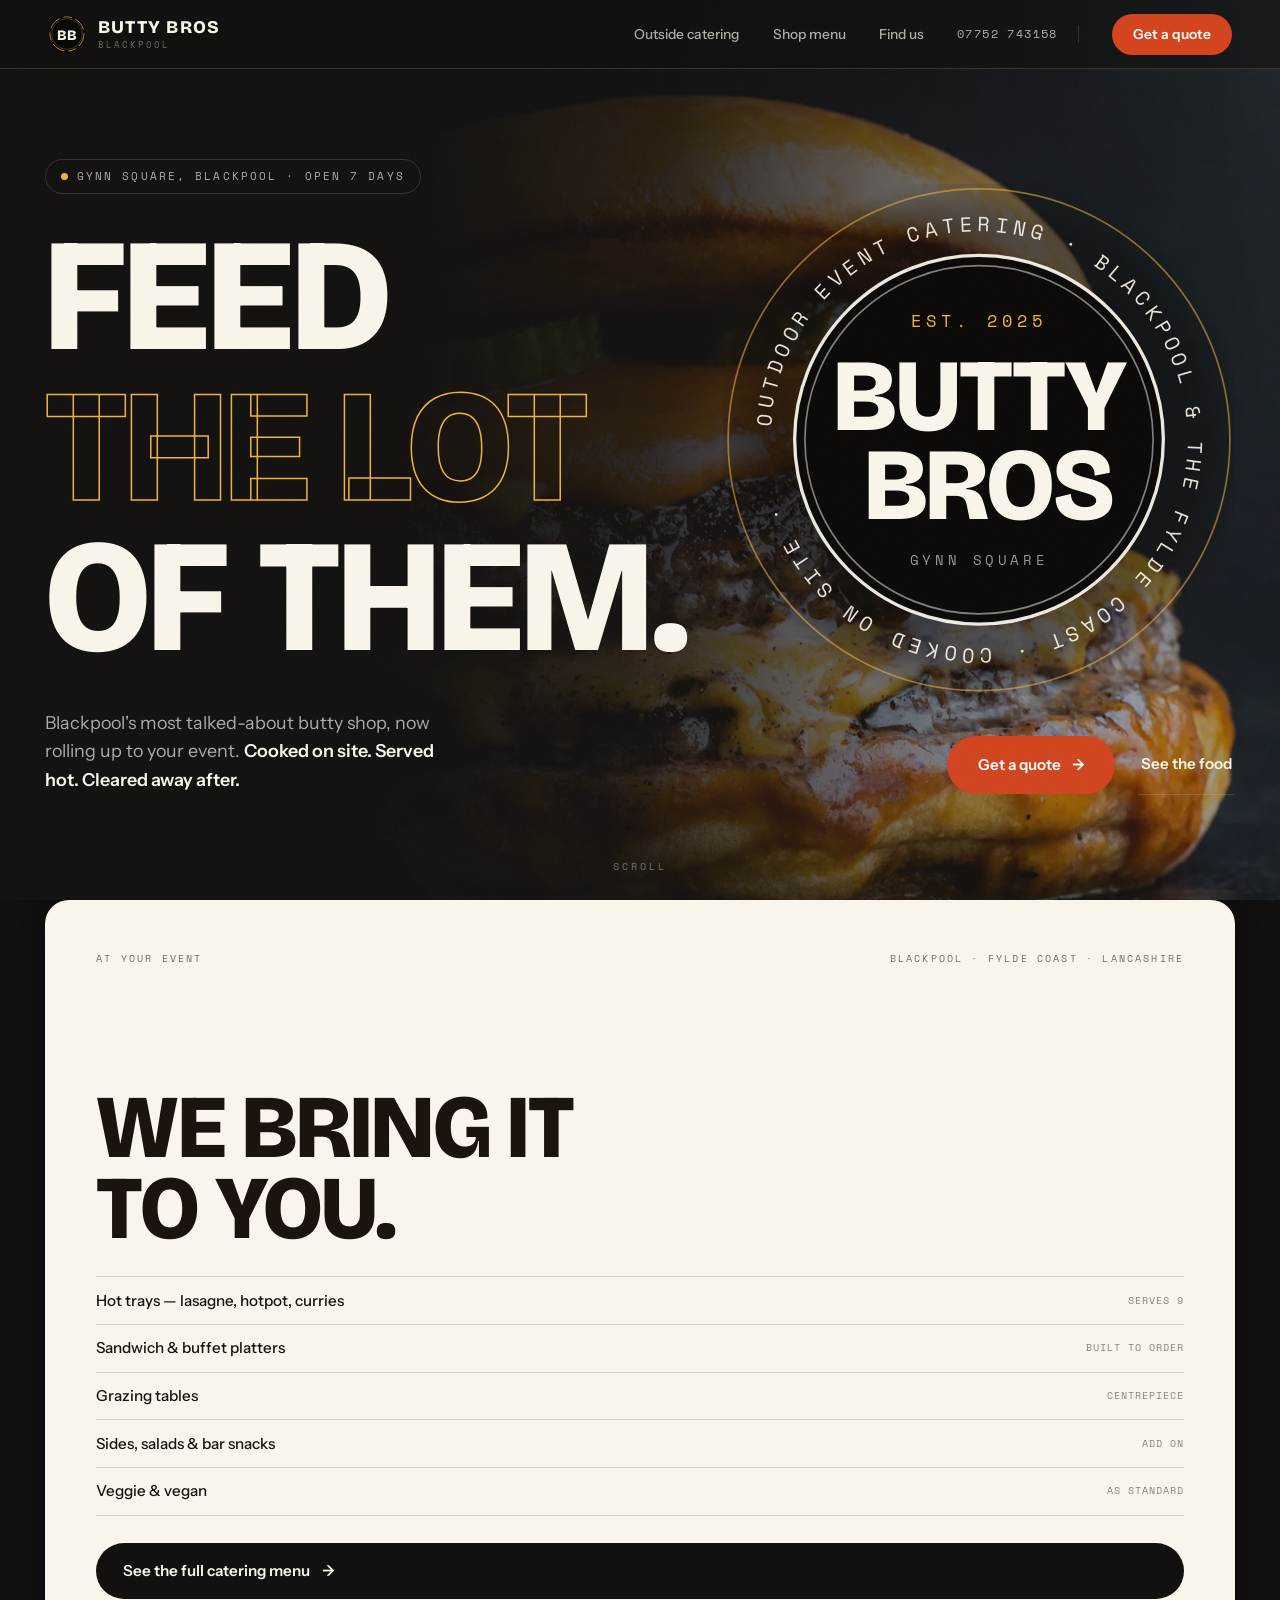
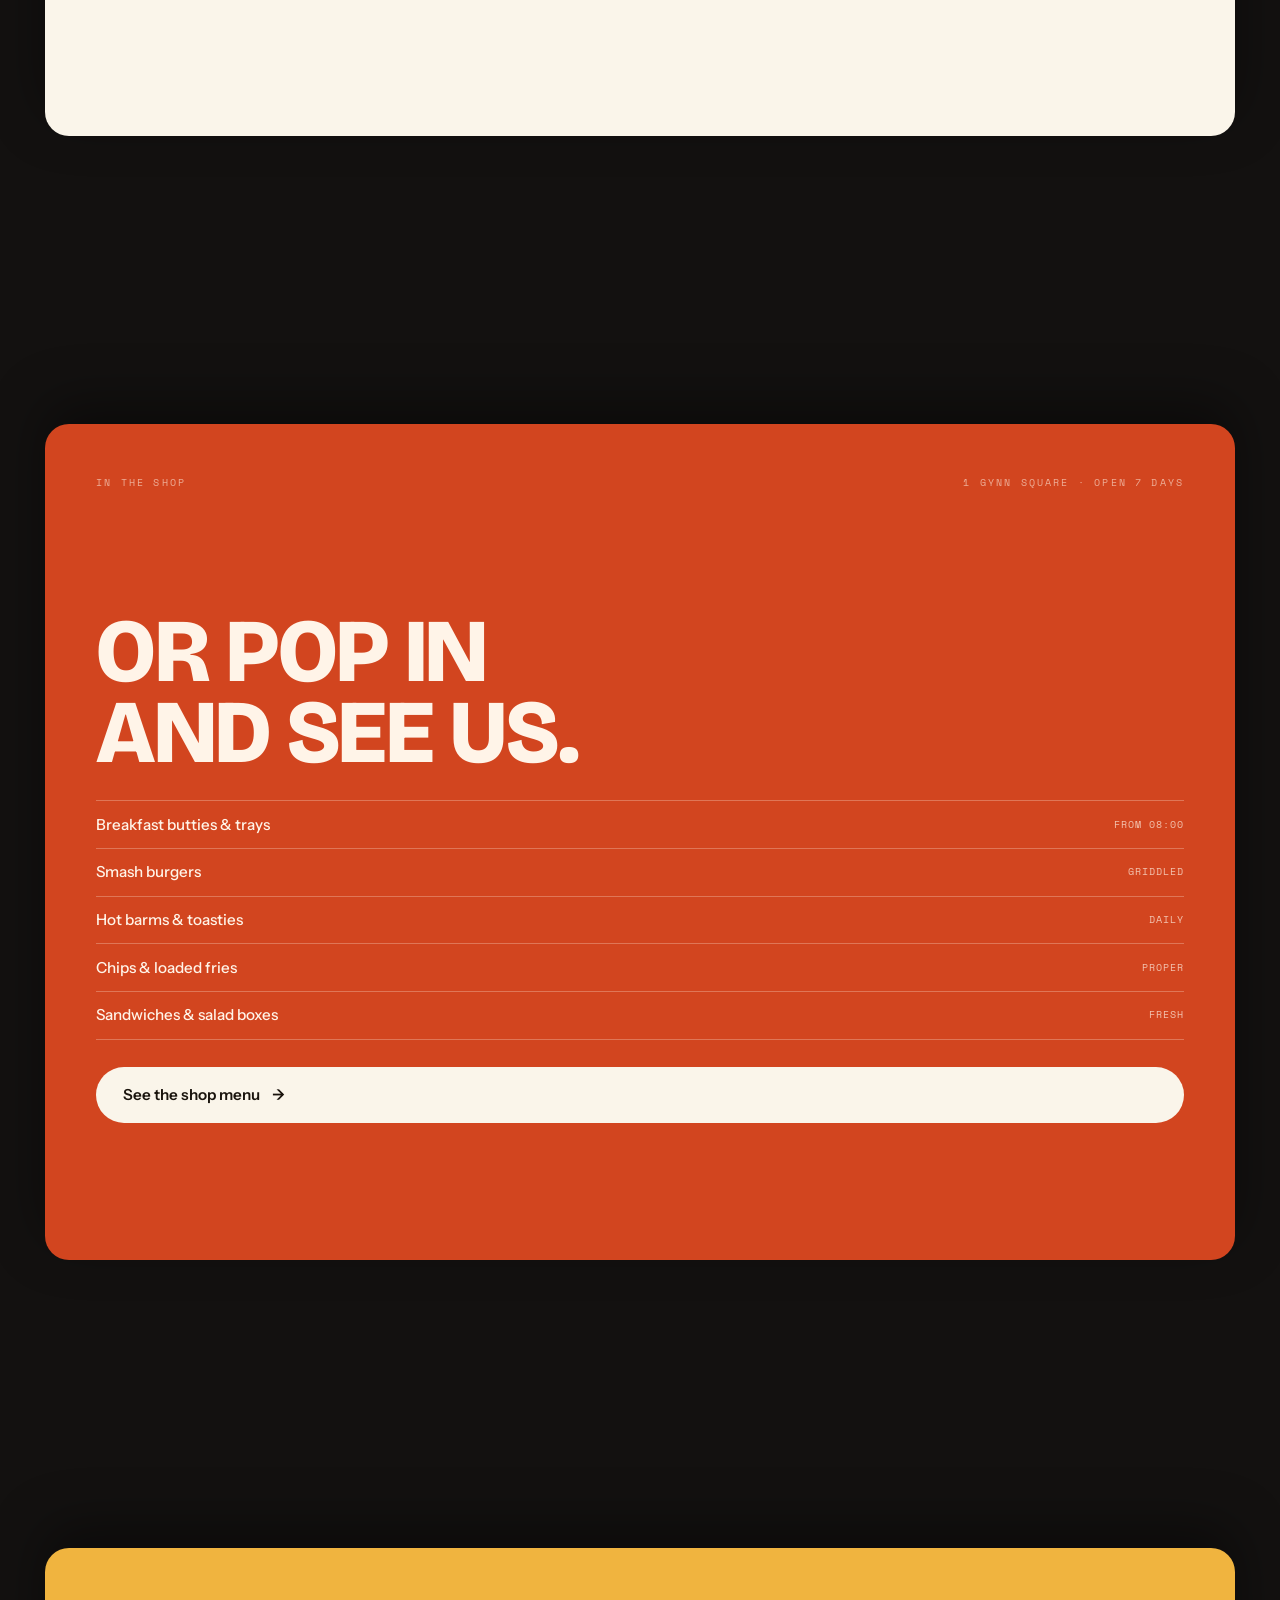
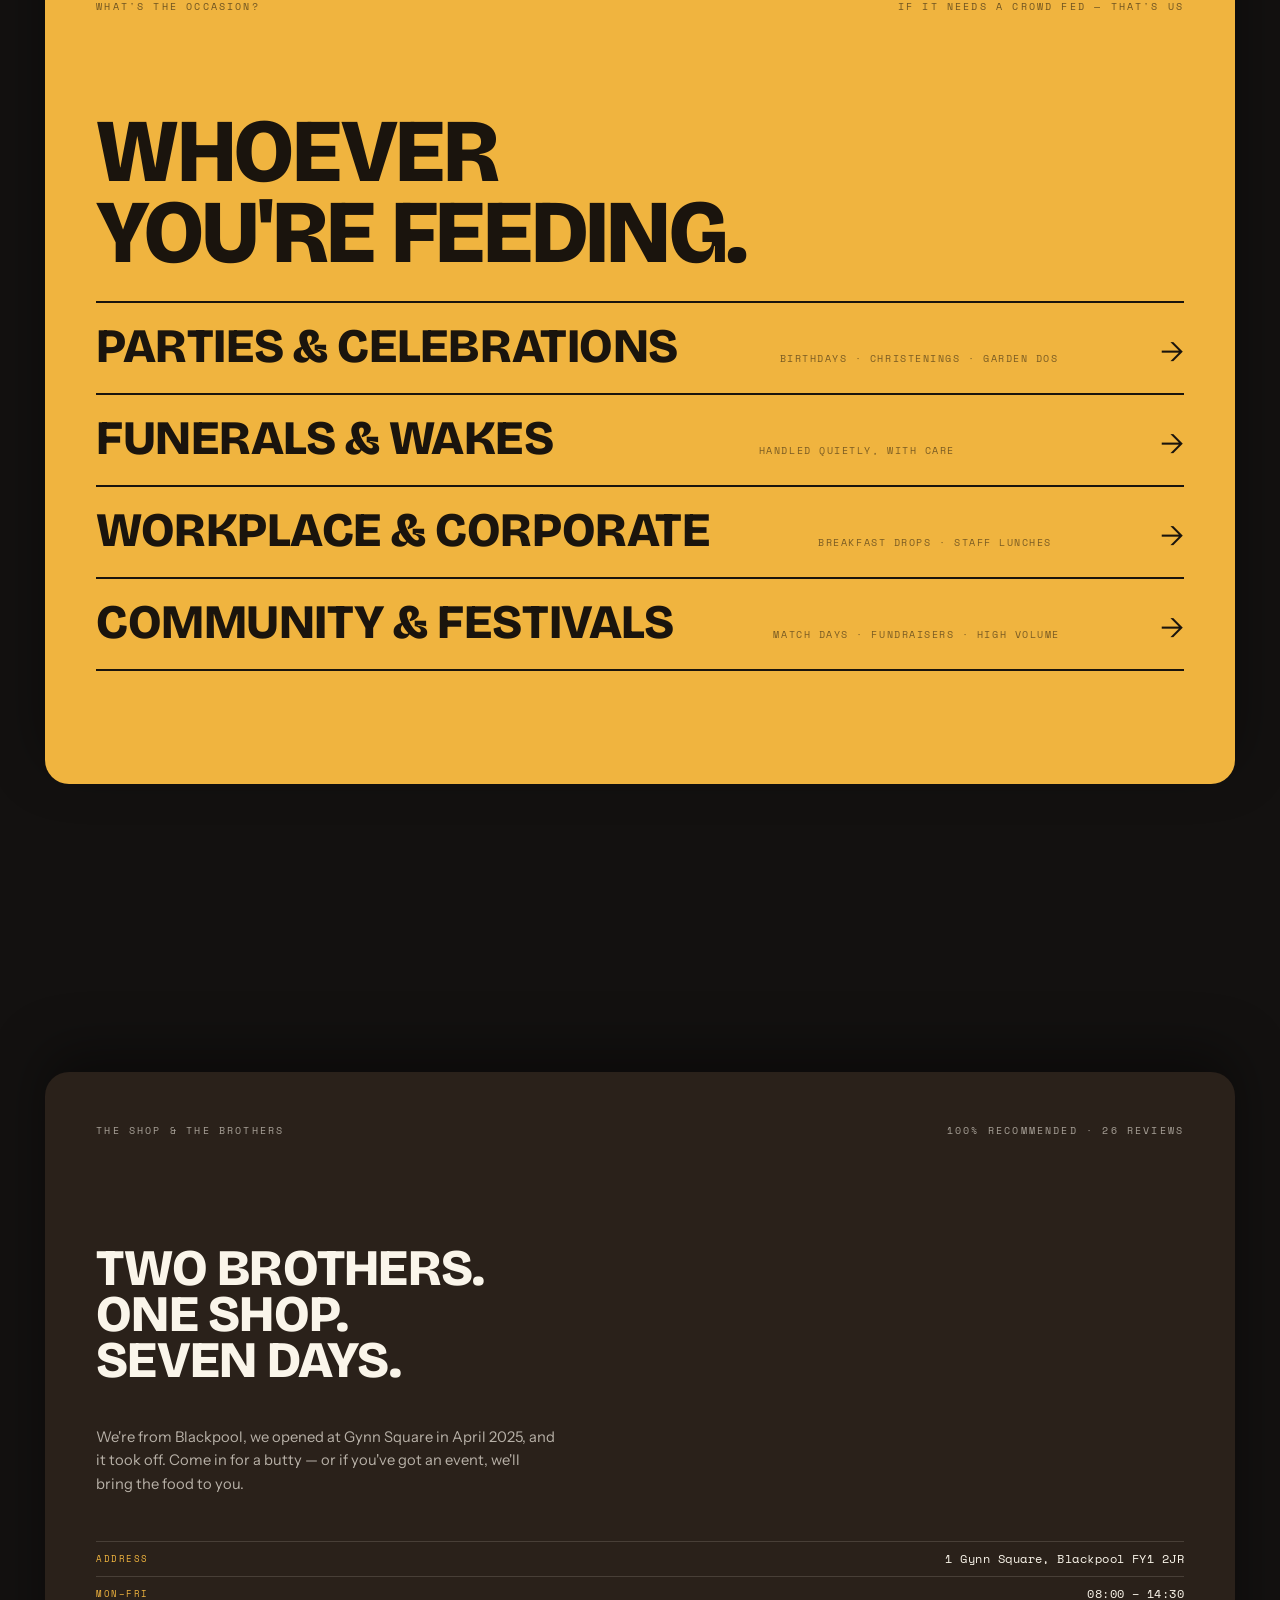
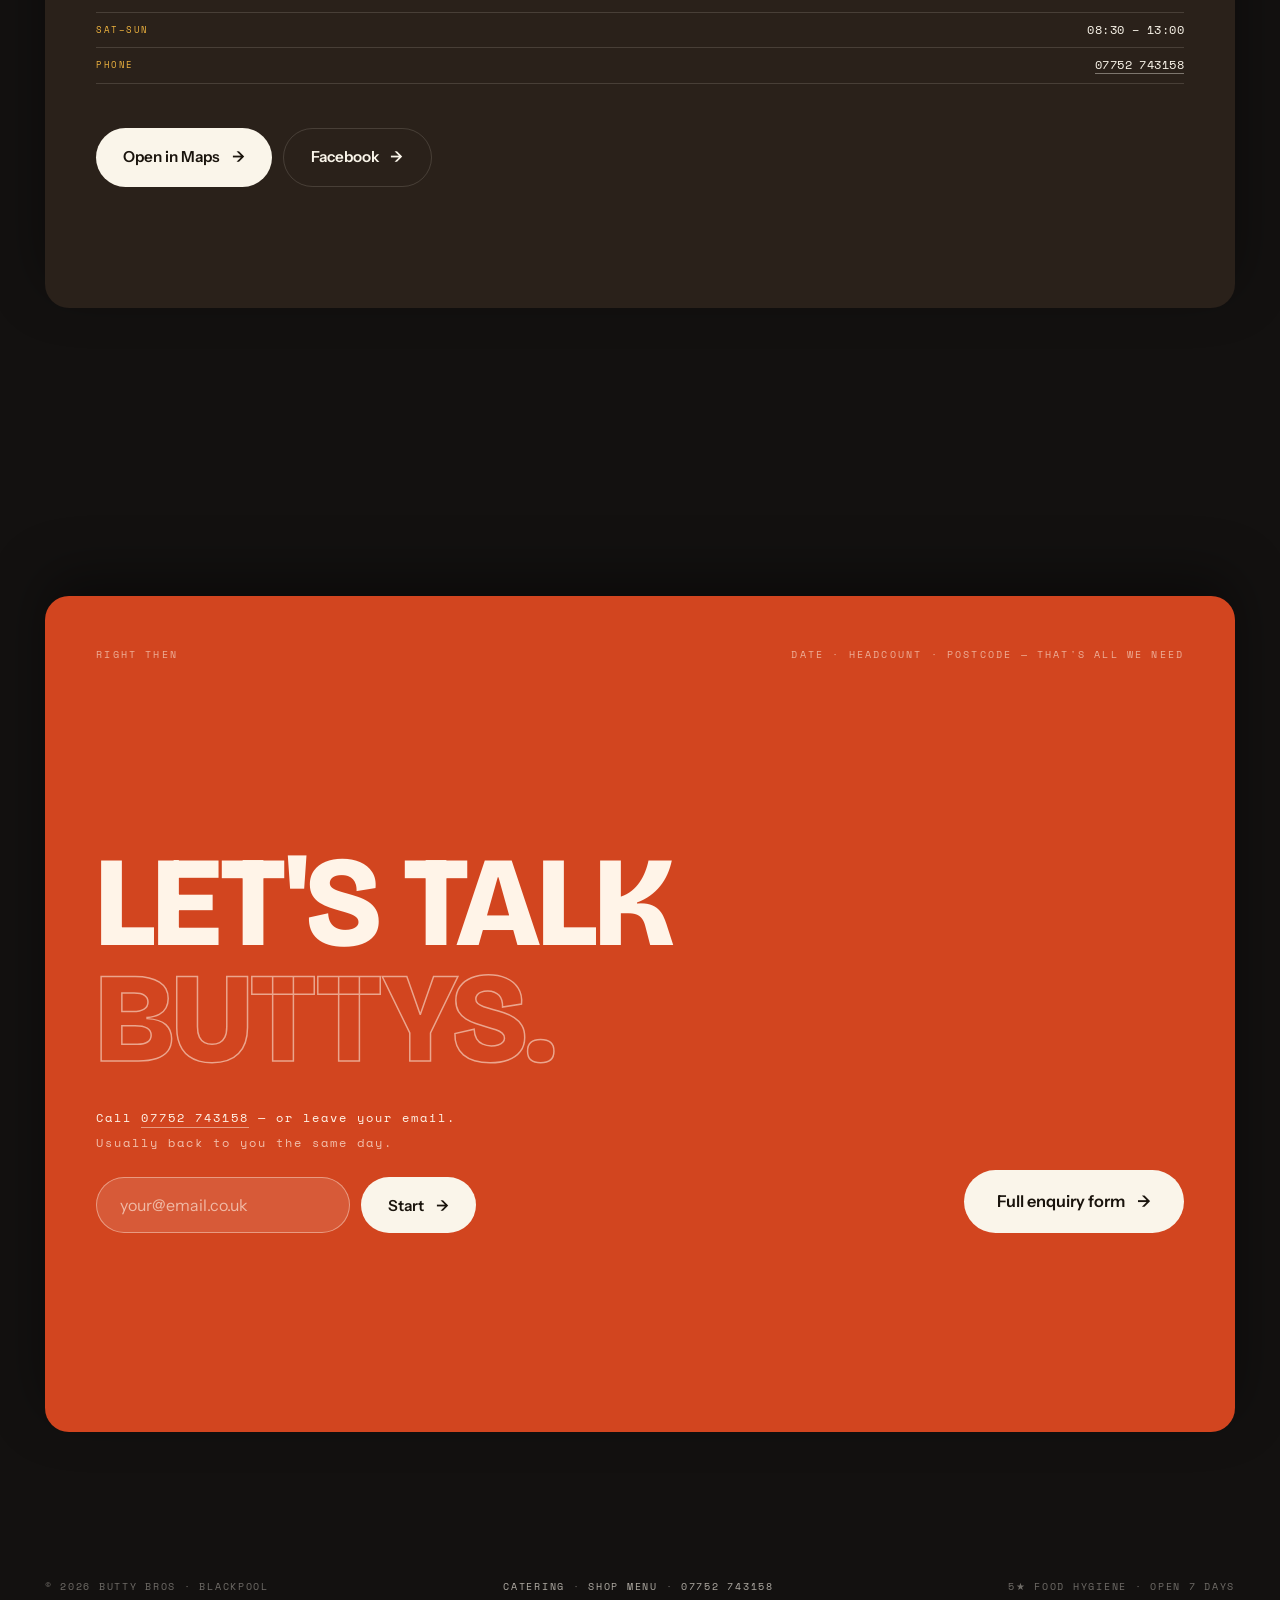
<file: index.html>
<!DOCTYPE html>
<html lang="en-GB">
<head>
<meta charset="UTF-8">
<meta name="viewport" content="width=device-width, initial-scale=1.0">
<title>Butty Bros — Event Catering &amp; Butty Shop, Blackpool</title>
<meta name="description" content="Hot food cooked fresh at your event across Blackpool &amp; the Fylde Coast. Parties, wakes, workplace catering. Get a quote — usually same day.">
<link rel="canonical" href="https://www.buttybros.co.uk/">
<meta name="robots" content="index, follow, max-image-preview:large">
<meta name="theme-color" content="#131110">
<meta name="geo.region" content="GB-BPL">
<meta name="geo.placename" content="Blackpool">
<meta name="geo.position" content="53.83235;-3.0543">
<meta property="og:type" content="website">
<meta property="og:site_name" content="Butty Bros">
<meta property="og:title" content="Butty Bros — Outdoor Event Catering &amp; Butty Shop, Blackpool">
<meta property="og:description" content="Hot food cooked fresh at your event across Blackpool &amp; the Fylde Coast. Parties, wakes, workplace catering. Get a quote — usually same day.">
<meta property="og:url" content="https://www.buttybros.co.uk/">
<meta property="og:image" content="https://www.buttybros.co.uk/images/og-cover.jpg">
<meta property="og:image:width" content="1200">
<meta property="og:image:height" content="630">
<meta name="twitter:image" content="https://www.buttybros.co.uk/images/og-cover.jpg">
<meta property="og:locale" content="en_GB">
<meta name="twitter:card" content="summary_large_image">
<link rel="preconnect" href="https://fonts.googleapis.com">
<link rel="preconnect" href="https://fonts.gstatic.com" crossorigin>
<link href="https://fonts.googleapis.com/css2?family=Bricolage+Grotesque:opsz,wght@12..96,600;12..96,800&family=Instrument+Sans:wght@400;500;600&family=Space+Mono:wght@400;700&display=swap" rel="stylesheet">
<link rel="stylesheet" href="css/v3.css?v=14">
<link rel="preload" as="image" type="image/webp" href="images/hero-burger-1400.webp" imagesrcset="images/hero-burger-900.webp 900w, images/hero-burger-1400.webp 1400w, images/hero-burger-1800.webp 1800w" imagesizes="100vw" fetchpriority="high">
<link rel="icon" href="images/favicon.svg" type="image/svg+xml">
<link rel="apple-touch-icon" href="images/apple-touch-icon.png">
<script type="application/ld+json">
{
  "@context":"https://schema.org",
  "@type":"FoodEstablishment",
  "@id":"https://www.buttybros.co.uk/#business",
  "name":"Butty Bros",
  "description":"Butty shop and outdoor event caterer in Blackpool, serving freshly cooked food across the Fylde Coast and Lancashire.",
  "url":"https://www.buttybros.co.uk/",
  "telephone":"+447752743158",
  "servesCuisine":["British","Breakfast","Street Food","Sandwiches"],
  "priceRange":"££",
  "address":{"@type":"PostalAddress","streetAddress":"1 Gynn Square","addressLocality":"Blackpool","addressRegion":"Lancashire","postalCode":"FY1 2JR","addressCountry":"GB"},
  "geo":{"@type":"GeoCoordinates","latitude":53.83235,"longitude":-3.0543},
  "areaServed":[{"@type":"City","name":"Blackpool"},{"@type":"AdministrativeArea","name":"Fylde Coast"},{"@type":"AdministrativeArea","name":"Lancashire"}],
  "openingHoursSpecification":[
    {"@type":"OpeningHoursSpecification","dayOfWeek":["Monday","Tuesday","Wednesday","Thursday","Friday"],"opens":"08:00","closes":"14:30"},
    {"@type":"OpeningHoursSpecification","dayOfWeek":["Saturday","Sunday"],"opens":"08:30","closes":"13:00"}
  ],
  "sameAs":["https://www.facebook.com/p/Butty-Bros-61575108239572/"]
}
</script>
<style>.card__go--quiet{background:transparent!important;color:inherit!important;border:1px solid rgba(26,20,13,.16)}
.card__go--quiet:hover{background:#131110!important;color:#FAF5EA!important}</style>
</head>
<body>
<div class="grain" aria-hidden="true"></div>
<a class="skip" href="#main">Skip to content</a>

<nav class="nav" id="nav" aria-label="Primary">
  <a class="nav__brand" href="index.html" aria-current="page">
    <svg class="brandmark" viewBox="0 0 100 100" aria-hidden="true">
      <circle cx="50" cy="50" r="49" fill="#0B0908"/>
      <circle class="bm__spin" cx="50" cy="50" r="45" fill="none" stroke="#F0B43F" stroke-width="1.8" stroke-linecap="round" stroke-dasharray="34 12 20 12 34 12 20 12"/>
      <circle cx="50" cy="50" r="40.5" fill="none" stroke="#FAF5EA" stroke-width=".9" stroke-opacity=".55"/>
      <text x="50" y="65" text-anchor="middle" font-family="Bricolage Grotesque,sans-serif" font-weight="800" font-size="38" fill="#FAF5EA" letter-spacing="-1">BB</text>
    </svg>
    <span class="nav__wordmark">BUTTY BROS <small>Blackpool</small></span>
  </a>
  <div class="nav__links">
    <a href="outdoor-catering.html">Outside catering</a>
    <a href="menu.html">Shop menu</a>
    <a href="#visit">Find us</a>
    <a class="nav__tel" href="tel:+447752743158">07752 743158</a>
    <a class="pill" href="enquire.html">Get a quote</a>
    <button class="nav__burger" id="burger" aria-label="Menu" aria-expanded="false" aria-controls="mmenu">
      <svg width="26" height="26" viewBox="0 0 24 24" fill="none" stroke="currentColor" stroke-width="2.2" aria-hidden="true"><path d="M3 7h18M3 12h18M3 17h18" stroke-linecap="round"/></svg>
    </button>
  </div>
</nav>
<div class="mmenu" id="mmenu">
  <a href="index.html">Home <span class="arw" aria-hidden="true">→</span></a>
  <a href="outdoor-catering.html">Outside catering <span class="arw" aria-hidden="true">→</span></a>
  <a href="menu.html">Shop menu <span class="arw" aria-hidden="true">→</span></a>
  <a href="#visit">Find us <span class="arw" aria-hidden="true">→</span></a>
  <a href="enquire.html" class="hot">Get a quote <span class="arw" aria-hidden="true">→</span></a>
  <p class="mmenu__meta">1 Gynn Square, Blackpool FY1 2JR<br><a href="tel:+447752743158">07752 743158</a> · Open 7 days</p>
</div>

<main id="main">

<header class="hero" id="top">
  <div class="hero__bg">
    <picture>
      <source type="image/webp" srcset="images/hero-burger-900.webp 900w, images/hero-burger-1400.webp 1400w, images/hero-burger-1800.webp 1800w" sizes="100vw">
      <img src="images/hero-burger-1400.jpg" srcset="images/hero-burger-900.jpg 900w, images/hero-burger-1400.jpg 1400w, images/hero-burger-1800.jpg 1800w" sizes="100vw" alt="" width="1800" height="2700" fetchpriority="high" decoding="async">
    </picture>
  </div>
  <div class="hero__scrim"></div>

  <div class="hero__inner">
    <div class="hero__seal" aria-hidden="true">
      <svg viewBox="0 0 400 400" xmlns="http://www.w3.org/2000/svg">
        <defs>
          <path id="sealArc" fill="none" d="M37,200 a163,163 0 1,1 326,0 a163,163 0 1,1 -326,0"/>
        </defs>
        <circle class="seal__edge" cx="200" cy="200" r="196"/>
        <g class="seal__ring">
          <text class="seal__arc"><textPath href="#sealArc" startOffset="1%">OUTDOOR EVENT CATERING &#183; BLACKPOOL &amp; THE FYLDE COAST &#183; COOKED ON SITE &#183;</textPath></text>
        </g>
        <circle class="seal__disc" cx="200" cy="200" r="144"/>
        <circle class="seal__ring1" cx="200" cy="200" r="144"/>
        <circle class="seal__ring2" cx="200" cy="200" r="136"/>
        <text class="seal__meta" x="200" y="112" text-anchor="middle">EST. 2025</text>
        <text class="seal__word" x="200" y="192" text-anchor="middle" font-size="80">BUTTY</text>
        <text class="seal__word" x="207" y="262" text-anchor="middle" font-size="80" letter-spacing="13">BROS</text>
        <text class="seal__foot" x="200" y="298" text-anchor="middle">GYNN SQUARE</text>
      </svg>
    </div>
    <p class="status"><span class="dot" aria-hidden="true"></span> <span id="open-badge">Gynn Square, Blackpool</span></p>
    <h1>
      <span class="row r1"><span class="lift">Feed</span></span>
      <span class="row r2"><span class="lift ghost">the lot</span></span>
      <span class="row r3"><span class="lift">of them.</span></span>
    </h1>
    <div class="hero__foot anim-in">
      <p class="hero__lede">Blackpool's most talked-about butty shop, now rolling up to your event. <strong>Cooked on site. Served hot. Cleared away after.</strong></p>
      <div class="hero__cta">
        <a class="btn btn--ketchup" href="enquire.html">Get a quote <span class="arw" aria-hidden="true">→</span></a>
        <a class="btn btn--bare" href="#menu">See the food</a>
      </div>
    </div>
  </div>
  <span class="hero__hint" aria-hidden="true">Scroll</span>
</header>

<div class="deck">

<article class="card card--cream" id="menu" aria-label="Outside catering">
  <div class="card__tag"><span>At your event</span><span>Blackpool &middot; Fylde Coast &middot; Lancashire</span></div>
  <h2>We bring it<br>to you.</h2>
  <ul class="mlist">
    <li><span>Hot trays &mdash; lasagne, hotpot, curries</span><span>Serves 9</span></li>
    <li><span>Sandwich &amp; buffet platters</span><span>Built to order</span></li>
    <li><span>Grazing tables</span><span>Centrepiece</span></li>
    <li><span>Sides, salads &amp; bar snacks</span><span>Add on</span></li>
    <li><span>Veggie &amp; vegan</span><span>As standard</span></li>
  </ul>
  <a class="card__go" href="outdoor-catering.html">See the full catering menu <span aria-hidden="true">&rarr;</span></a>
</article>

<article class="card card--ketchup" id="shop" aria-label="The shop menu">
  <div class="card__tag"><span>In the shop</span><span>1 Gynn Square &middot; Open 7 days</span></div>
  <h2>Or pop in<br>and see us.</h2>
  <ul class="mlist">
    <li><span>Breakfast butties &amp; trays</span><span>From 08:00</span></li>
    <li><span>Smash burgers</span><span>Griddled</span></li>
    <li><span>Hot barms &amp; toasties</span><span>Daily</span></li>
    <li><span>Chips &amp; loaded fries</span><span>Proper</span></li>
    <li><span>Sandwiches &amp; salad boxes</span><span>Fresh</span></li>
  </ul>
  <a class="card__go" href="menu.html">See the shop menu <span aria-hidden="true">&rarr;</span></a>
</article>

<article class="card card--butter" id="occasions" aria-label="Occasions we cater">
  <div class="card__tag"><span>What's the occasion?</span><span>If it needs a crowd fed — that's us</span></div>
  <h2>Whoever<br>you're feeding.</h2>
  <ul class="occ">
    <li><a href="outdoor-catering.html#parties"><span class="t">Parties &amp; celebrations</span><span class="d">Birthdays · Christenings · Garden dos</span><span class="arw" aria-hidden="true">→</span></a></li>
    <li><a href="outdoor-catering.html#wakes"><span class="t">Funerals &amp; wakes</span><span class="d">Handled quietly, with care</span><span class="arw" aria-hidden="true">→</span></a></li>
    <li><a href="outdoor-catering.html#workplace"><span class="t">Workplace &amp; corporate</span><span class="d">Breakfast drops · Staff lunches</span><span class="arw" aria-hidden="true">→</span></a></li>
    <li><a href="outdoor-catering.html#community"><span class="t">Community &amp; festivals</span><span class="d">Match days · Fundraisers · High volume</span><span class="arw" aria-hidden="true">→</span></a></li>
  </ul>
</article>

<article class="card card--toast" id="visit" aria-label="About and where to find us">
  <div class="card__tag"><span>The shop &amp; the brothers</span><span>100% recommended &middot; 26 reviews</span></div>
  <h2>Two brothers.<br>One shop.<br>Seven days.</h2>
  <p class="card__copy">We're from Blackpool, we opened at Gynn Square in April 2025, and it took off. Come in for a butty &mdash; or if you've got an event, we'll bring the food to you.</p>
  <div class="facts">
    <div><b>Address</b><span>1 Gynn Square, Blackpool FY1 2JR</span></div>
    <div><b>Mon&ndash;Fri</b><span>08:00 &ndash; 14:30</span></div>
    <div><b>Sat&ndash;Sun</b><span>08:30 &ndash; 13:00</span></div>
    <div><b>Phone</b><span><a href="tel:+447752743158">07752 743158</a></span></div>
  </div>
  <div class="visit__links">
    <a class="card__go" href="https://maps.google.com/?q=Butty+Bros,+1+Gynn+Square,+Blackpool+FY1+2JR" rel="noopener">Open in Maps <span aria-hidden="true">&rarr;</span></a>
    <a class="card__go card__go--quiet" href="https://www.facebook.com/p/Butty-Bros-61575108239572/" rel="noopener">Facebook <span aria-hidden="true">&rarr;</span></a>
  </div>
</article>

<article class="card card--ketchup" id="enquire" aria-label="Get a quote">
  <div class="card__tag"><span>Right then</span><span>Date · Headcount · Postcode — that's all we need</span></div>
  <h2 class="big">Let's talk<br><em>buttys.</em></h2>
  <div class="card__body">
    <div>
      <span class="tel">Call <a href="tel:+447752743158">07752 743158</a> — or leave your email.<br><span style="opacity:.7">Usually back to you the same day.</span></span>
      <form class="quickmail" action="enquire.html" method="get">
        <label for="qm" class="skip">Your email</label>
        <input id="qm" type="email" name="email" placeholder="your@email.co.uk" autocomplete="email" required>
        <button class="card__go" type="submit">Start <span aria-hidden="true">→</span></button>
      </form>
    </div>
    <a class="card__go" href="enquire.html" style="font-size:1.02rem;padding:1.15rem 2.1rem">Full enquiry form <span aria-hidden="true">→</span></a>
  </div>
</article>

</div>
</main>

<footer>
  <div class="wrap foot__base">
    <span>© <span id="yr">2026</span> Butty Bros · Blackpool</span>
    <span><a href="outdoor-catering.html">Catering</a> · <a href="menu.html">Shop menu</a> · <a href="tel:+447752743158">07752 743158</a></span>
    <span>5★ Food hygiene · Open 7 days</span>
  </div>
</footer>

<div class="qbar">
  <a class="btn btn--dark" href="tel:+447752743158">Call</a>
  <a class="btn btn--ketchup" href="enquire.html">Get a quote →</a>
</div>

<script src="js/v3.js?v=6"></script>
</body>
</html>
</file>
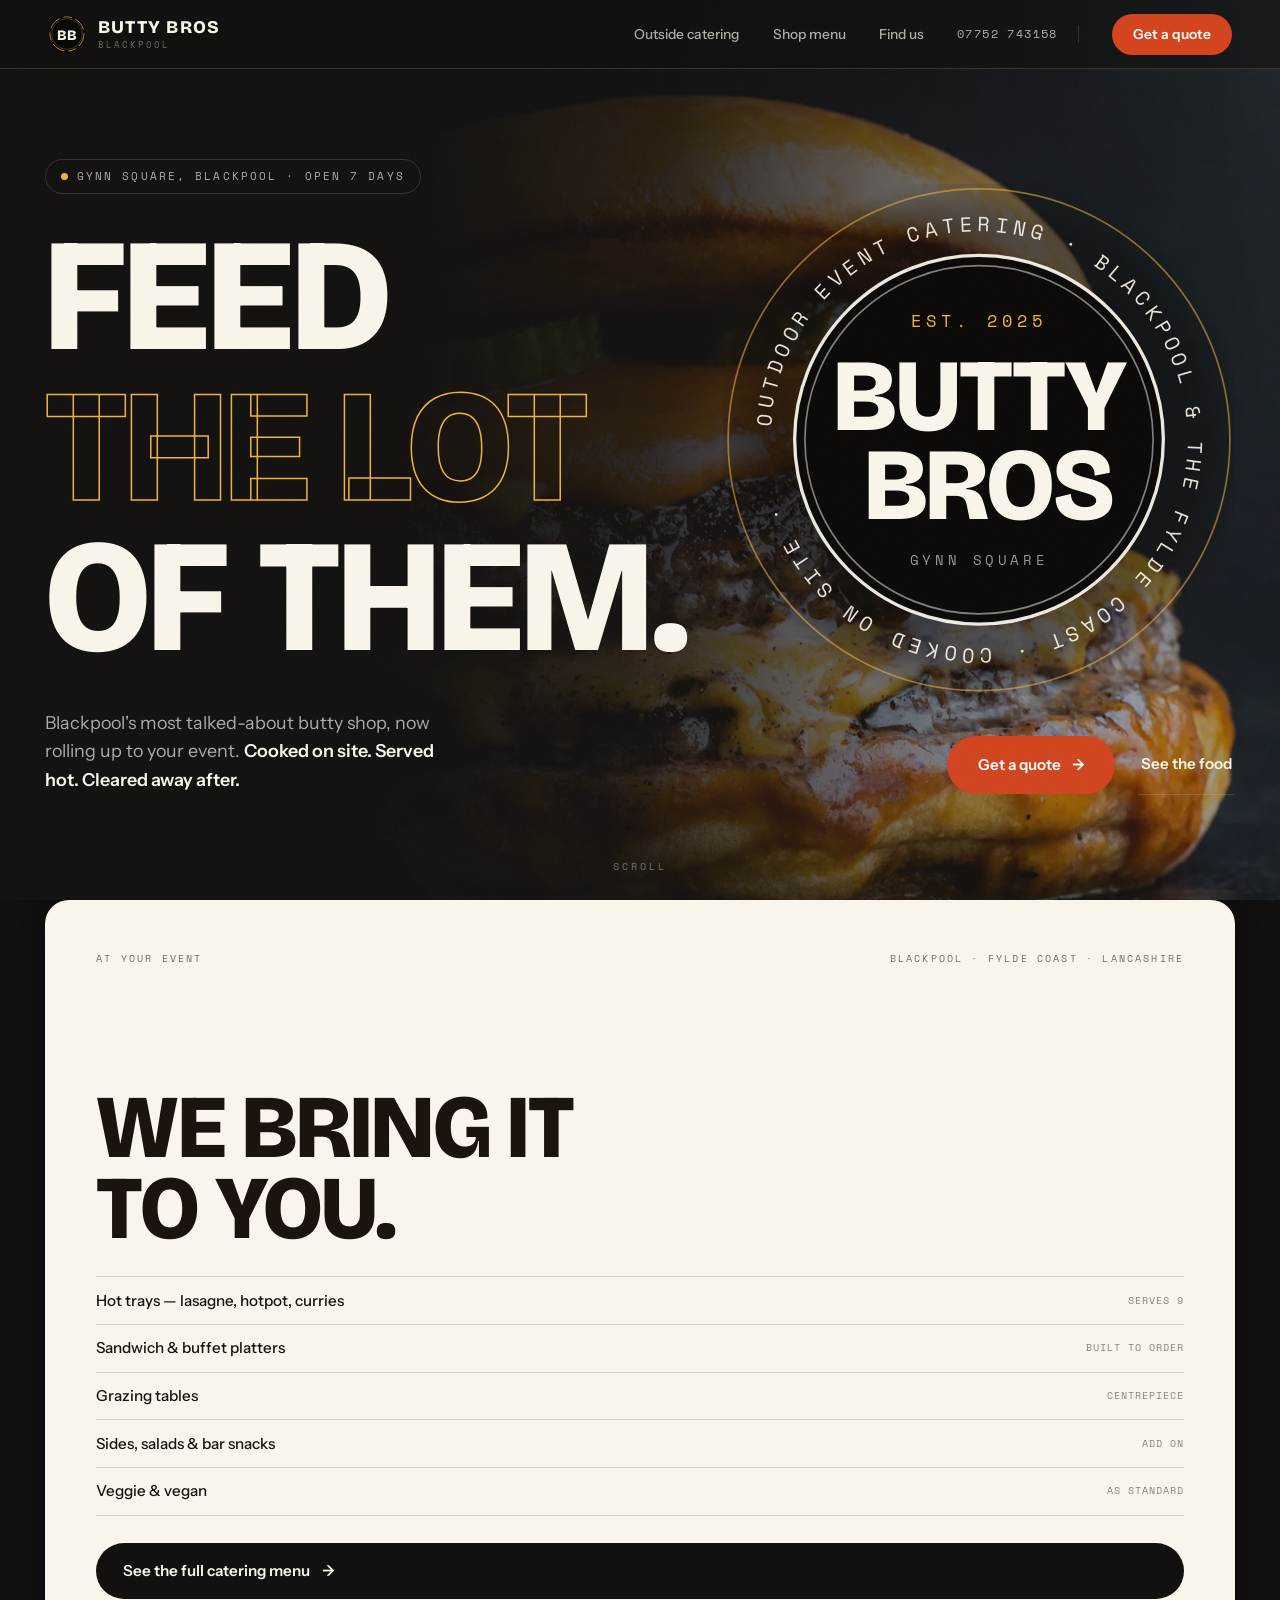
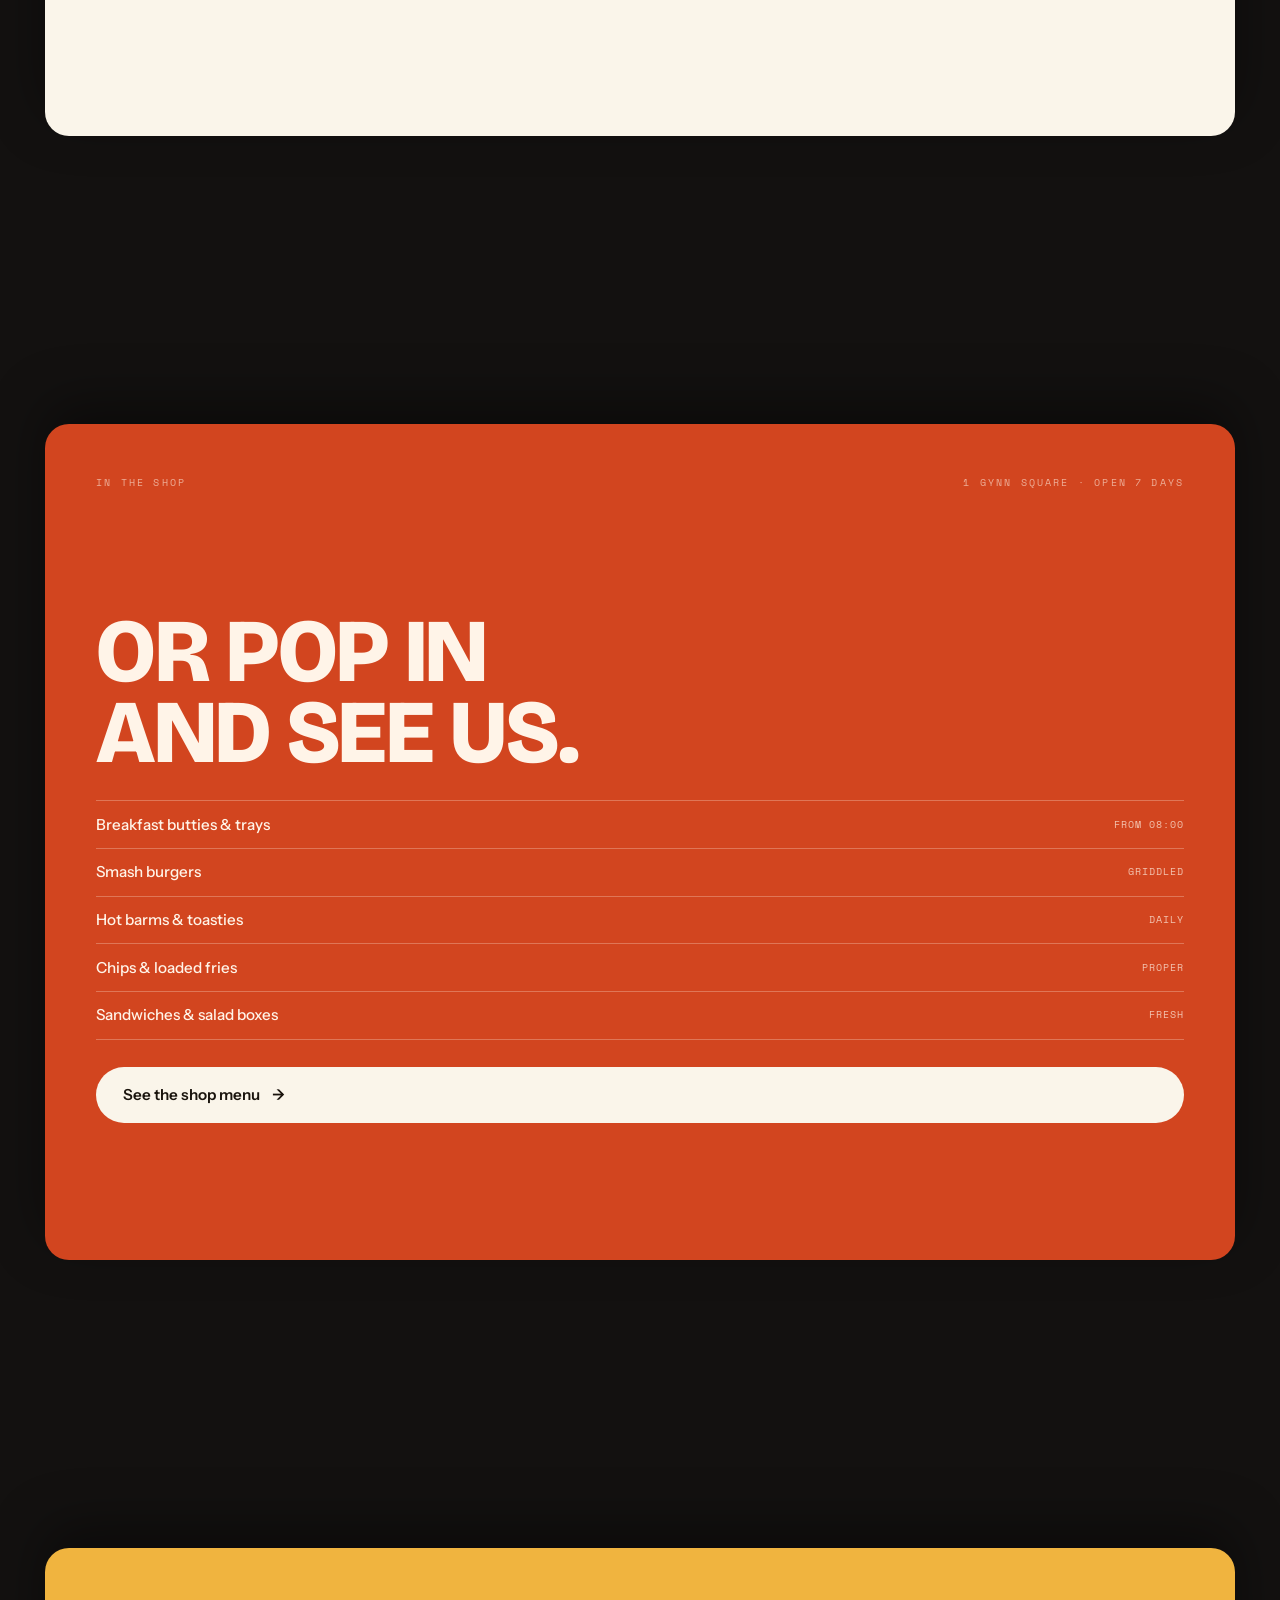
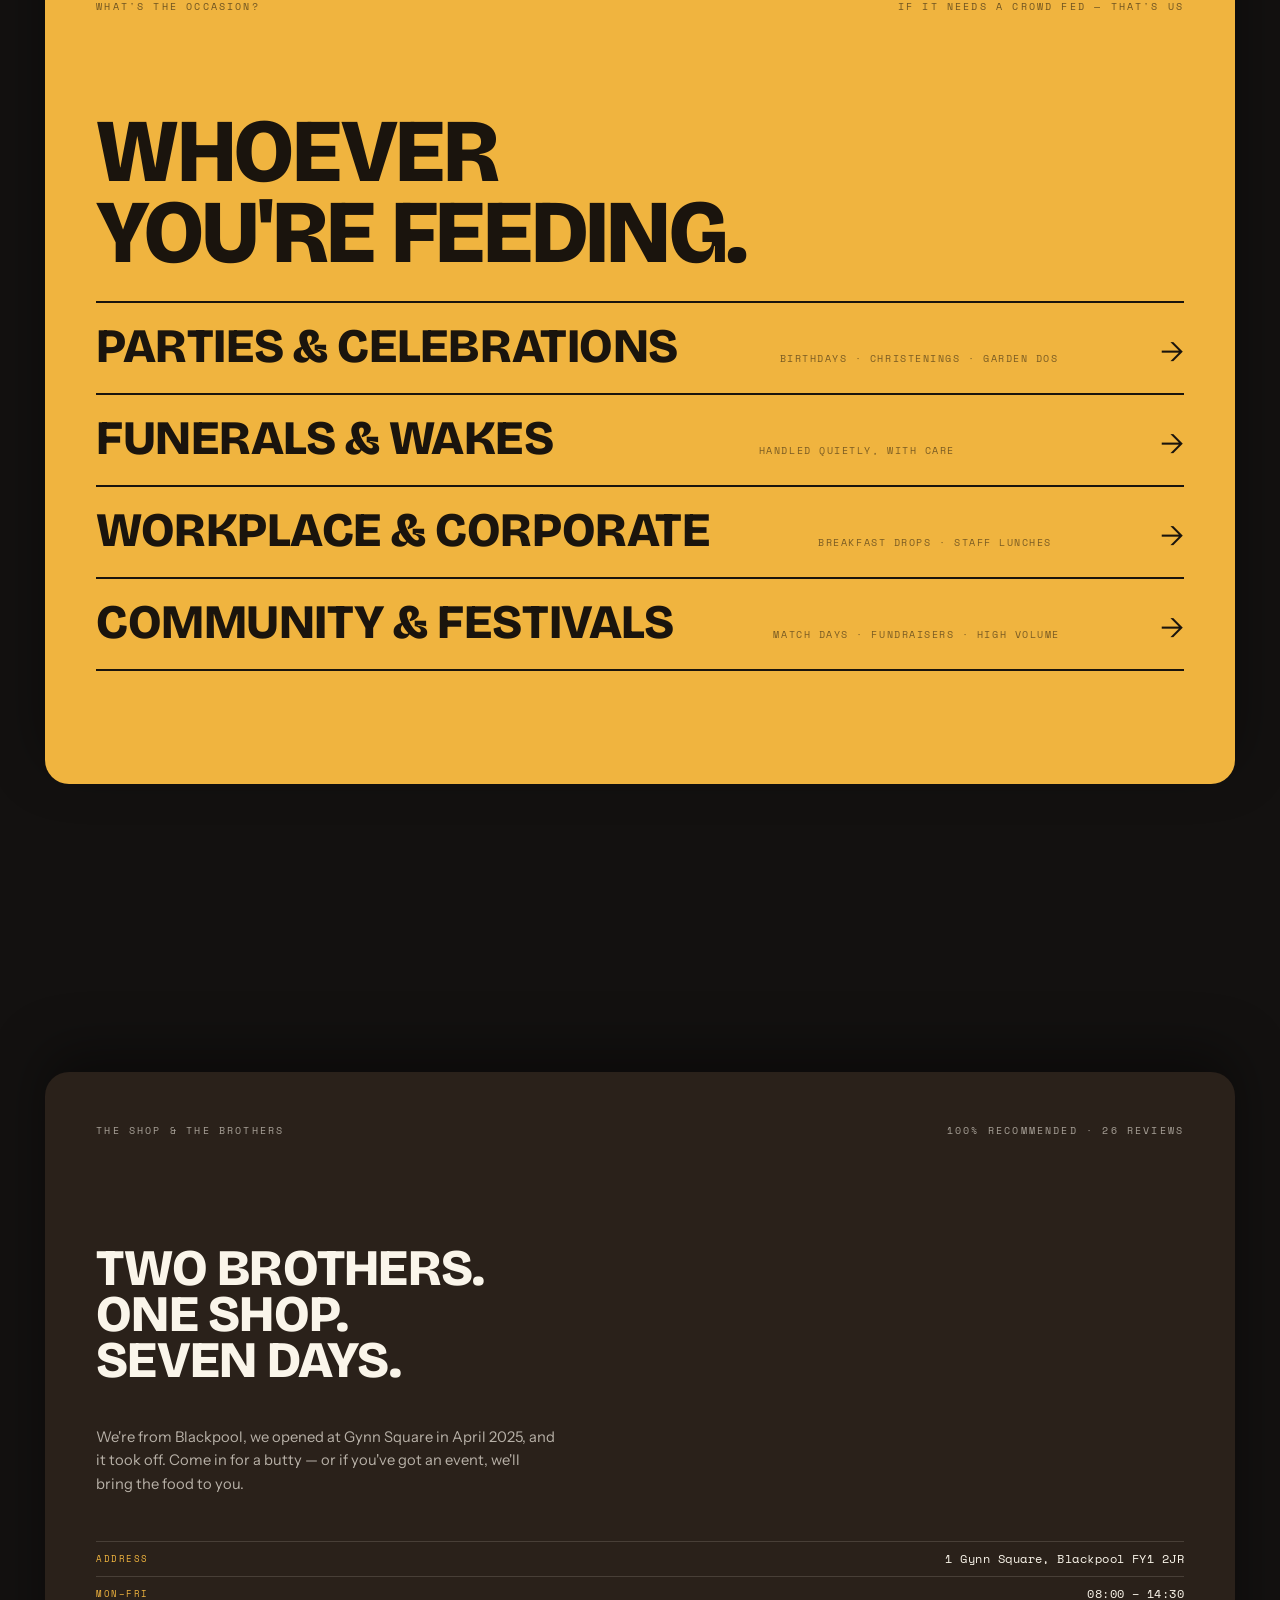
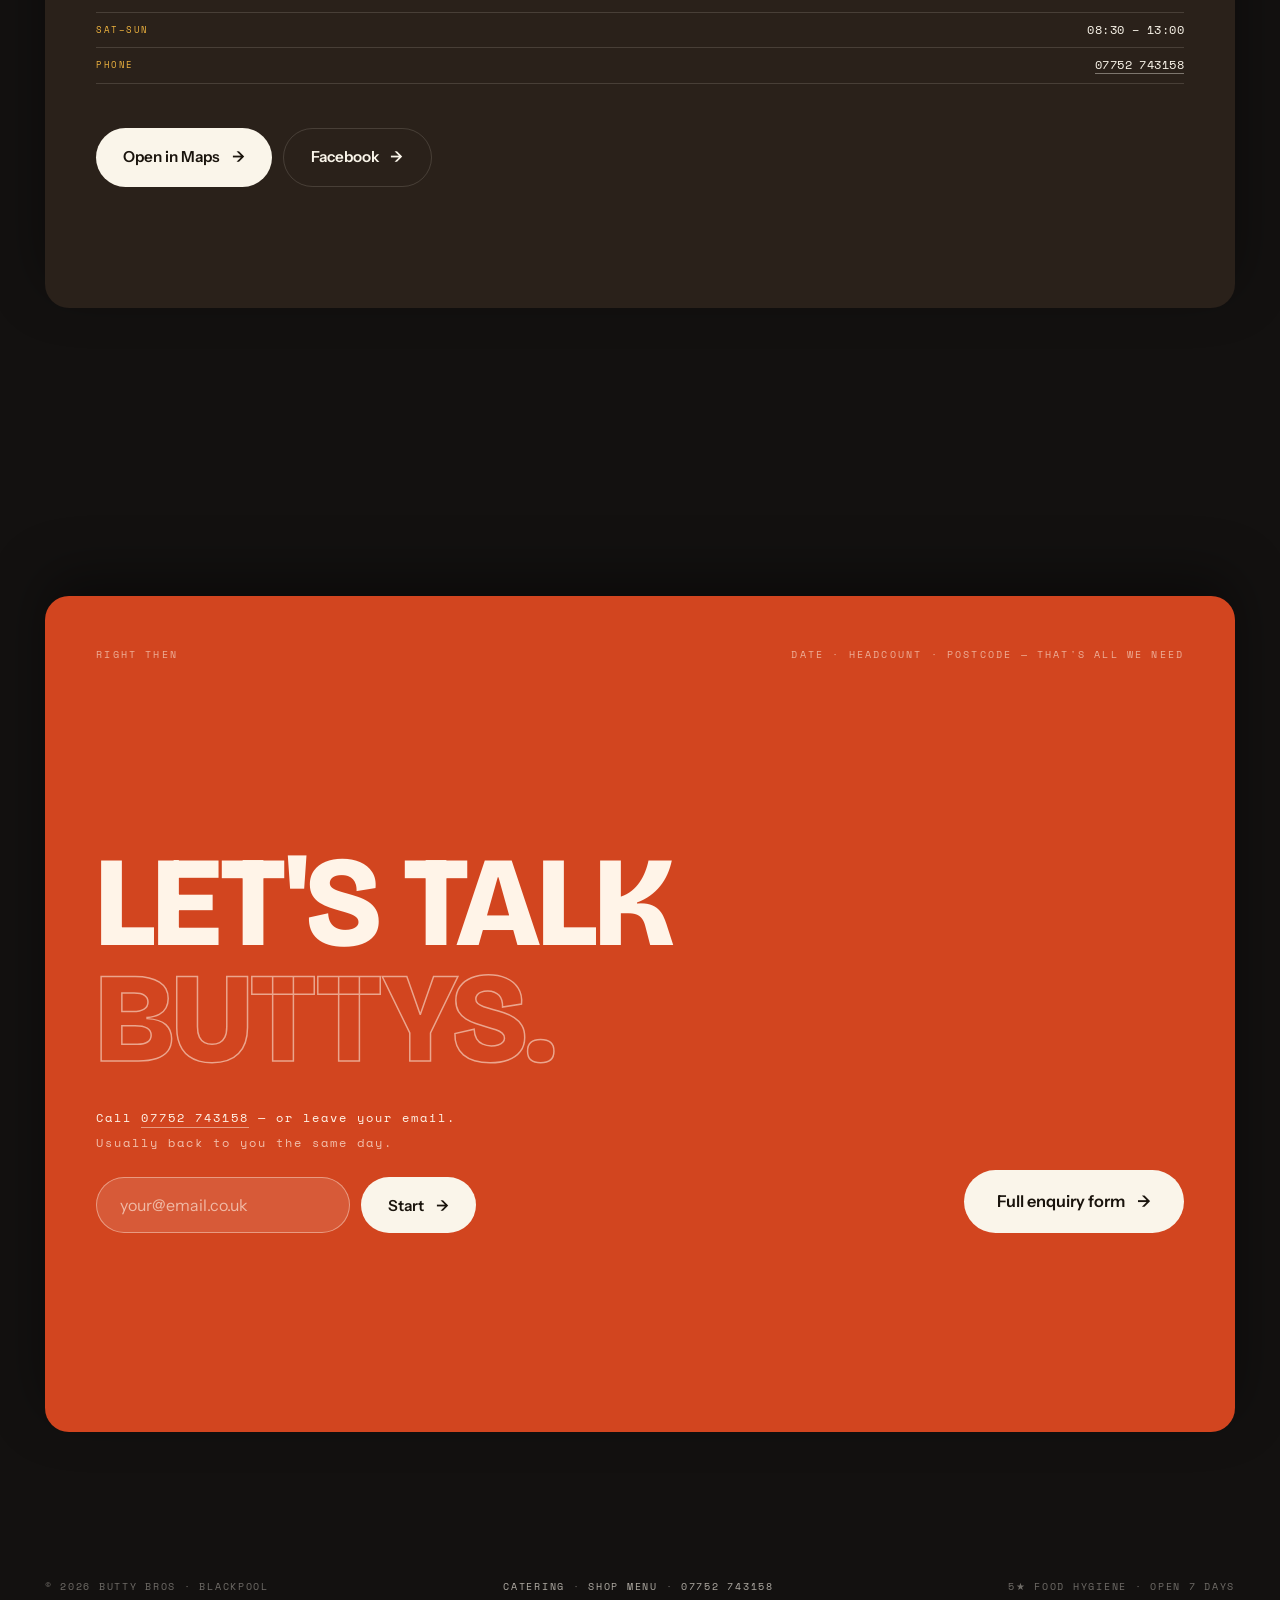
<file: about.html>
<!DOCTYPE html>
<html lang="en-GB">
<head>
<meta charset="UTF-8">
<title>Butty Bros — About</title>
<link rel="canonical" href="https://www.buttybros.co.uk/index.html">
<meta name="robots" content="noindex, follow">
<meta http-equiv="refresh" content="0; url=index.html#visit">
<script>location.replace('index.html#visit');</script>
</head>
<body><p>This page has moved. <a href="index.html#visit">Continue to Butty Bros →</a></p></body>
</html>
</file>
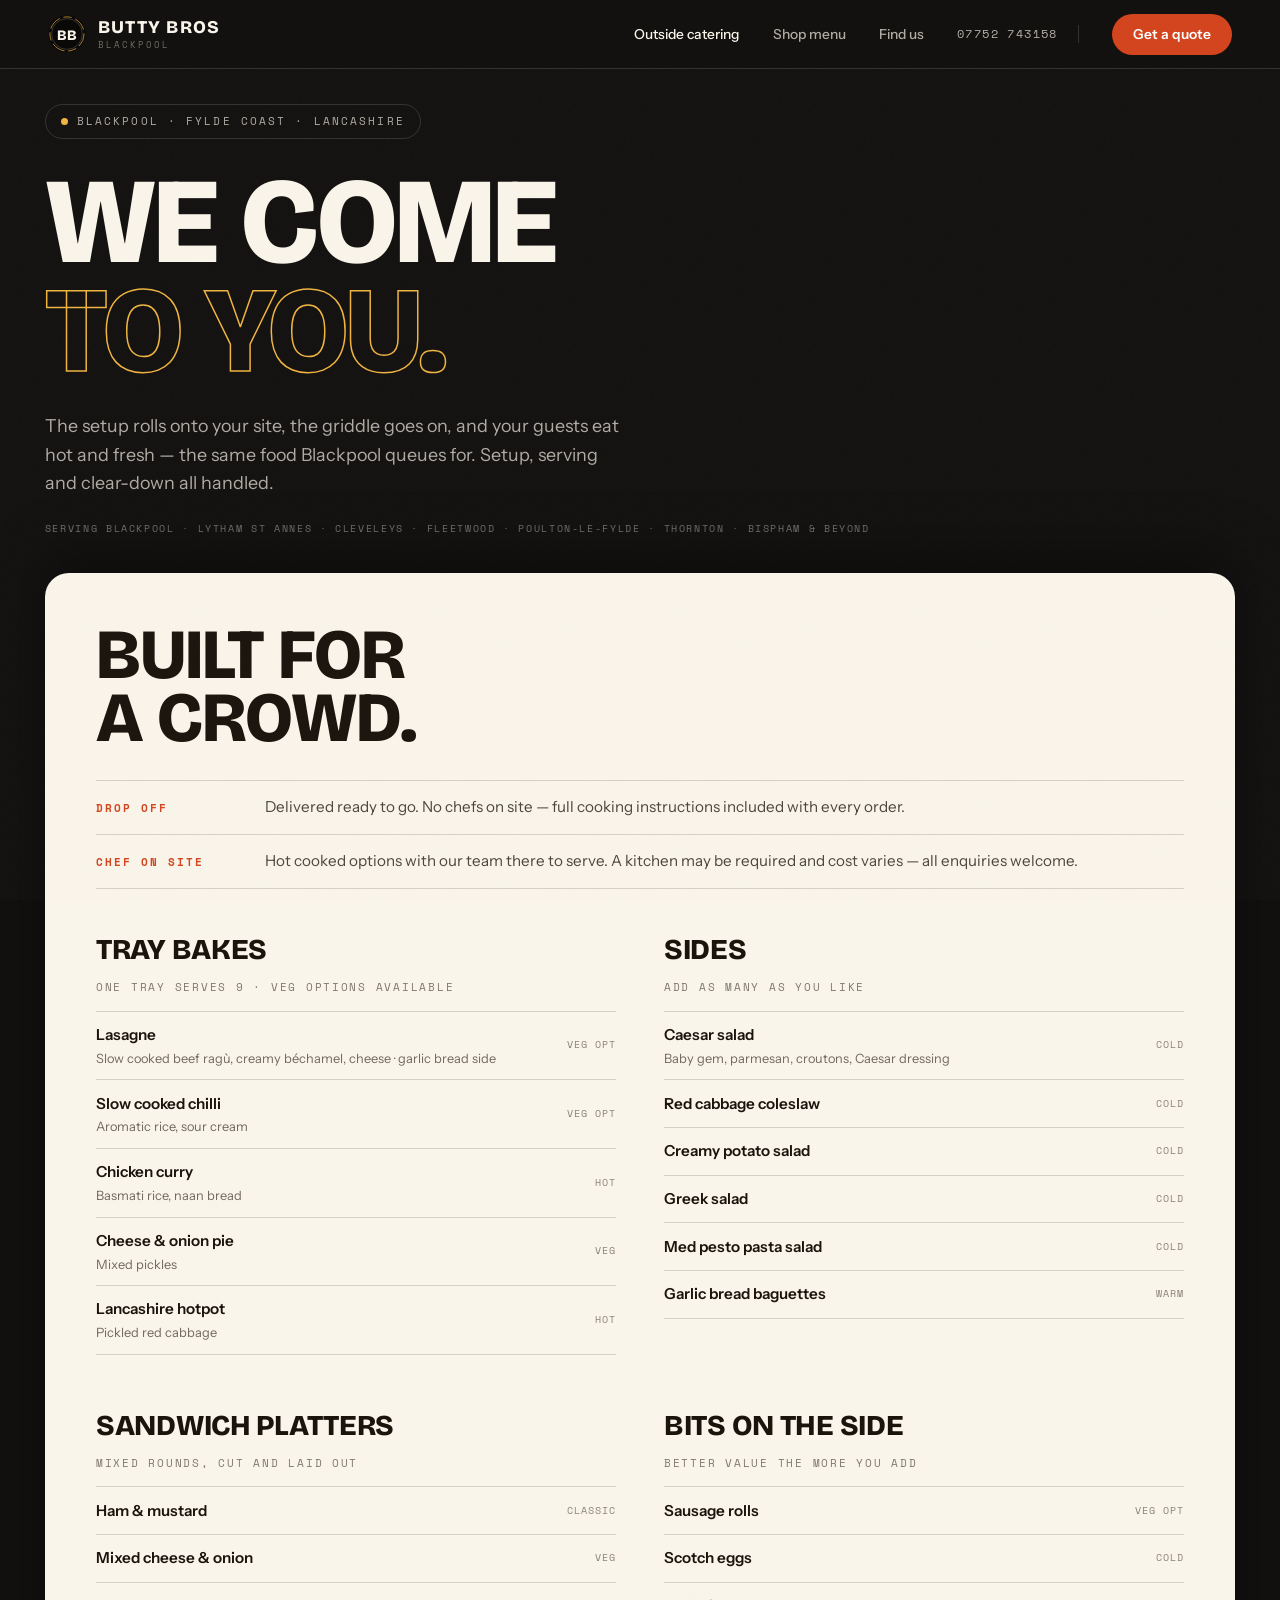
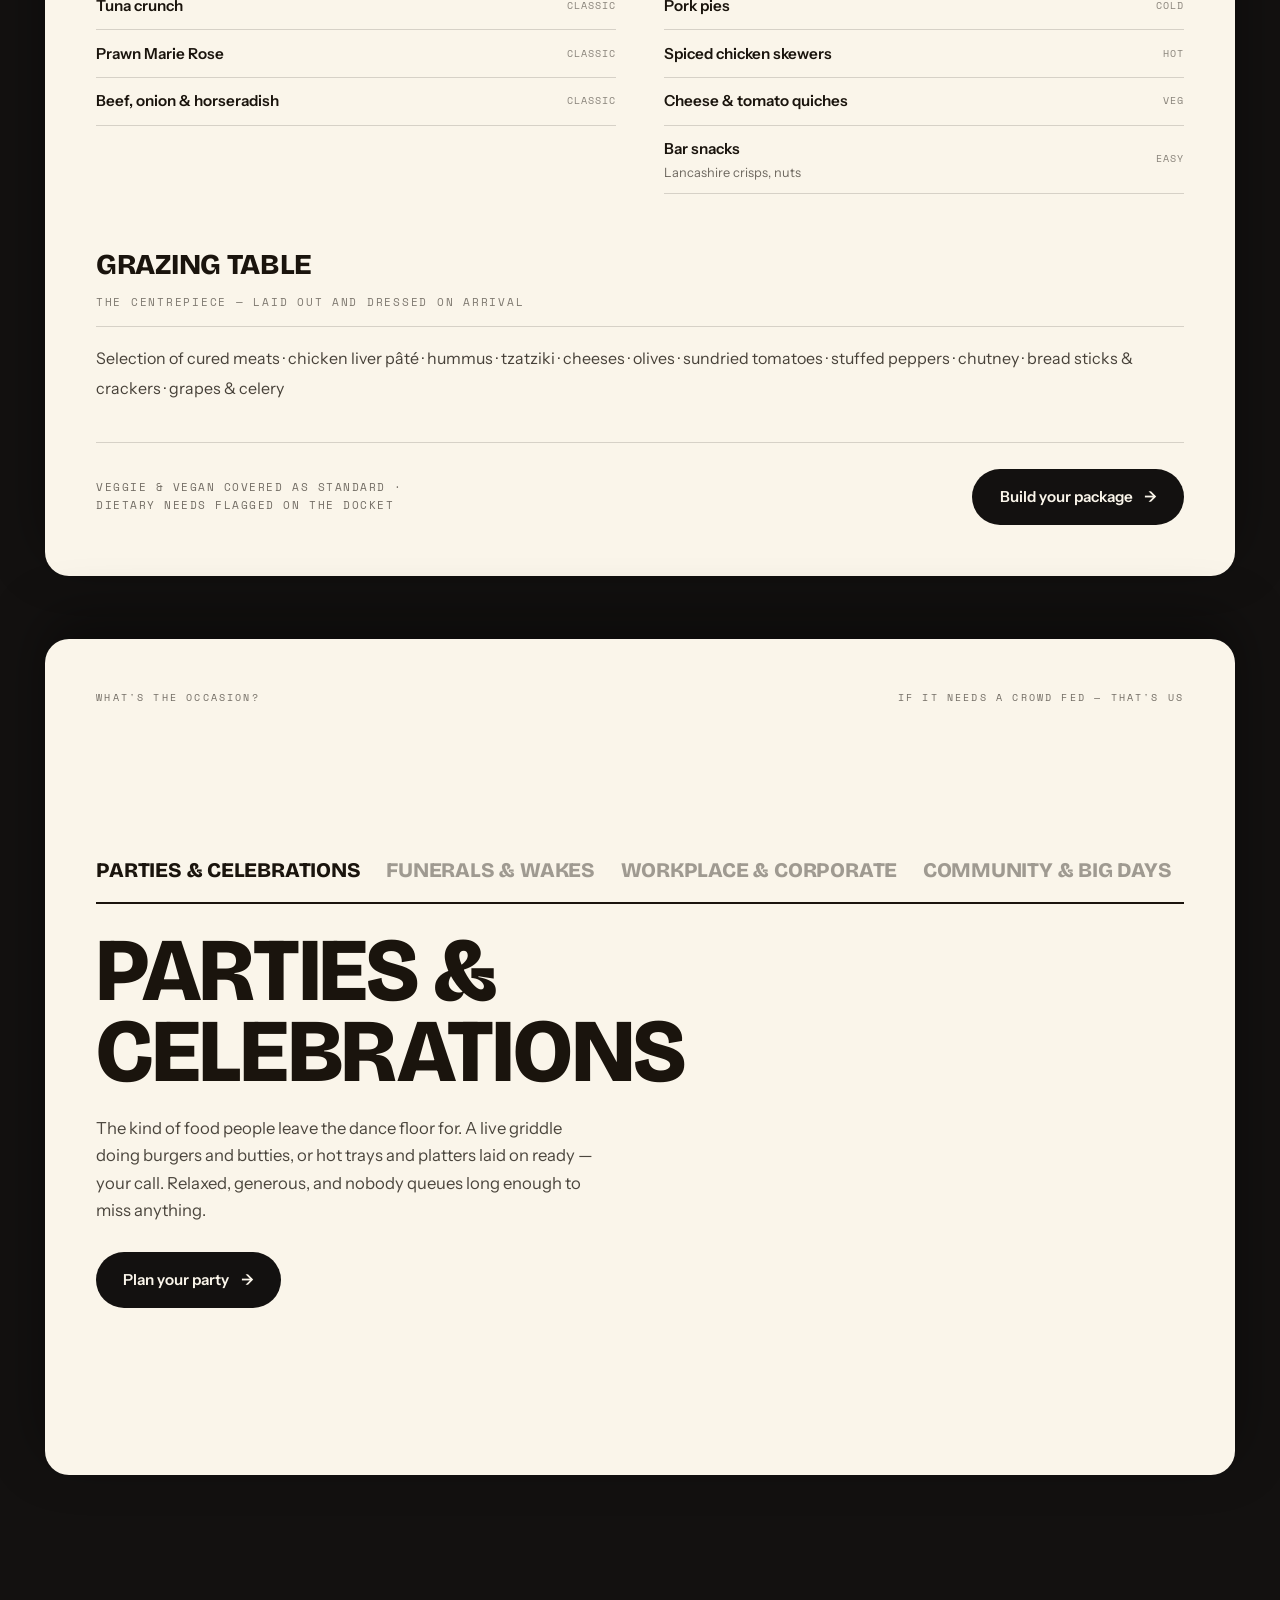
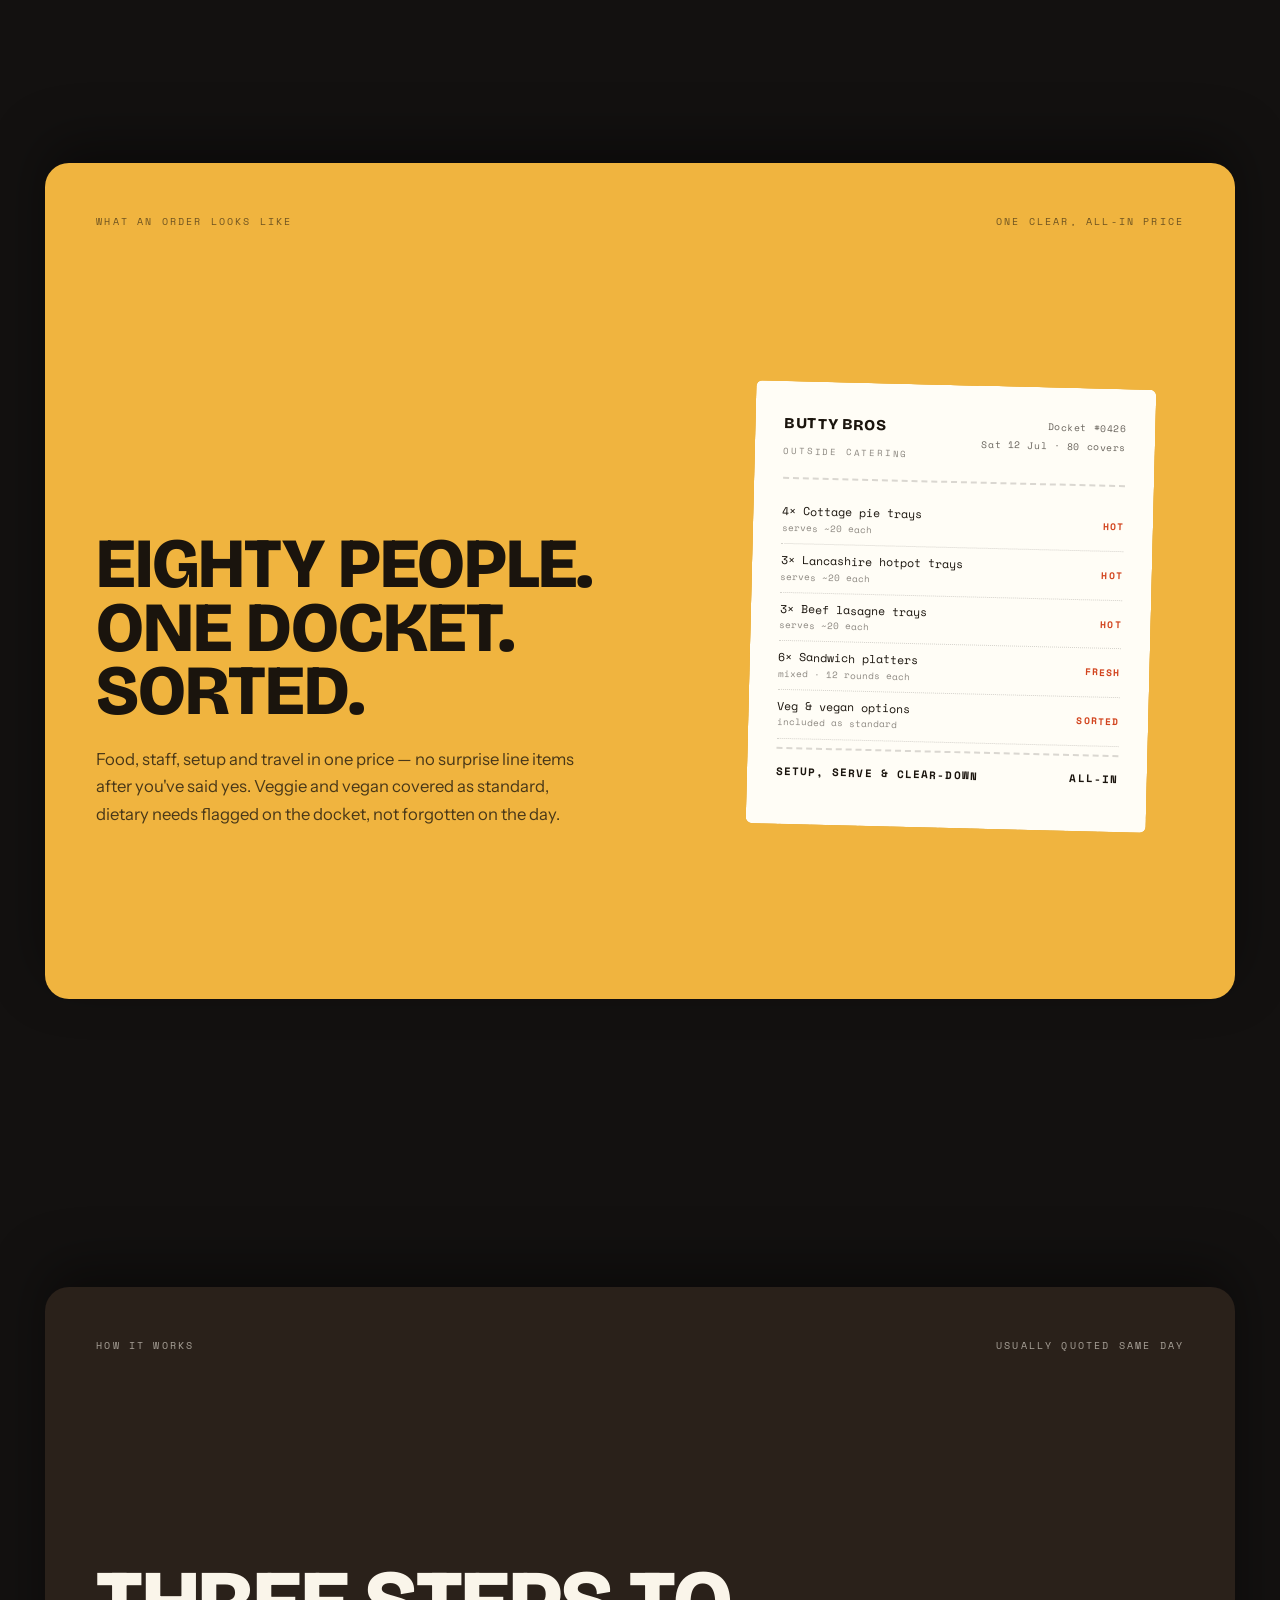
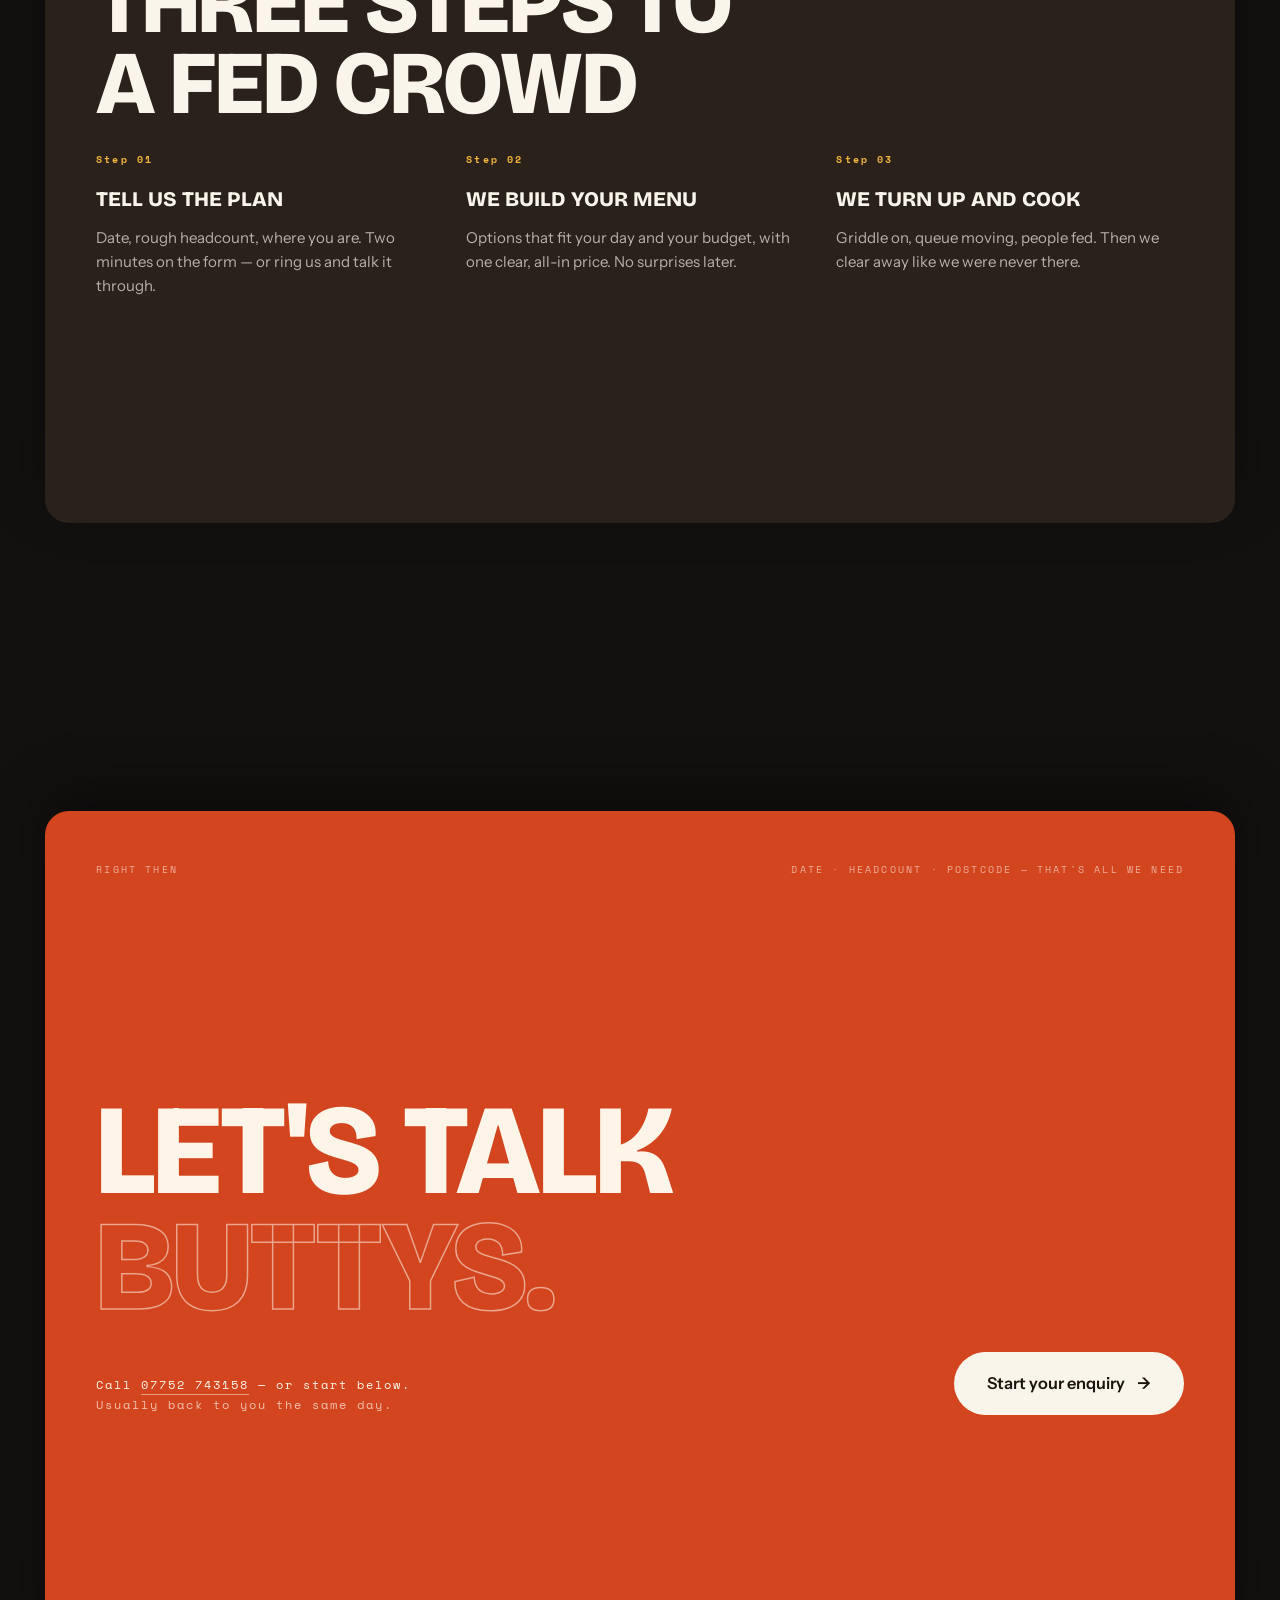
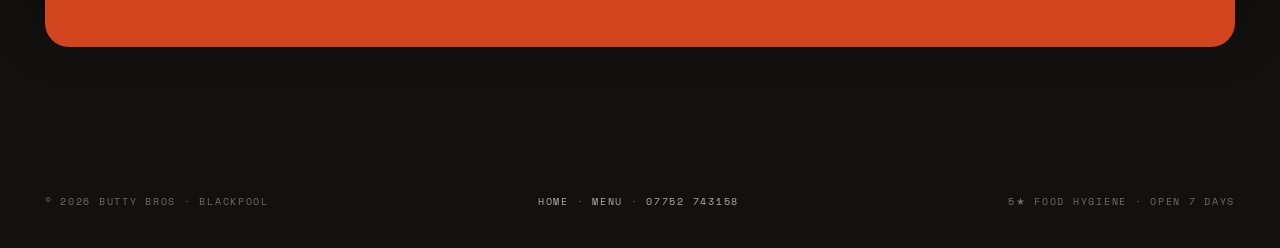
<file: catering-v2.html>
<!DOCTYPE html>
<html lang="en-GB">
<head>
<meta charset="UTF-8">
<meta name="viewport" content="width=device-width, initial-scale=1.0">
<title>Outdoor Event Catering — Butty Bros, Blackpool</title>
<link rel="canonical" href="https://www.buttybros.co.uk/outdoor-catering.html">
<meta name="robots" content="noindex, follow">
<meta http-equiv="refresh" content="0; url=outdoor-catering.html">
<script>location.replace('outdoor-catering.html'+location.hash);</script>
</head>
<body>
<p>This page has moved. <a href="outdoor-catering.html">Continue to Butty Bros outdoor catering →</a></p>
</body>
</html>
</file>
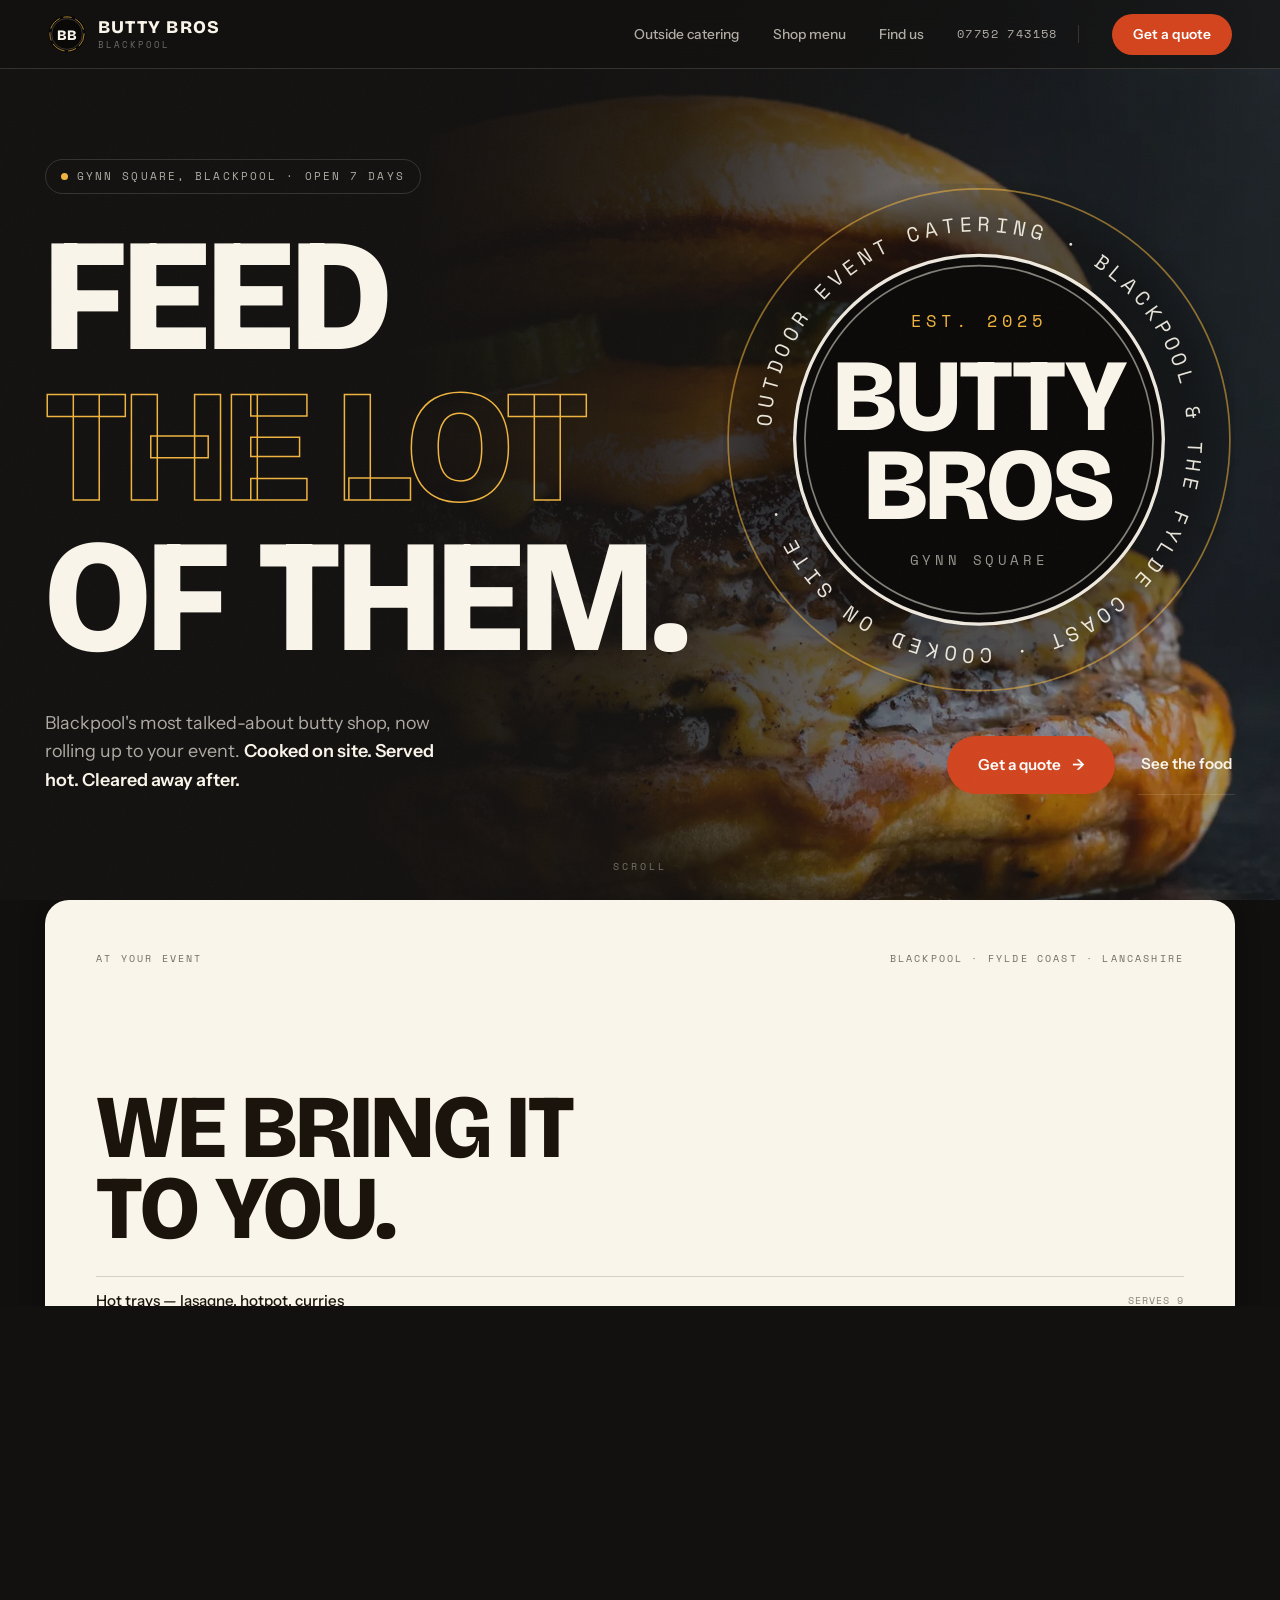
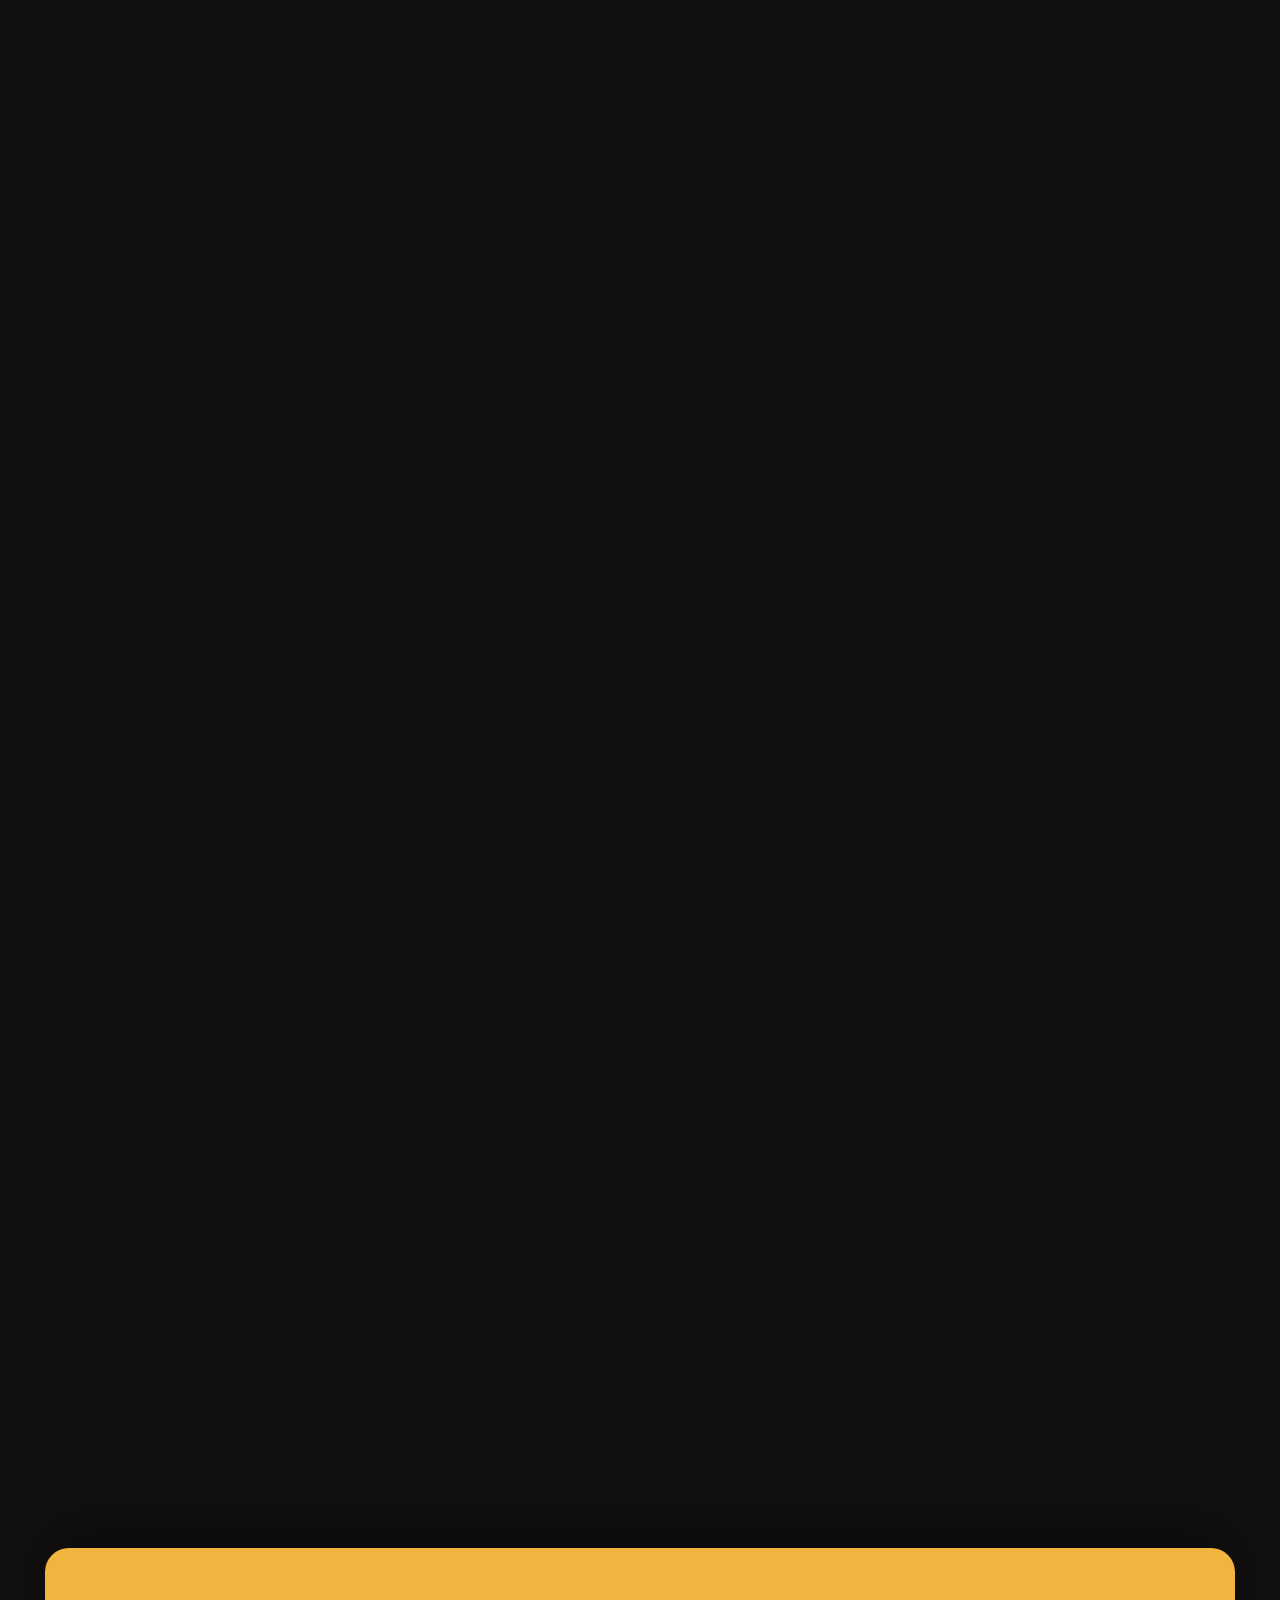
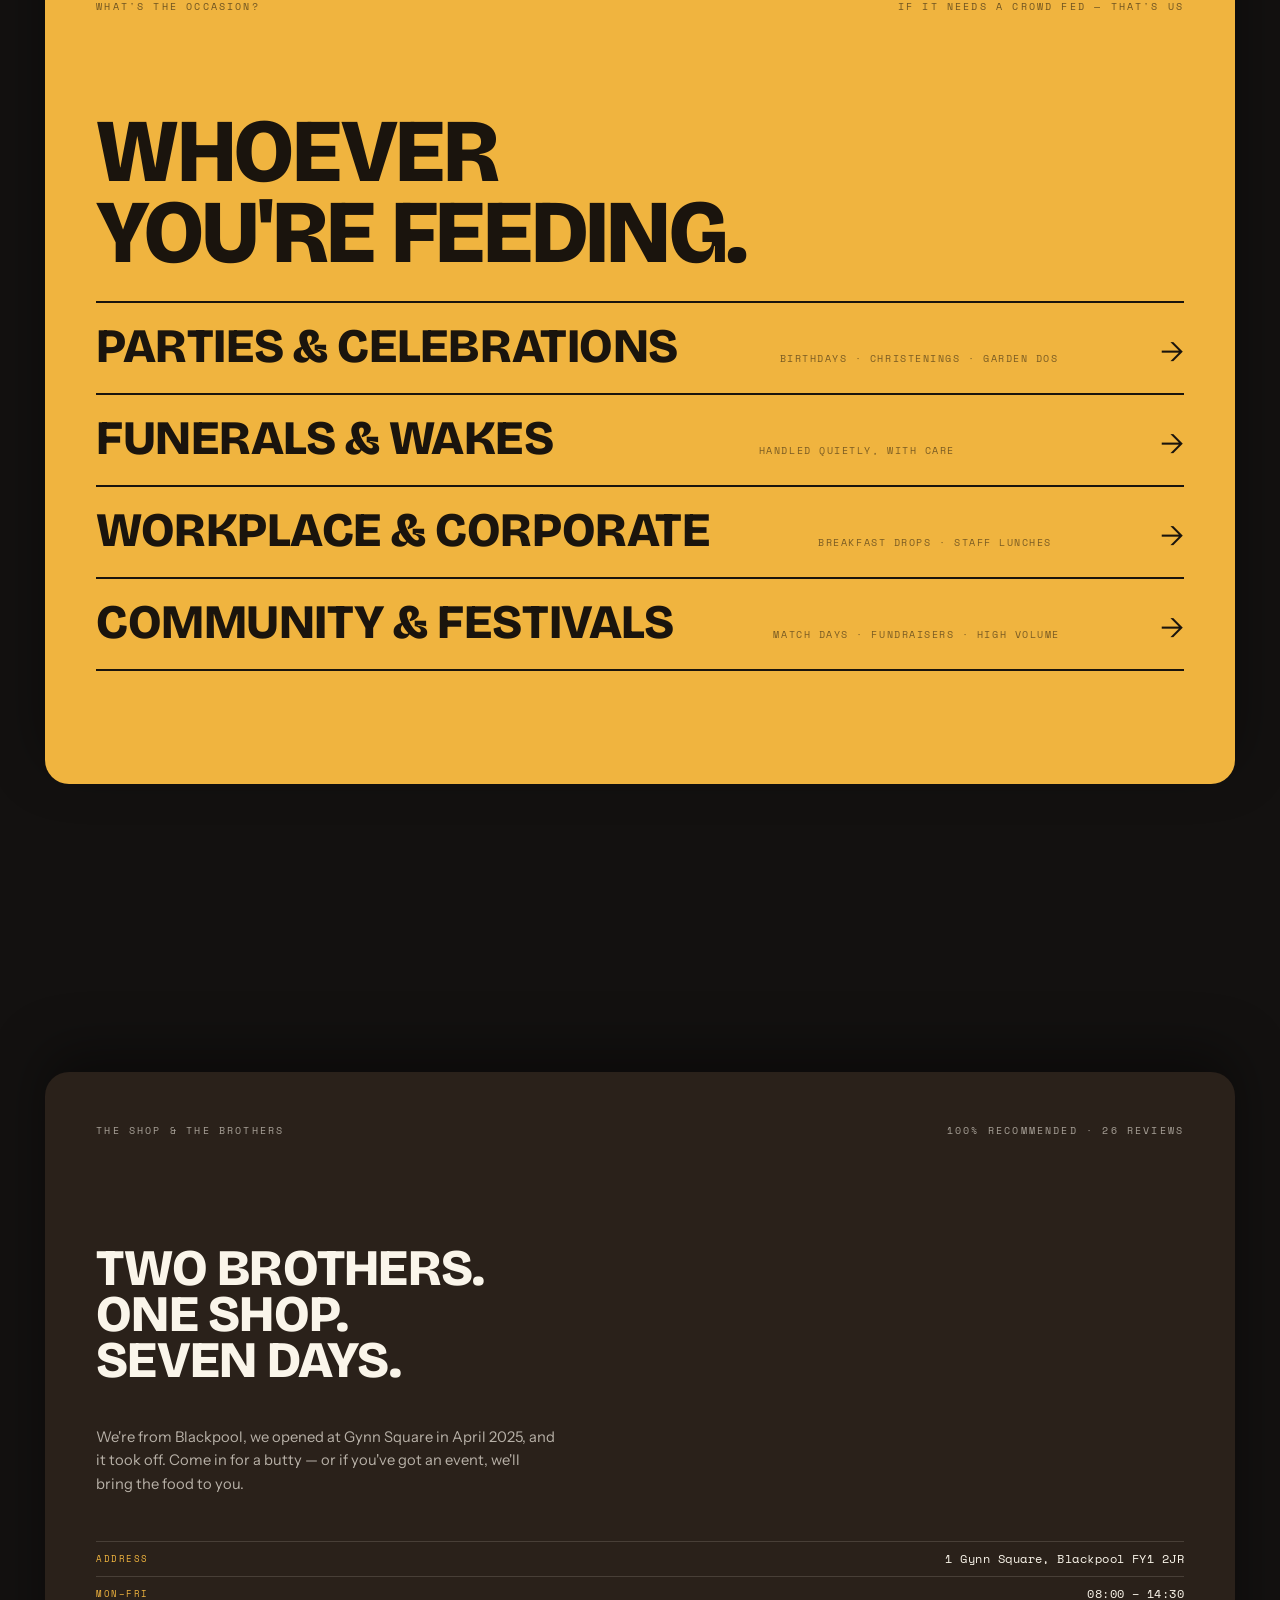
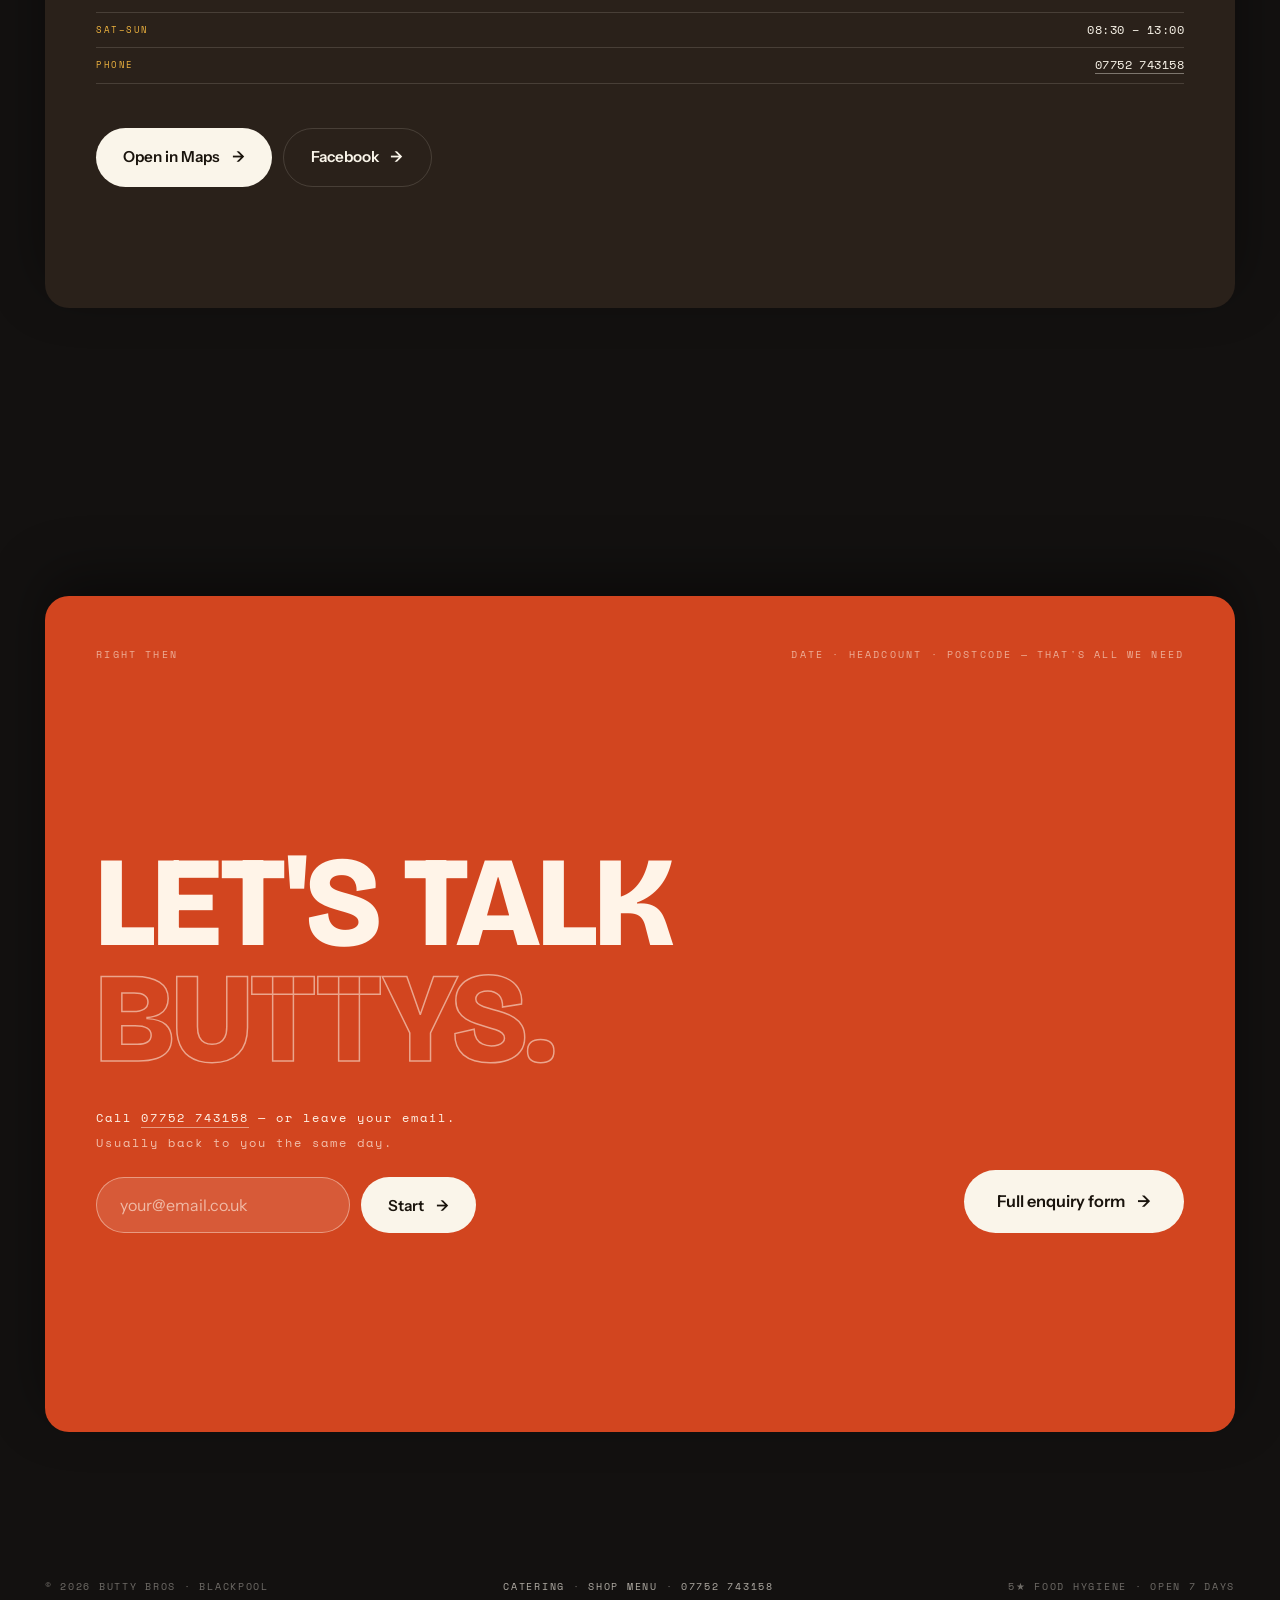
<file: contact.html>
<!DOCTYPE html>
<html lang="en-GB">
<head>
<meta charset="UTF-8">
<title>Butty Bros — Visit Us</title>
<link rel="canonical" href="https://www.buttybros.co.uk/index.html">
<meta name="robots" content="noindex, follow">
<meta http-equiv="refresh" content="0; url=index.html#visit">
<script>location.replace('index.html#visit');</script>
</head>
<body><p>This page has moved. <a href="index.html#visit">Continue to Butty Bros →</a></p></body>
</html>
</file>
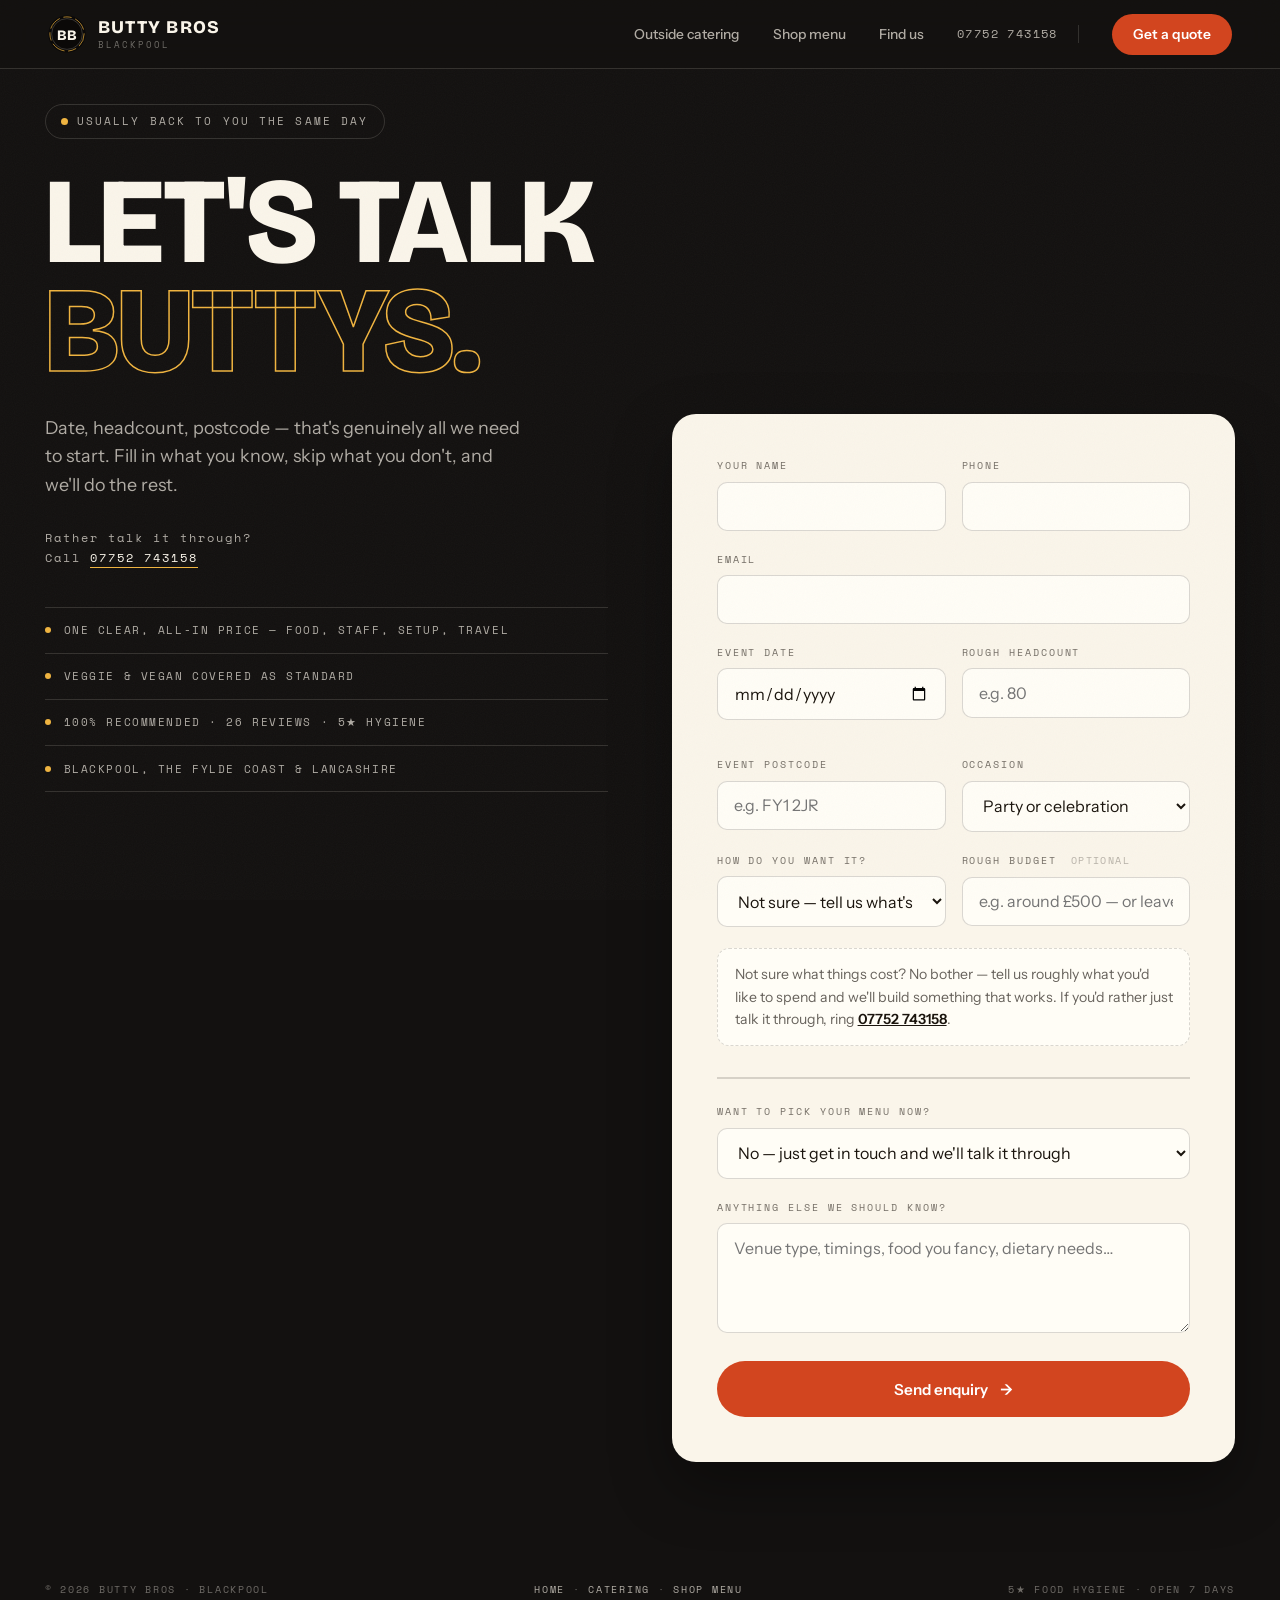
<file: enquire.html>
<!DOCTYPE html>
<html lang="en-GB">
<head>
<meta charset="UTF-8">
<meta name="viewport" content="width=device-width, initial-scale=1.0">
<title>Get a Catering Quote — Butty Bros Blackpool</title>
<meta name="description" content="Build your catering package in two minutes. Blackpool &amp; the Fylde Coast — parties, wakes, workplace. Back to you the same day, usually.">
<link rel="canonical" href="https://www.buttybros.co.uk/enquire.html">
<meta name="robots" content="index, follow">
<meta name="theme-color" content="#131110">
<meta property="og:type" content="website">
<meta property="og:site_name" content="Butty Bros">
<meta property="og:title" content="Get a Catering Quote — Butty Bros Blackpool">
<meta property="og:description" content="Build your catering package in two minutes. Blackpool &amp; the Fylde Coast — parties, wakes, workplace. Back to you the same day, usually.">
<meta property="og:url" content="https://www.buttybros.co.uk/enquire.html">
<meta property="og:image" content="https://www.buttybros.co.uk/images/og-cover.jpg">
<meta property="og:image:width" content="1200">
<meta property="og:image:height" content="630">
<meta name="twitter:image" content="https://www.buttybros.co.uk/images/og-cover.jpg">
<meta name="twitter:card" content="summary_large_image">
<meta property="og:locale" content="en_GB">
<link rel="preconnect" href="https://fonts.googleapis.com">
<link rel="preconnect" href="https://fonts.gstatic.com" crossorigin>
<link href="https://fonts.googleapis.com/css2?family=Bricolage+Grotesque:opsz,wght@12..96,600;12..96,800&family=Instrument+Sans:wght@400;500;600&family=Space+Mono:wght@400;700&display=swap" rel="stylesheet">
<link rel="stylesheet" href="css/v3.css?v=14">
<link rel="icon" href="images/favicon.svg" type="image/svg+xml">
<style>
.enq{display:grid;grid-template-columns:1fr 1fr;gap:clamp(2rem,5vw,4.5rem);align-items:start;padding-bottom:clamp(3rem,8vh,6rem)}
@media(max-width:880px){.enq{grid-template-columns:1fr}}
.enq__aside{position:sticky;top:7rem}
@media(max-width:880px){.enq__aside{position:static}}
.reassure{font-family:var(--mono);font-size:.7rem;letter-spacing:.14em;text-transform:uppercase;color:var(--milk);
  border-top:1px solid var(--line-d);margin-top:2.4rem}
.reassure div{display:flex;gap:.8rem;padding:.85rem 0;border-bottom:1px solid var(--line-d);align-items:center}
.reassure .dot{width:6px;height:6px;border-radius:50%;background:var(--butter);flex-shrink:0}

.opt{font-family:var(--mono);font-size:.62rem;letter-spacing:.14em;opacity:.5;margin-left:.4rem}
.dayout{display:block;font-family:var(--mono);font-size:.62rem;letter-spacing:.12em;text-transform:uppercase;color:var(--ketchup);margin-top:.45rem;min-height:1em}
.budgetnote{font-size:.88rem;line-height:1.6;color:rgba(26,20,13,.66);background:#FFFDF6;border:1px dashed var(--line-l);border-radius:12px;padding:.9rem 1.05rem;margin:0 0 1.5rem}
.budgetnote a{color:var(--ink);font-weight:600}
.pkg{border-top:2px solid var(--line-l);margin:2rem 0 1.6rem;padding-top:1.7rem}
.pkg__hd h2{font-family:var(--disp);font-weight:800;text-transform:uppercase;font-size:clamp(1.5rem,3.2vw,2.1rem);letter-spacing:-.01em;line-height:1}
.pkg__hd p{font-size:.92rem;line-height:1.6;color:rgba(26,20,13,.7);margin:.6rem 0 1.4rem;max-width:52ch}
.pkgset{border:0;padding:0;margin:0 0 1.5rem}
.pkgset legend{font-family:var(--mono);font-size:.68rem;letter-spacing:.2em;text-transform:uppercase;color:rgba(26,20,13,.6);padding:0;margin-bottom:.7rem}
.pkgset legend span{text-transform:none;letter-spacing:.06em;opacity:.6;margin-left:.5rem}
.opts{display:grid;grid-template-columns:repeat(auto-fill,minmax(215px,1fr));gap:.55rem}
.opts label{display:flex;gap:.7rem;align-items:flex-start;background:#FFFDF6;border:1px solid var(--line-l);border-radius:11px;
  padding:.75rem .85rem;cursor:pointer;transition:border-color .15s,background .15s,box-shadow .15s}
.opts label:hover{border-color:rgba(26,20,13,.34)}
.opts label:has(input:checked){border-color:var(--butter);background:#FFF9EC;box-shadow:0 0 0 2px rgba(240,180,63,.2)}
.opts label:focus-within{outline:2px solid var(--butter);outline-offset:2px}
.opts input{width:17px;height:17px;flex-shrink:0;margin-top:.12rem;accent-color:var(--ketchup)}
.opts span b{display:block;font-weight:600;font-size:.93rem;line-height:1.3}
.opts span small{display:block;font-size:.77rem;opacity:.62;margin-top:.18rem;line-height:1.4}
.opt--wide{grid-column:1/-1}

.pkgtoggle{border-top:2px solid var(--line-l);padding-top:1.6rem;margin-top:1.9rem}
.trayhint{font-size:.88rem;line-height:1.6;color:rgba(26,20,13,.72);background:#FFF9EC;border:1px solid rgba(240,180,63,.5);border-radius:11px;padding:.8rem .95rem;margin:0 0 1rem}
.qlist{display:flex;flex-direction:column;gap:.5rem}
.qrow{display:flex;align-items:center;justify-content:space-between;gap:1rem;background:#FFFDF6;border:1px solid var(--line-l);border-radius:11px;padding:.7rem .85rem;transition:border-color .15s,background .15s}
.qrow.on{border-color:var(--butter);background:#FFF9EC}
.qrow__name b{display:block;font-weight:600;font-size:.93rem;line-height:1.3}
.qrow__name small{display:block;font-size:.77rem;opacity:.62;margin-top:.15rem;line-height:1.4}
.qty{display:flex;align-items:center;gap:.3rem;flex-shrink:0}
.qty__btn{width:32px;height:32px;border-radius:8px;border:1px solid var(--line-l);background:#fff;color:var(--ink);font-size:1.15rem;line-height:1;cursor:pointer;display:flex;align-items:center;justify-content:center;font-family:var(--body);transition:background .15s,border-color .15s}
.qty__btn:hover{background:var(--coal);color:var(--cream);border-color:var(--coal)}
.qty__in{width:52px;text-align:center;padding:.45rem .2rem!important;border-radius:8px;font-weight:700;-moz-appearance:textfield;font-size:.95rem!important}
.qty__in::-webkit-outer-spin-button,.qty__in::-webkit-inner-spin-button{-webkit-appearance:none;margin:0}
.traytotal{font-family:var(--mono);font-size:.7rem;letter-spacing:.13em;text-transform:uppercase;color:var(--ketchup);margin:.9rem 0 0;min-height:1em;font-weight:700}
.thanks{text-align:center;padding:clamp(2.4rem,7vw,4.4rem) clamp(1.4rem,4vw,3rem);background:var(--cream);color:var(--ink);border-radius:24px;box-shadow:0 24px 60px rgba(0,0,0,.35)}
.thanks__mark{color:var(--sage);margin-bottom:1.2rem}
.thanks h2{font-family:var(--disp);font-weight:800;text-transform:uppercase;font-size:clamp(1.9rem,5vw,3.2rem);line-height:.92;letter-spacing:-.015em}
.thanks h2 em{font-style:normal;color:transparent;-webkit-text-stroke:1.5px var(--ketchup)}
.thanks p{max-width:44ch;margin:1.2rem auto 0;font-size:1rem;line-height:1.65;color:rgba(26,20,13,.75)}
.thanks p a{color:var(--ink);font-weight:700;border-bottom:2px solid var(--butter)}
.thanks__cta{display:flex;flex-wrap:wrap;gap:.8rem;justify-content:center;margin-top:1.9rem}
.thanks__primary{background:var(--coal);color:var(--cream);padding:1.05rem 1.9rem}
.thanks__primary:hover{background:var(--ketchup);color:#fff}
.thanks__secondary{background:transparent;color:var(--ink);padding:1.05rem 1.9rem;border:1px solid rgba(26,20,13,.28)}
.thanks__secondary:hover{background:rgba(26,20,13,.07);border-color:rgba(26,20,13,.5)}
</style>
<script type="application/ld+json">
{"@context": "https://schema.org", "@type": "BreadcrumbList", "itemListElement": [{"@type": "ListItem", "position": 1, "name": "Home", "item": "https://www.buttybros.co.uk/"}, {"@type": "ListItem", "position": 2, "name": "Get a quote", "item": "https://www.buttybros.co.uk/enquire.html"}]}
</script>
</head>
<body>
<div class="grain" aria-hidden="true"></div>
<a class="skip" href="#main">Skip to content</a>

<nav class="nav solid" id="nav" aria-label="Primary">
  <a class="nav__brand" href="index.html">
    <svg class="brandmark" viewBox="0 0 100 100" aria-hidden="true">
      <circle cx="50" cy="50" r="49" fill="#0B0908"/>
      <circle class="bm__spin" cx="50" cy="50" r="45" fill="none" stroke="#F0B43F" stroke-width="1.8" stroke-linecap="round" stroke-dasharray="34 12 20 12 34 12 20 12"/>
      <circle cx="50" cy="50" r="40.5" fill="none" stroke="#FAF5EA" stroke-width=".9" stroke-opacity=".55"/>
      <text x="50" y="65" text-anchor="middle" font-family="Bricolage Grotesque,sans-serif" font-weight="800" font-size="38" fill="#FAF5EA" letter-spacing="-1">BB</text>
    </svg>
    <span class="nav__wordmark">BUTTY BROS <small>Blackpool</small></span>
  </a>
  <div class="nav__links">
    <a href="outdoor-catering.html">Outside catering</a>
    <a href="menu.html">Shop menu</a>
    <a href="index.html#visit">Find us</a>
    <a class="nav__tel" href="tel:+447752743158">07752 743158</a>
    <a class="pill" href="enquire.html" aria-current="page">Get a quote</a>
    <button class="nav__burger" id="burger" aria-label="Menu" aria-expanded="false" aria-controls="mmenu">
      <svg width="26" height="26" viewBox="0 0 24 24" fill="none" stroke="currentColor" stroke-width="2.2" aria-hidden="true"><path d="M3 7h18M3 12h18M3 17h18" stroke-linecap="round"/></svg>
    </button>
  </div>
</nav>
<div class="mmenu" id="mmenu">
  <a href="index.html">Home <span class="arw" aria-hidden="true">→</span></a>
  <a href="outdoor-catering.html">Outside catering <span class="arw" aria-hidden="true">→</span></a>
  <a href="menu.html">Shop menu <span class="arw" aria-hidden="true">→</span></a>
  <a href="index.html#visit">Find us <span class="arw" aria-hidden="true">→</span></a>
  <a href="enquire.html" class="hot">Get a quote <span class="arw" aria-hidden="true">→</span></a>
  <p class="mmenu__meta">1 Gynn Square, Blackpool FY1 2JR<br><a href="tel:+447752743158">07752 743158</a> · Open 7 days</p>
</div>

<main id="main">

<header class="pagehead wrap" style="padding-bottom:clamp(1.5rem,3vh,2.5rem)">
  <p class="status"><span class="dot" aria-hidden="true"></span> Usually back to you the same day</p>
  <h1>Let's talk<br><em>buttys.</em></h1>
</header>

<section class="wrap enq">
  <div class="enq__aside">
    <p class="hero__lede" style="max-width:40ch">Date, headcount, postcode — that's genuinely all we need to start. Fill in what you know, skip what you don't, and we'll do the rest.</p>
    <p class="tel" style="margin-top:1.8rem;color:var(--milk)">Rather talk it through?<br>Call <a href="tel:+447752743158" style="color:var(--cream);border-color:var(--butter)">07752 743158</a></p>
    <div class="reassure" aria-label="What to expect">
      <div><span class="dot" aria-hidden="true"></span> One clear, all-in price — food, staff, setup, travel</div>
      <div><span class="dot" aria-hidden="true"></span> Veggie &amp; vegan covered as standard</div>
      <div><span class="dot" aria-hidden="true"></span> 100% recommended · 26 reviews · 5★ hygiene</div>
      <div><span class="dot" aria-hidden="true"></span> Blackpool, the Fylde Coast &amp; Lancashire</div>
    </div>
  </div>

  <form class="formcard" data-enquiry data-endpoint="https://enquiry.buttybros.co.uk/" novalidate>
    <!-- Honeypot — hidden from people, catches bots. Do not remove. -->
    <div aria-hidden="true" style="position:absolute;left:-9999px;top:-9999px;height:0;overflow:hidden">
      <label for="f-company">Company</label>
      <input id="f-company" name="company" type="text" tabindex="-1" autocomplete="off">
    </div>
    <div class="frow">
      <div class="field">
        <label for="f-name">Your name</label>
        <input id="f-name" name="name" type="text" autocomplete="name" required>
      </div>
      <div class="field">
        <label for="f-phone">Phone</label>
        <input id="f-phone" name="phone" type="tel" autocomplete="tel" required>
      </div>
    </div>
    <div class="field">
      <label for="f-email">Email</label>
      <input id="f-email" name="email" type="email" autocomplete="email">
    </div>
    <div class="frow">
      <div class="field">
        <label for="f-date">Event date</label>
        <input id="f-date" name="date" type="date">
        <span class="dayout" id="f-dayout" aria-live="polite"></span>
      </div>
      <div class="field">
        <label for="f-count">Rough headcount</label>
        <input id="f-count" name="headcount" type="number" min="1" inputmode="numeric" placeholder="e.g. 80">
      </div>
    </div>
    <div class="frow">
      <div class="field">
        <label for="f-postcode">Event postcode</label>
        <input id="f-postcode" name="postcode" type="text" autocomplete="postal-code" placeholder="e.g. FY1 2JR">
      </div>
      <div class="field">
        <label for="f-occ">Occasion</label>
        <select id="f-occ" name="occasion">
          <option>Party or celebration</option>
          <option>Funeral or wake</option>
          <option>Workplace or corporate</option>
          <option>Community, sports or festival</option>
          <option>Something else</option>
        </select>
      </div>
    </div>
    <div class="frow">
      <div class="field">
        <label for="f-service">How do you want it?</label>
        <select id="f-service" name="service">
          <option value="dropoff">Dropped off &mdash; we'll heat it ourselves</option>
          <option value="chef">Chef on site, cooked fresh</option>
          <option value="unsure" selected>Not sure &mdash; tell us what's best</option>
        </select>
      </div>
      <div class="field">
        <label for="f-budget">Rough budget <span class="opt">optional</span></label>
        <input id="f-budget" name="budget" type="text" placeholder="e.g. around £500 &mdash; or leave it blank">
      </div>
    </div>
    <p class="budgetnote">Not sure what things cost? No bother &mdash; tell us roughly what you'd like to spend and we'll build something that works. If you'd rather just talk it through, ring <a href="tel:+447752743158">07752 743158</a>.</p>
    <div class="field pkgtoggle">
      <label for="f-build">Want to pick your menu now?</label>
      <select id="f-build" name="buildnow">
        <option value="no" selected>No &mdash; just get in touch and we'll talk it through</option>
        <option value="yes">Yes &mdash; let me choose from the menu</option>
      </select>
    </div>

    <div class="pkg" id="pkg" hidden>
      <div class="pkg__hd">
        <h2>Build your package</h2>
        <p>Pick whatever takes your fancy. Nothing here is binding &mdash; it just means we can come back with a proper price first time.</p>
      </div>

      <fieldset class="pkgset">
        <legend>Tray bakes <span>sold by the tray</span></legend>
        <p class="trayhint"><b>One tray feeds 9 people.</b> Trays come whole, so pick how many of each you need &mdash; we'll round up to cover your headcount if you're between sizes.</p>
        <div class="qlist">
          <div class="qrow">
            <span class="qrow__name"><b>Lasagne</b><small>Beef rag&ugrave;, b&eacute;chamel, cheese &middot; garlic bread</small></span>
            <span class="qty">
              <button type="button" class="qty__btn" data-step="-1" aria-label="One fewer tray">&minus;</button>
              <input class="qty__in" type="number" name="tray_lasagne" min="0" max="40" step="1" value="0" inputmode="numeric" aria-label="Trays of Lasagne">
              <button type="button" class="qty__btn" data-step="1" aria-label="One more tray">+</button>
            </span>
          </div>
          <div class="qrow">
            <span class="qrow__name"><b>Lasagne &mdash; veggie</b><small>With garlic bread</small></span>
            <span class="qty">
              <button type="button" class="qty__btn" data-step="-1" aria-label="One fewer tray">&minus;</button>
              <input class="qty__in" type="number" name="tray_lasagne-veg" min="0" max="40" step="1" value="0" inputmode="numeric" aria-label="Trays of Lasagne  veggie">
              <button type="button" class="qty__btn" data-step="1" aria-label="One more tray">+</button>
            </span>
          </div>
          <div class="qrow">
            <span class="qrow__name"><b>Slow cooked chilli</b><small>Aromatic rice, sour cream</small></span>
            <span class="qty">
              <button type="button" class="qty__btn" data-step="-1" aria-label="One fewer tray">&minus;</button>
              <input class="qty__in" type="number" name="tray_chilli" min="0" max="40" step="1" value="0" inputmode="numeric" aria-label="Trays of Slow cooked chilli">
              <button type="button" class="qty__btn" data-step="1" aria-label="One more tray">+</button>
            </span>
          </div>
          <div class="qrow">
            <span class="qrow__name"><b>Chilli &mdash; veggie</b><small>Rice, sour cream</small></span>
            <span class="qty">
              <button type="button" class="qty__btn" data-step="-1" aria-label="One fewer tray">&minus;</button>
              <input class="qty__in" type="number" name="tray_chilli-veg" min="0" max="40" step="1" value="0" inputmode="numeric" aria-label="Trays of Chilli  veggie">
              <button type="button" class="qty__btn" data-step="1" aria-label="One more tray">+</button>
            </span>
          </div>
          <div class="qrow">
            <span class="qrow__name"><b>Chicken curry</b><small>Basmati rice, naan</small></span>
            <span class="qty">
              <button type="button" class="qty__btn" data-step="-1" aria-label="One fewer tray">&minus;</button>
              <input class="qty__in" type="number" name="tray_curry" min="0" max="40" step="1" value="0" inputmode="numeric" aria-label="Trays of Chicken curry">
              <button type="button" class="qty__btn" data-step="1" aria-label="One more tray">+</button>
            </span>
          </div>
          <div class="qrow">
            <span class="qrow__name"><b>Cheese &amp; onion pie</b><small>Mixed pickles</small></span>
            <span class="qty">
              <button type="button" class="qty__btn" data-step="-1" aria-label="One fewer tray">&minus;</button>
              <input class="qty__in" type="number" name="tray_pie" min="0" max="40" step="1" value="0" inputmode="numeric" aria-label="Trays of Cheese and onion pie">
              <button type="button" class="qty__btn" data-step="1" aria-label="One more tray">+</button>
            </span>
          </div>
          <div class="qrow">
            <span class="qrow__name"><b>Lancashire hotpot</b><small>Pickled red cabbage</small></span>
            <span class="qty">
              <button type="button" class="qty__btn" data-step="-1" aria-label="One fewer tray">&minus;</button>
              <input class="qty__in" type="number" name="tray_hotpot" min="0" max="40" step="1" value="0" inputmode="numeric" aria-label="Trays of Lancashire hotpot">
              <button type="button" class="qty__btn" data-step="1" aria-label="One more tray">+</button>
            </span>
          </div>
        </div>
        <p class="traytotal" id="traytotal" aria-live="polite"></p>
      </fieldset>

      <fieldset class="pkgset">
        <legend>Sides <span>Charged per head</span></legend>
        <div class="opts">
          <label><input type="checkbox" name="sides" value="caesar"><span><b>Caesar salad</b></span></label>
          <label><input type="checkbox" name="sides" value="coleslaw"><span><b>Red cabbage coleslaw</b></span></label>
          <label><input type="checkbox" name="sides" value="potato"><span><b>Creamy potato salad</b></span></label>
          <label><input type="checkbox" name="sides" value="greek"><span><b>Greek salad</b></span></label>
          <label><input type="checkbox" name="sides" value="pasta"><span><b>Med pesto pasta salad</b></span></label>
          <label><input type="checkbox" name="sides" value="garlic"><span><b>Garlic bread baguettes</b></span></label>
        </div>
      </fieldset>
      <fieldset class="pkgset">
        <legend>Sandwich platters <span>Charged per head</span></legend>
        <div class="opts">
          <label><input type="checkbox" name="sandwiches" value="ham"><span><b>Ham &amp; mustard</b></span></label>
          <label><input type="checkbox" name="sandwiches" value="cheese"><span><b>Mixed cheese &amp; onion</b></span></label>
          <label><input type="checkbox" name="sandwiches" value="tuna"><span><b>Tuna crunch</b></span></label>
          <label><input type="checkbox" name="sandwiches" value="prawn"><span><b>Prawn Marie Rose</b></span></label>
          <label><input type="checkbox" name="sandwiches" value="beef"><span><b>Beef, onion &amp; horseradish</b></span></label>
        </div>
      </fieldset>
      <fieldset class="pkgset">
        <legend>Bits on the side <span>Better value when you pick three or more</span></legend>
        <div class="opts">
          <label><input type="checkbox" name="extras" value="sausage-roll"><span><b>Sausage rolls</b></span></label>
          <label><input type="checkbox" name="extras" value="sausage-roll-veg"><span><b>Sausage rolls &mdash; veggie</b></span></label>
          <label><input type="checkbox" name="extras" value="scotch-egg"><span><b>Scotch eggs</b></span></label>
          <label><input type="checkbox" name="extras" value="pork-pie"><span><b>Pork pies</b></span></label>
          <label><input type="checkbox" name="extras" value="quiche"><span><b>Cheese &amp; tomato quiches</b></span></label>
          <label><input type="checkbox" name="extras" value="skewers"><span><b>Spiced chicken skewers</b></span></label>
          <label><input type="checkbox" name="snacks" value="snacks"><span><b>Bar snacks</b><small>Lancashire crisps, nuts</small></span></label>
        </div>
      </fieldset>
      <fieldset class="pkgset">
        <legend>Grazing table</legend>
        <div class="opts">
          <label class="opt--wide"><input type="checkbox" name="grazing" value="grazing"><span><b>Add a grazing table</b><small>Cured meats, p&acirc;t&eacute;, hummus, tzatziki, cheeses, olives, sundried tomatoes, stuffed peppers, chutney, crackers, grapes &amp; celery</small></span></label>
        </div>
      </fieldset>
    </div>

    <div class="field">
      <label for="f-msg">Anything else we should know?</label>
      <textarea id="f-msg" name="message" placeholder="Venue type, timings, food you fancy, dietary needs…"></textarea>
    </div>
    <button class="btn btn--ketchup" type="submit" style="width:100%;justify-content:center;padding:1.15rem">Send enquiry <span class="arw" aria-hidden="true">→</span></button>
    <p class="form-msg" role="status"></p>
  </form>

  <div class="thanks" id="thanks" hidden role="status" aria-live="polite">
    <div class="thanks__mark" aria-hidden="true">
      <svg viewBox="0 0 52 52" width="54" height="54"><circle cx="26" cy="26" r="24" fill="none" stroke="currentColor" stroke-width="2.5" opacity=".35"/><path d="M15 27l8 8 15-16" fill="none" stroke="currentColor" stroke-width="3.4" stroke-linecap="round" stroke-linejoin="round"/></svg>
    </div>
    <h2>Thanks &mdash; that's<br><em>with us.</em></h2>
    <p>We've got your request and we'll be in touch soon, usually the same day. If it's urgent, give us a ring on <a href="tel:+447752743158">07752 743158</a>.</p>
    <div class="thanks__cta">
      <a class="btn thanks__primary" href="index.html">Back to home</a>
      <a class="btn thanks__secondary" href="outdoor-catering.html">See the catering menu</a>
    </div>
  </div>
</section>

</main>

<footer>
  <div class="wrap foot__base">
    <span>© <span id="yr">2026</span> Butty Bros · Blackpool</span>
    <span><a href="index.html">Home</a> · <a href="outdoor-catering.html">Catering</a> · <a href="menu.html">Shop menu</a></span>
    <span>5★ Food hygiene · Open 7 days</span>
  </div>
</footer>

<script src="js/v3.js?v=6"></script>
<script>
(function(){
  var e=new URLSearchParams(location.search).get('email');
  if(!e) return;
  var f=document.getElementById('f-email');
  if(!f) return;
  f.value=e;
  var n=document.getElementById('f-name');
  if(n) n.focus();
})();
</script>
</body>
</html>
</file>
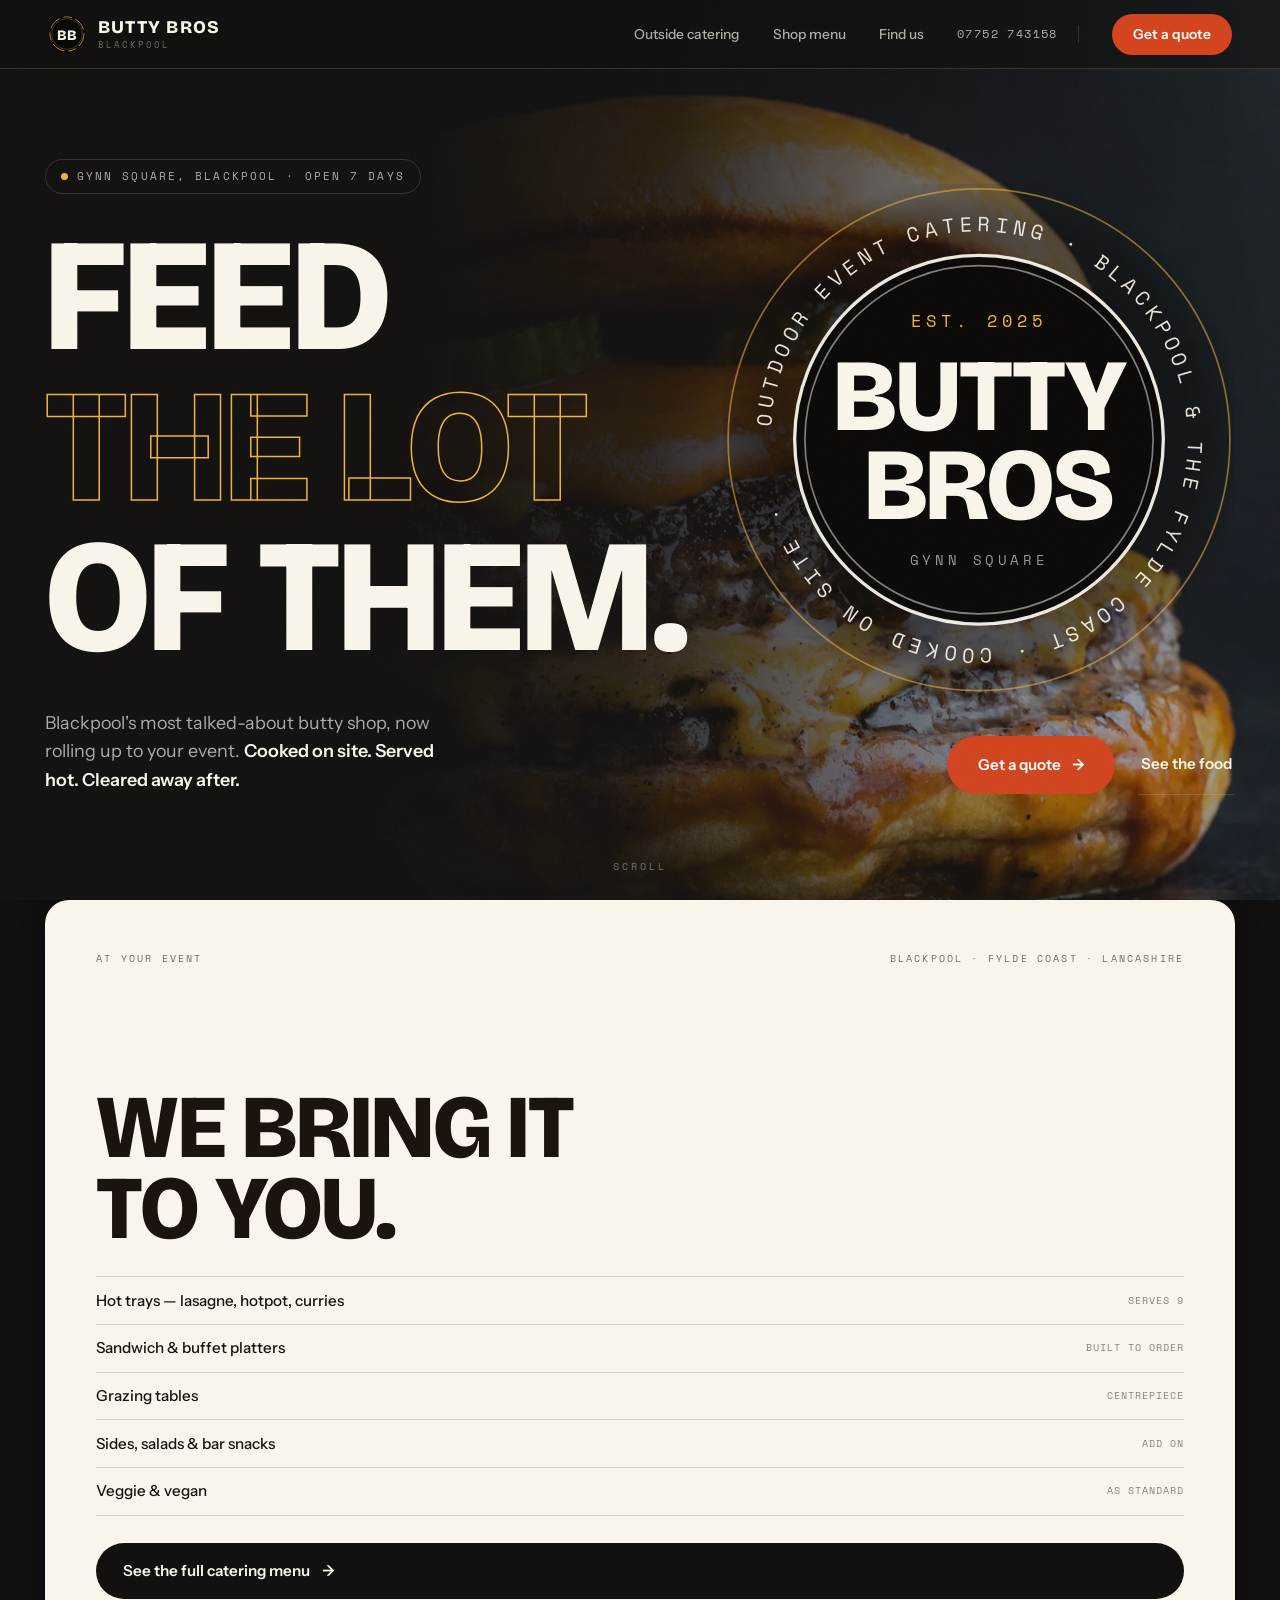
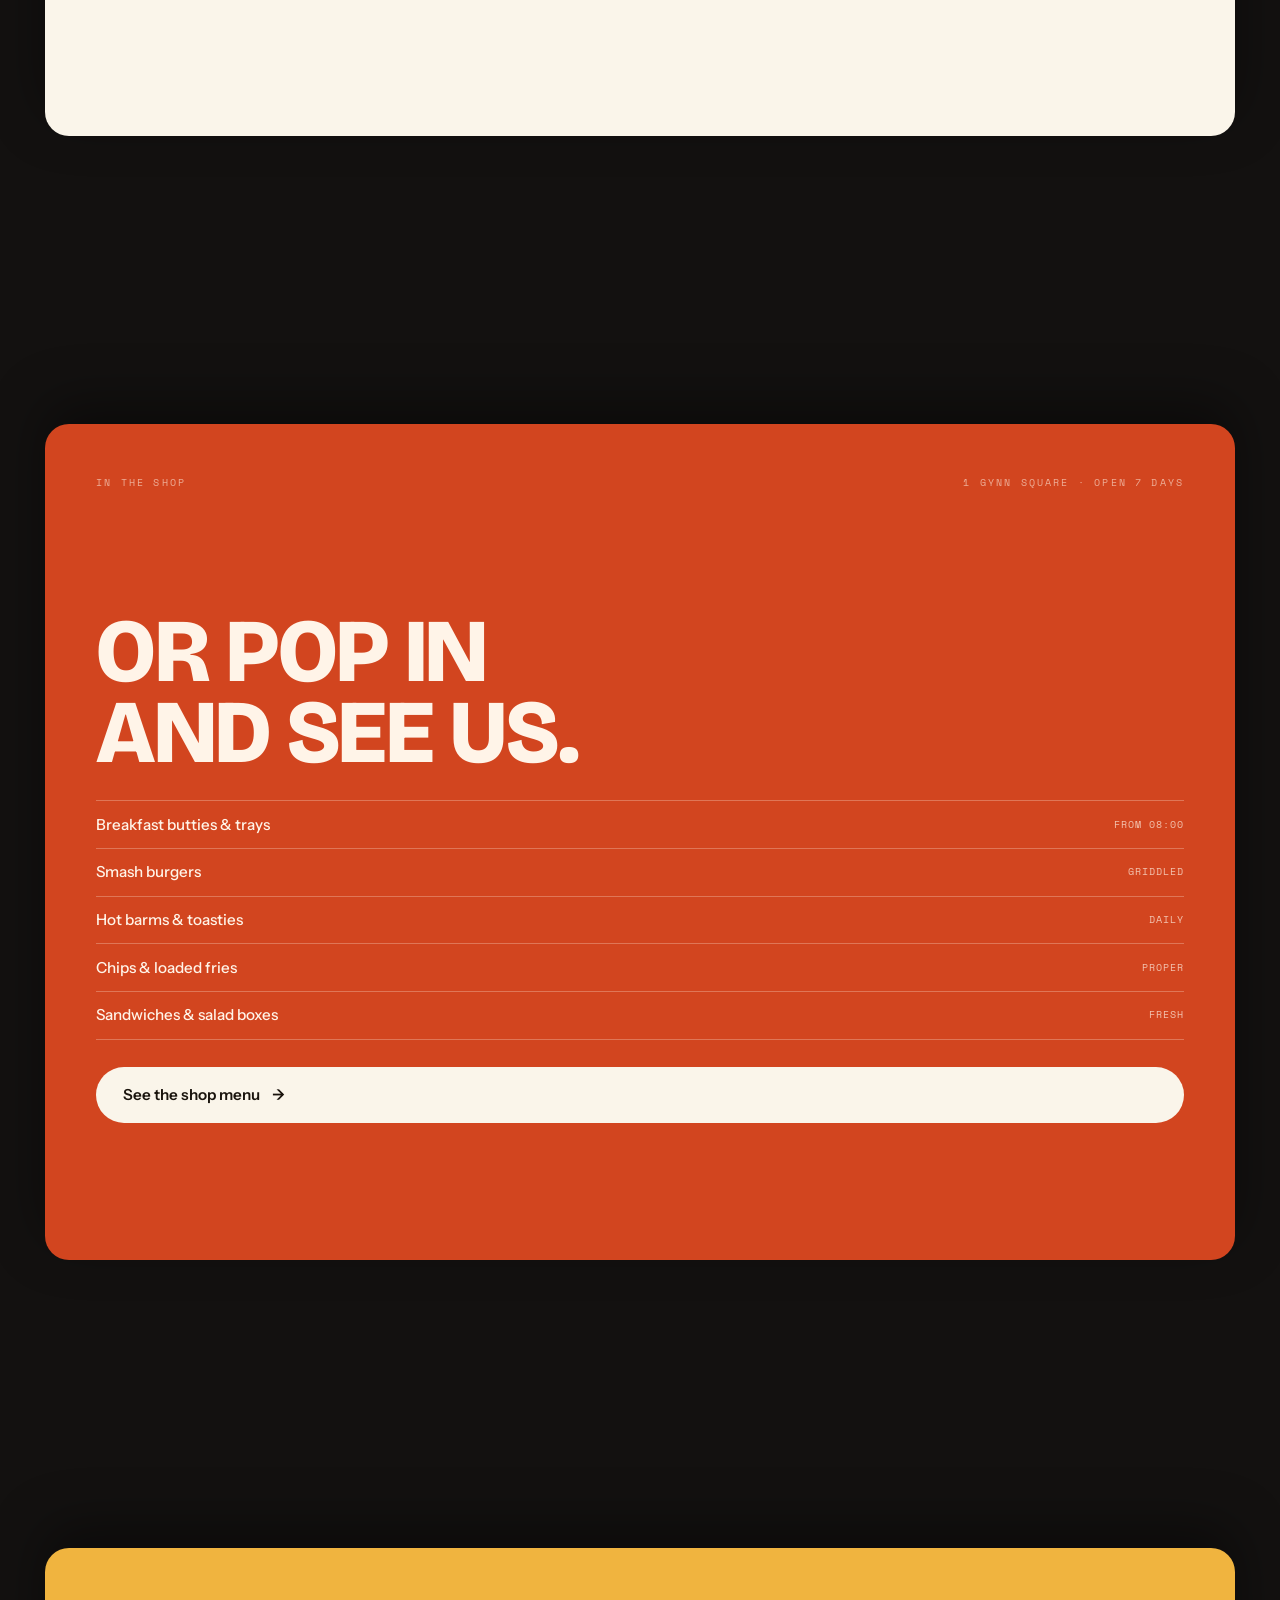
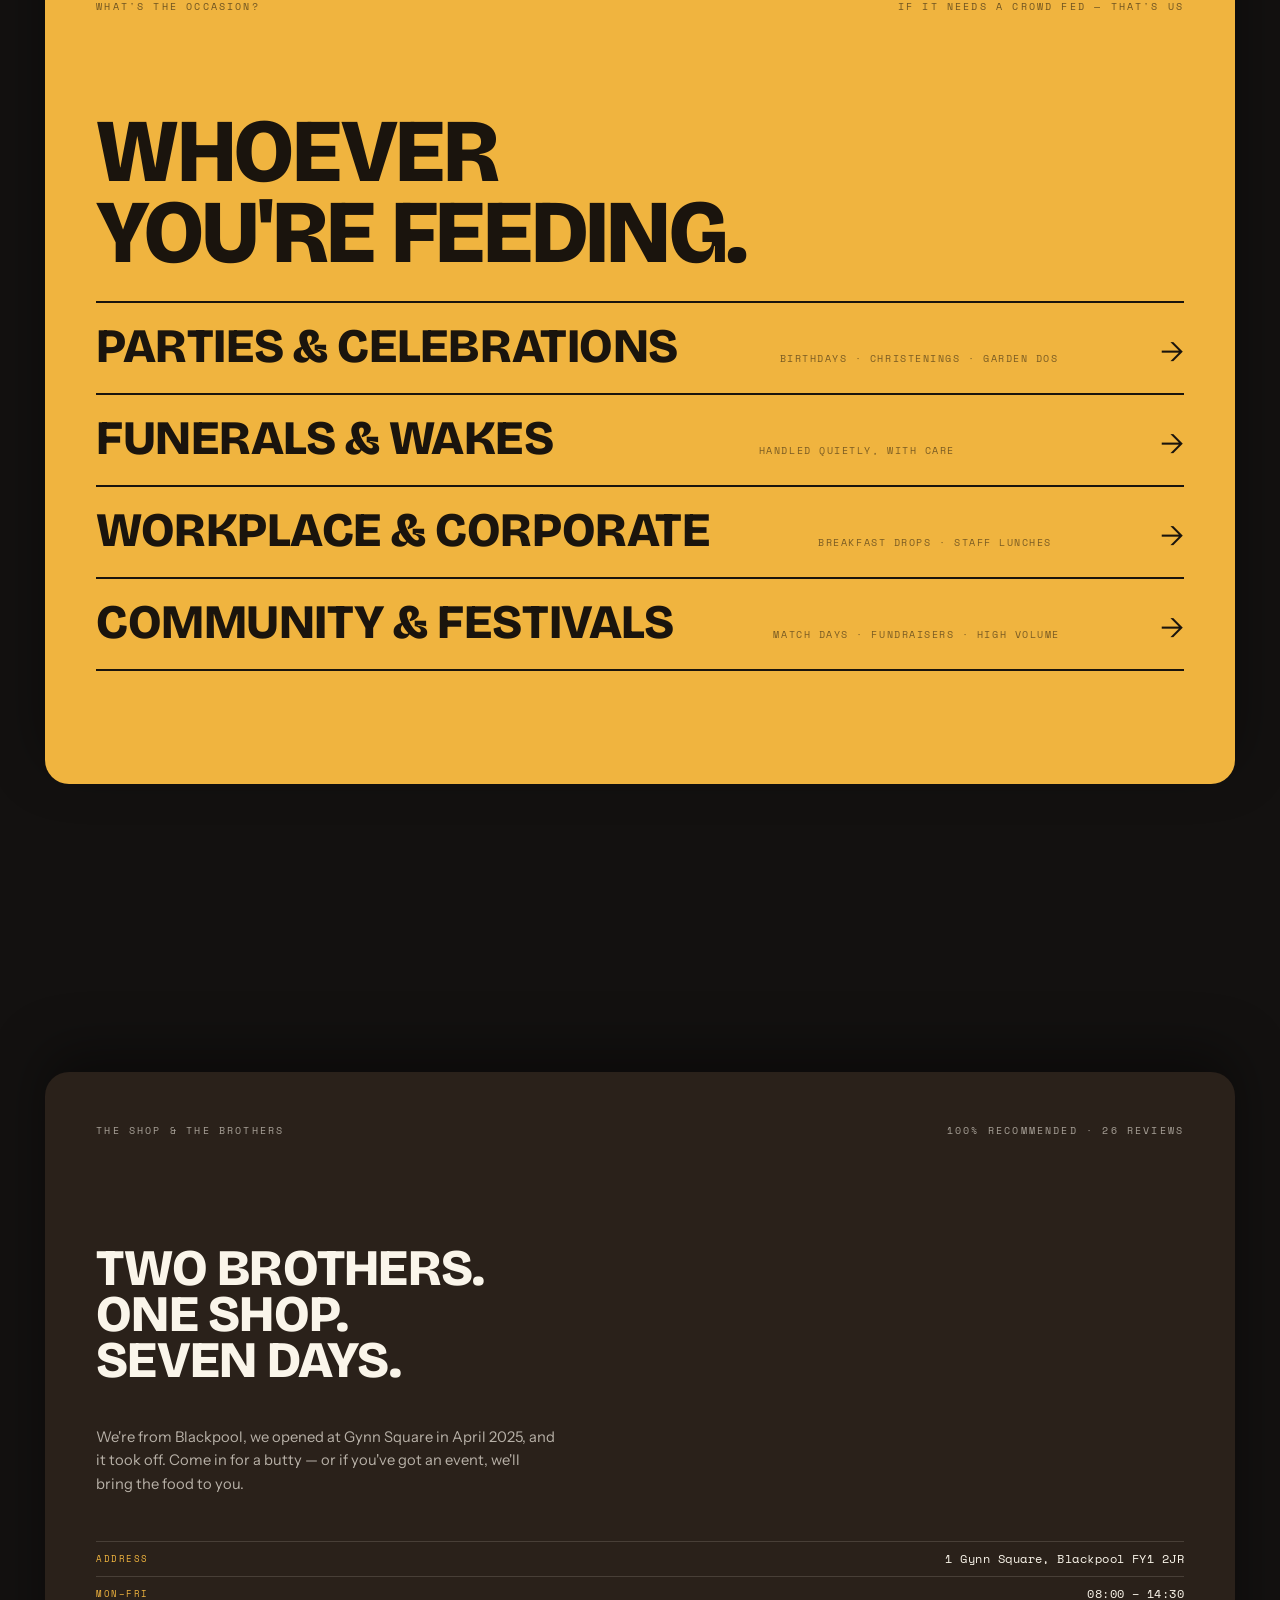
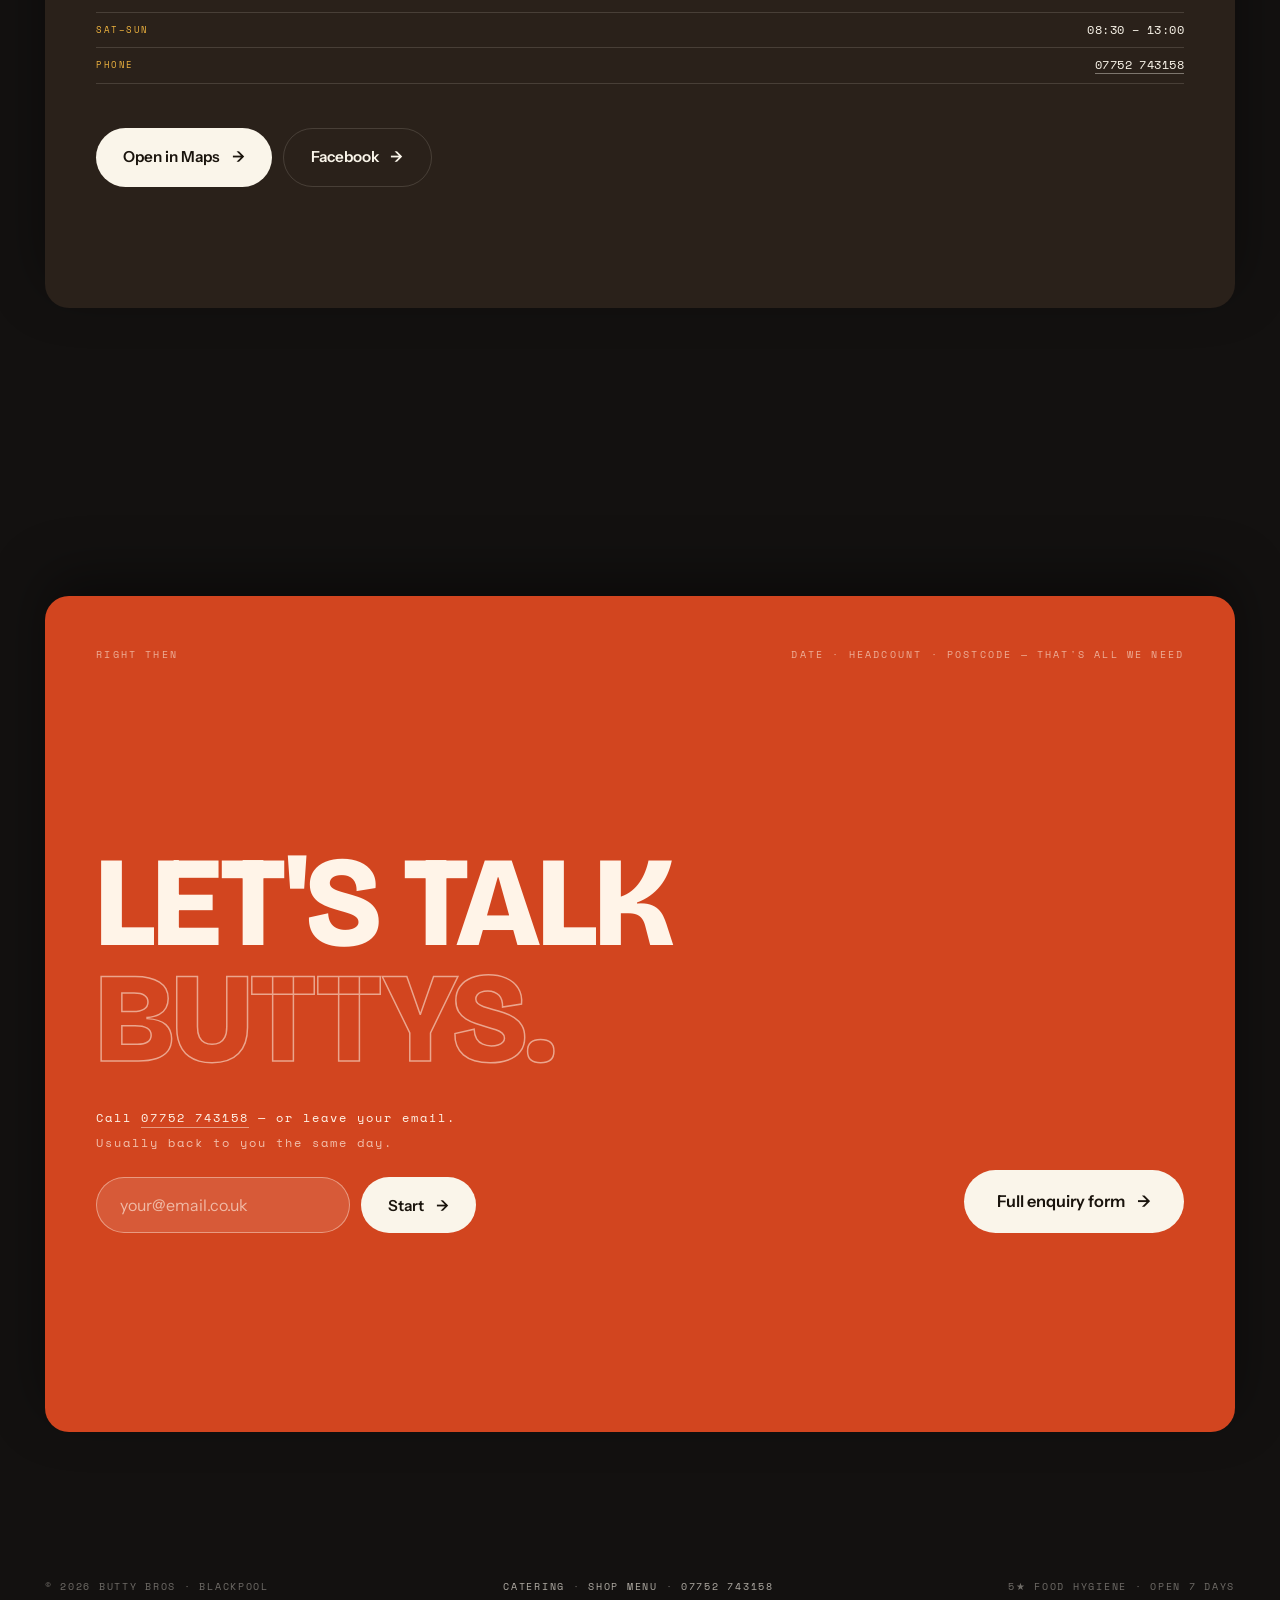
<file: gallery.html>
<!DOCTYPE html>
<html lang="en-GB">
<head>
<meta charset="UTF-8">
<title>Butty Bros — Gallery</title>
<link rel="canonical" href="https://www.buttybros.co.uk/index.html">
<meta name="robots" content="noindex, follow">
<meta http-equiv="refresh" content="0; url=index.html">
<script>location.replace('index.html');</script>
</head>
<body><p>This page has moved. <a href="index.html">Continue to Butty Bros →</a></p></body>
</html>
</file>
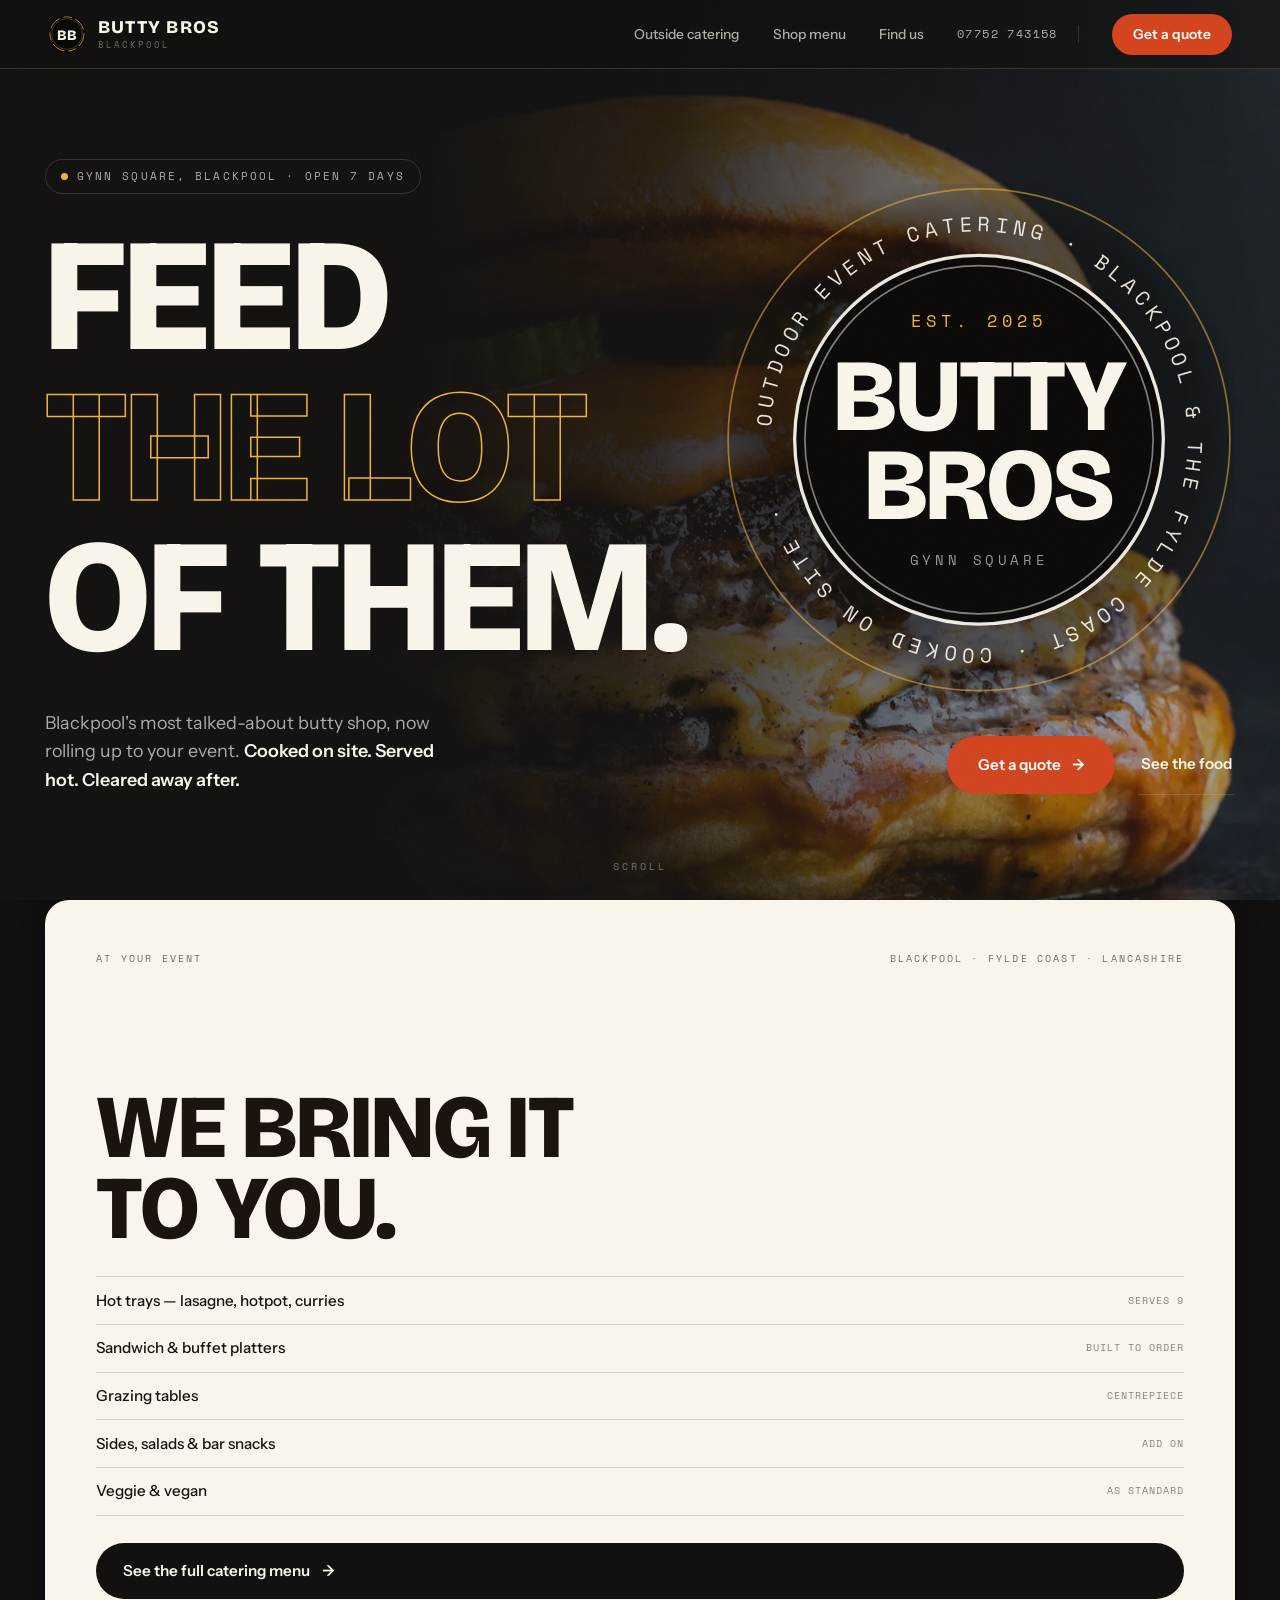
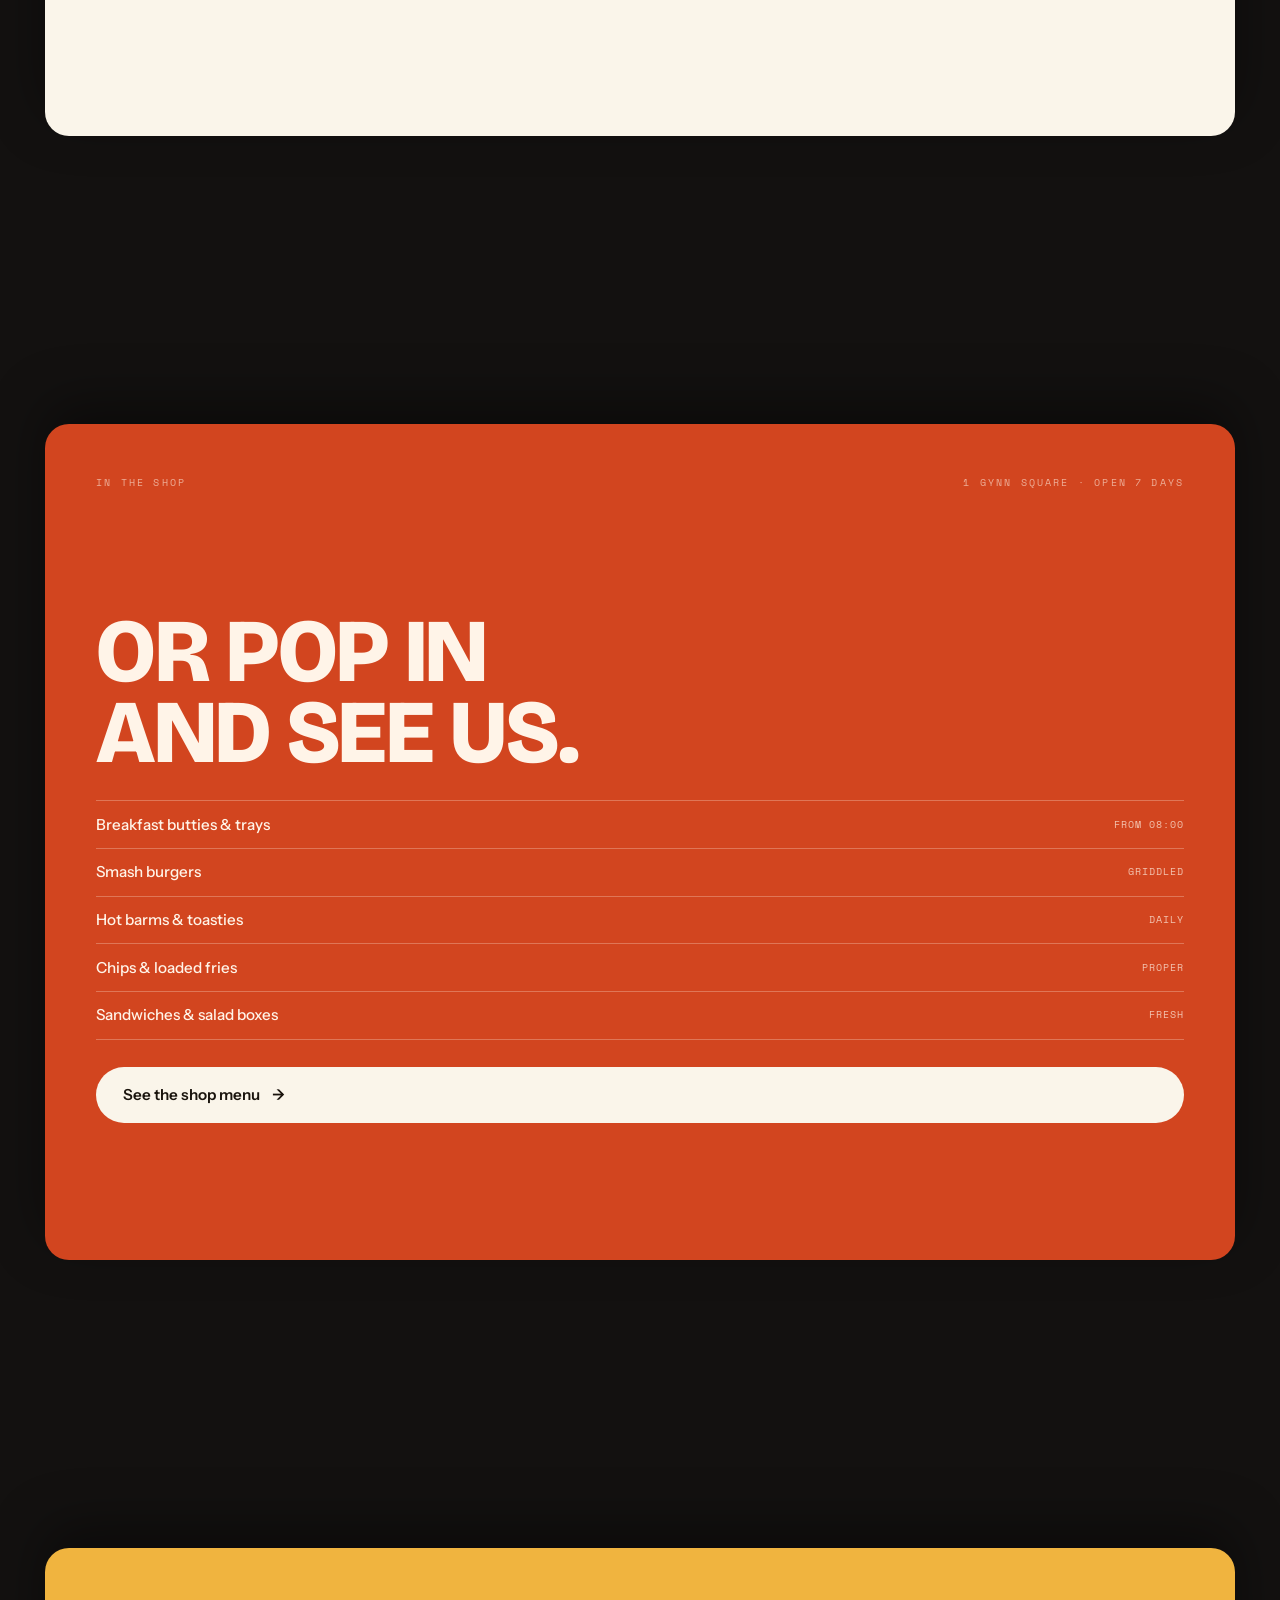
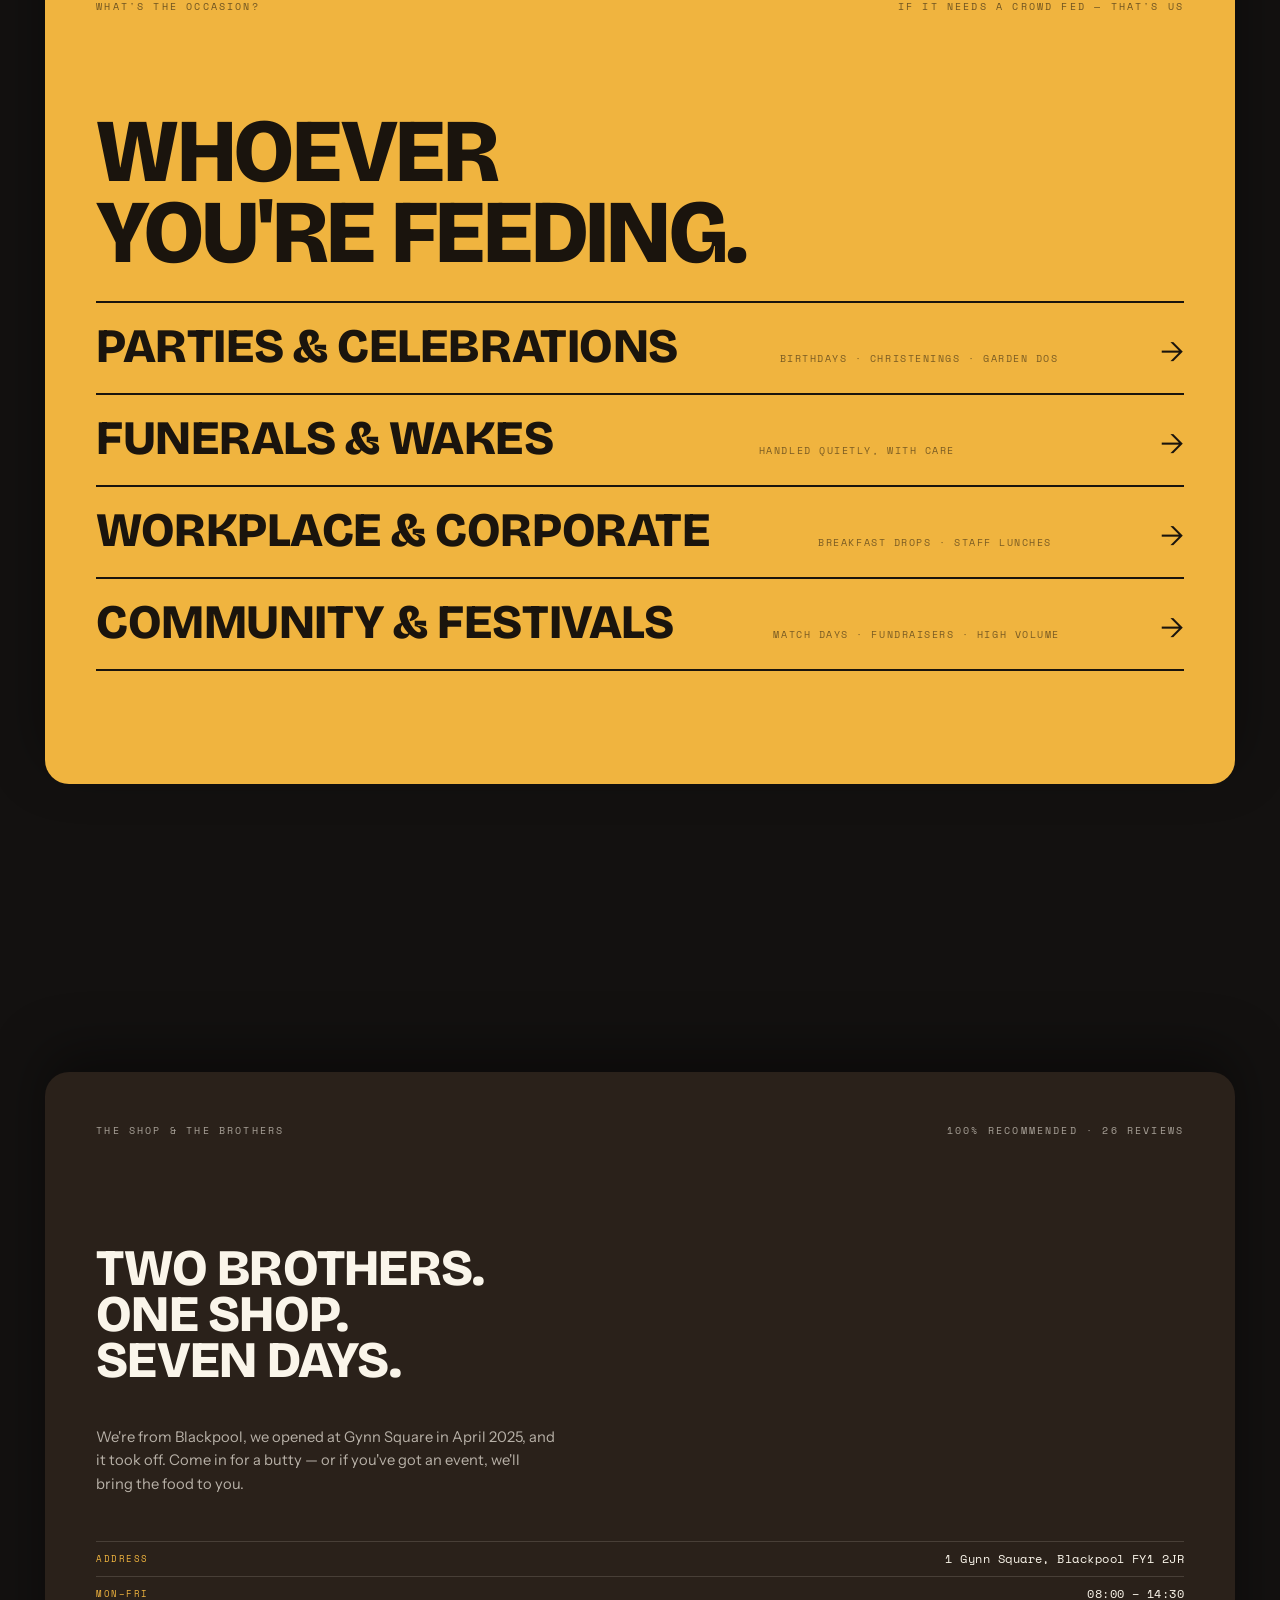
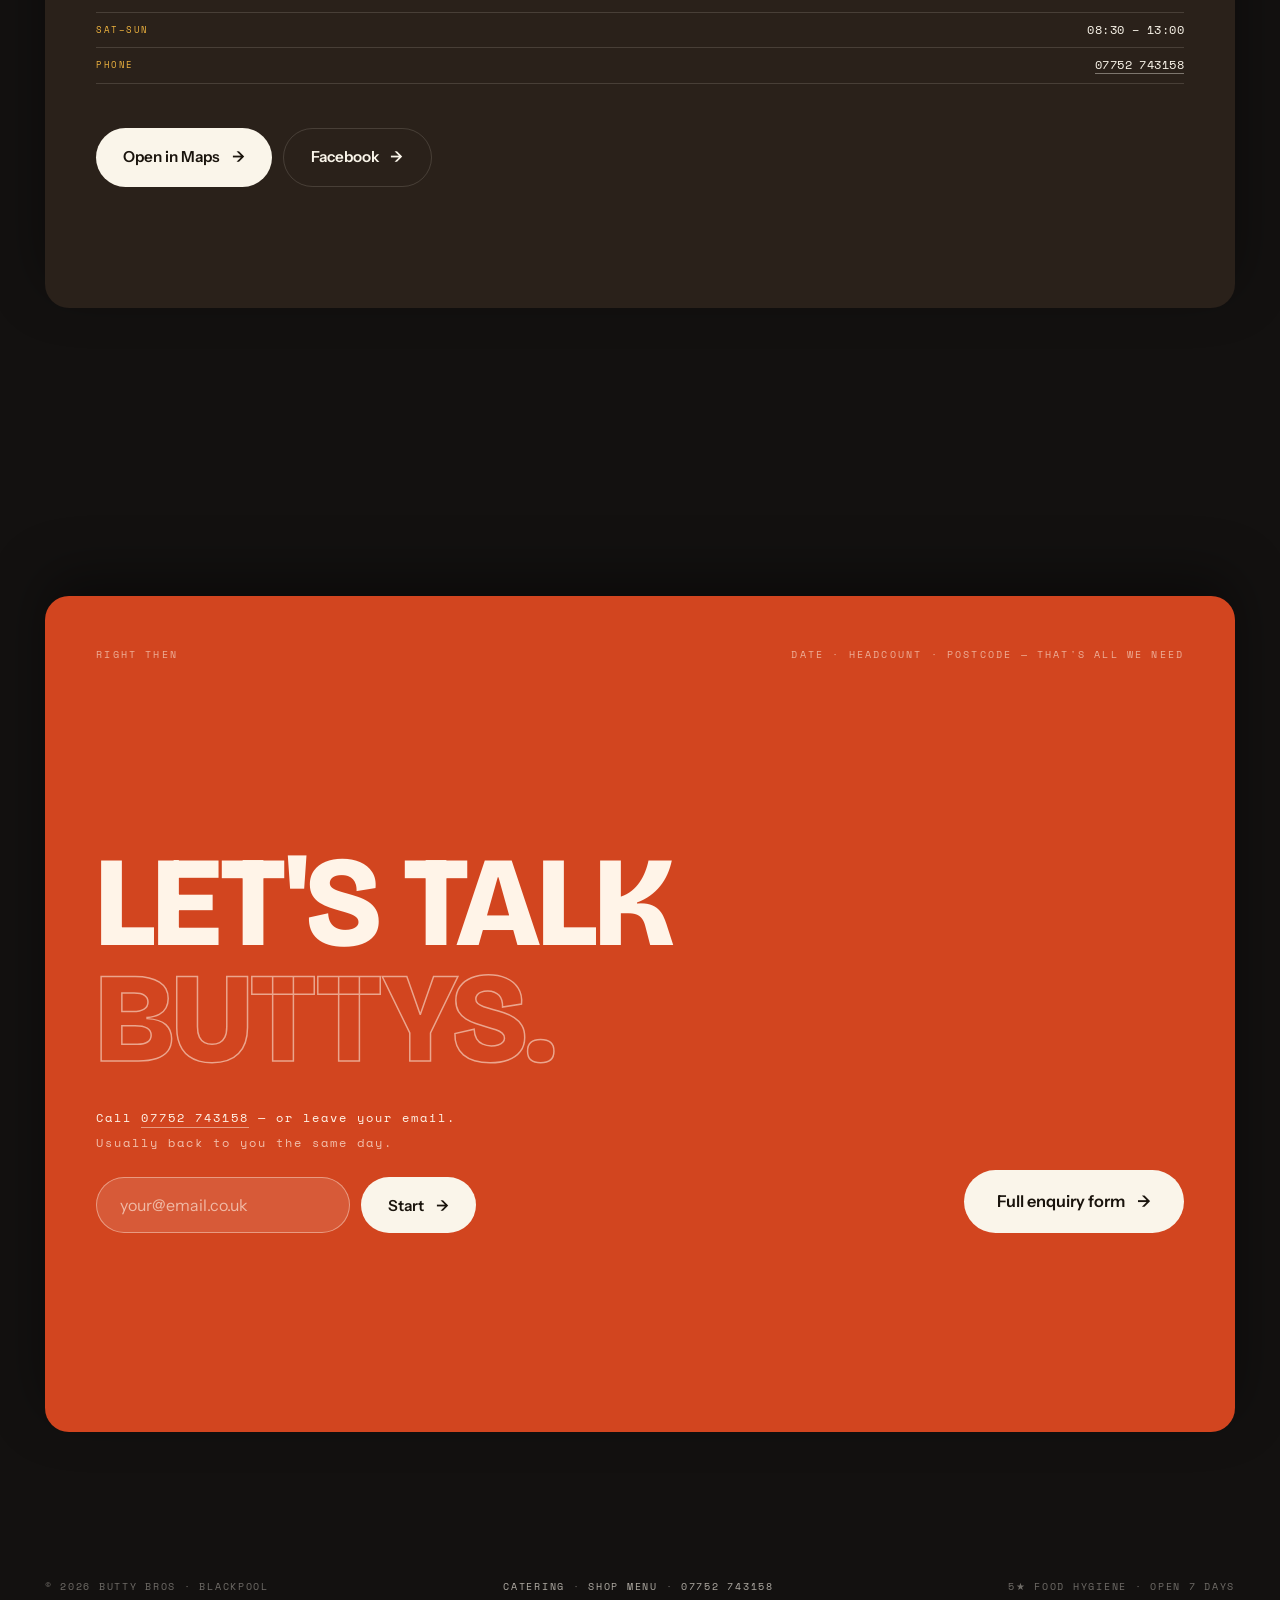
<file: index-v2.html>
<!DOCTYPE html>
<html lang="en-GB">
<head>
<meta charset="UTF-8">
<meta name="viewport" content="width=device-width, initial-scale=1.0">
<title>Butty Bros — Outdoor Event Catering, Blackpool</title>
<link rel="canonical" href="https://www.buttybros.co.uk/">
<meta name="robots" content="noindex, follow">
<meta http-equiv="refresh" content="0; url=index.html">
<script>location.replace('index.html'+location.hash);</script>
</head>
<body>
<p>This page has moved. <a href="index.html">Continue to Butty Bros →</a></p>
</body>
</html>
</file>
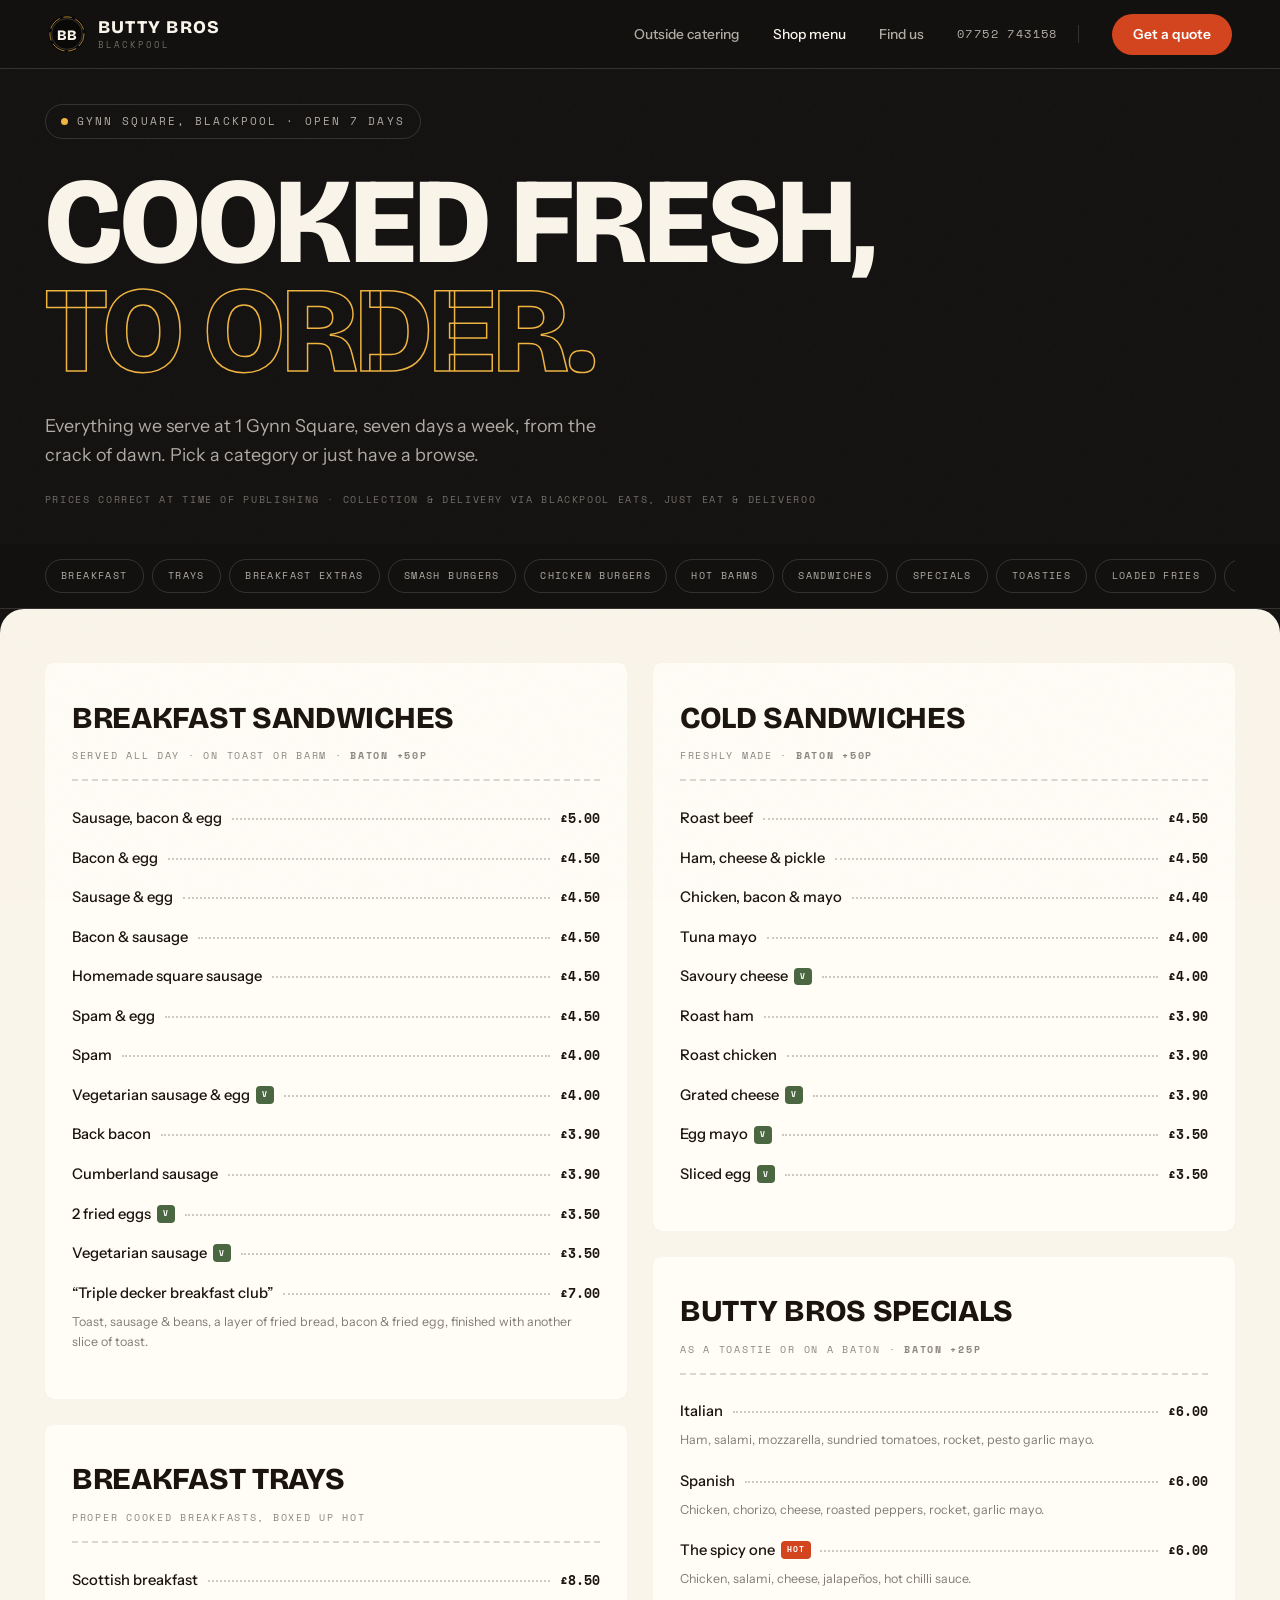
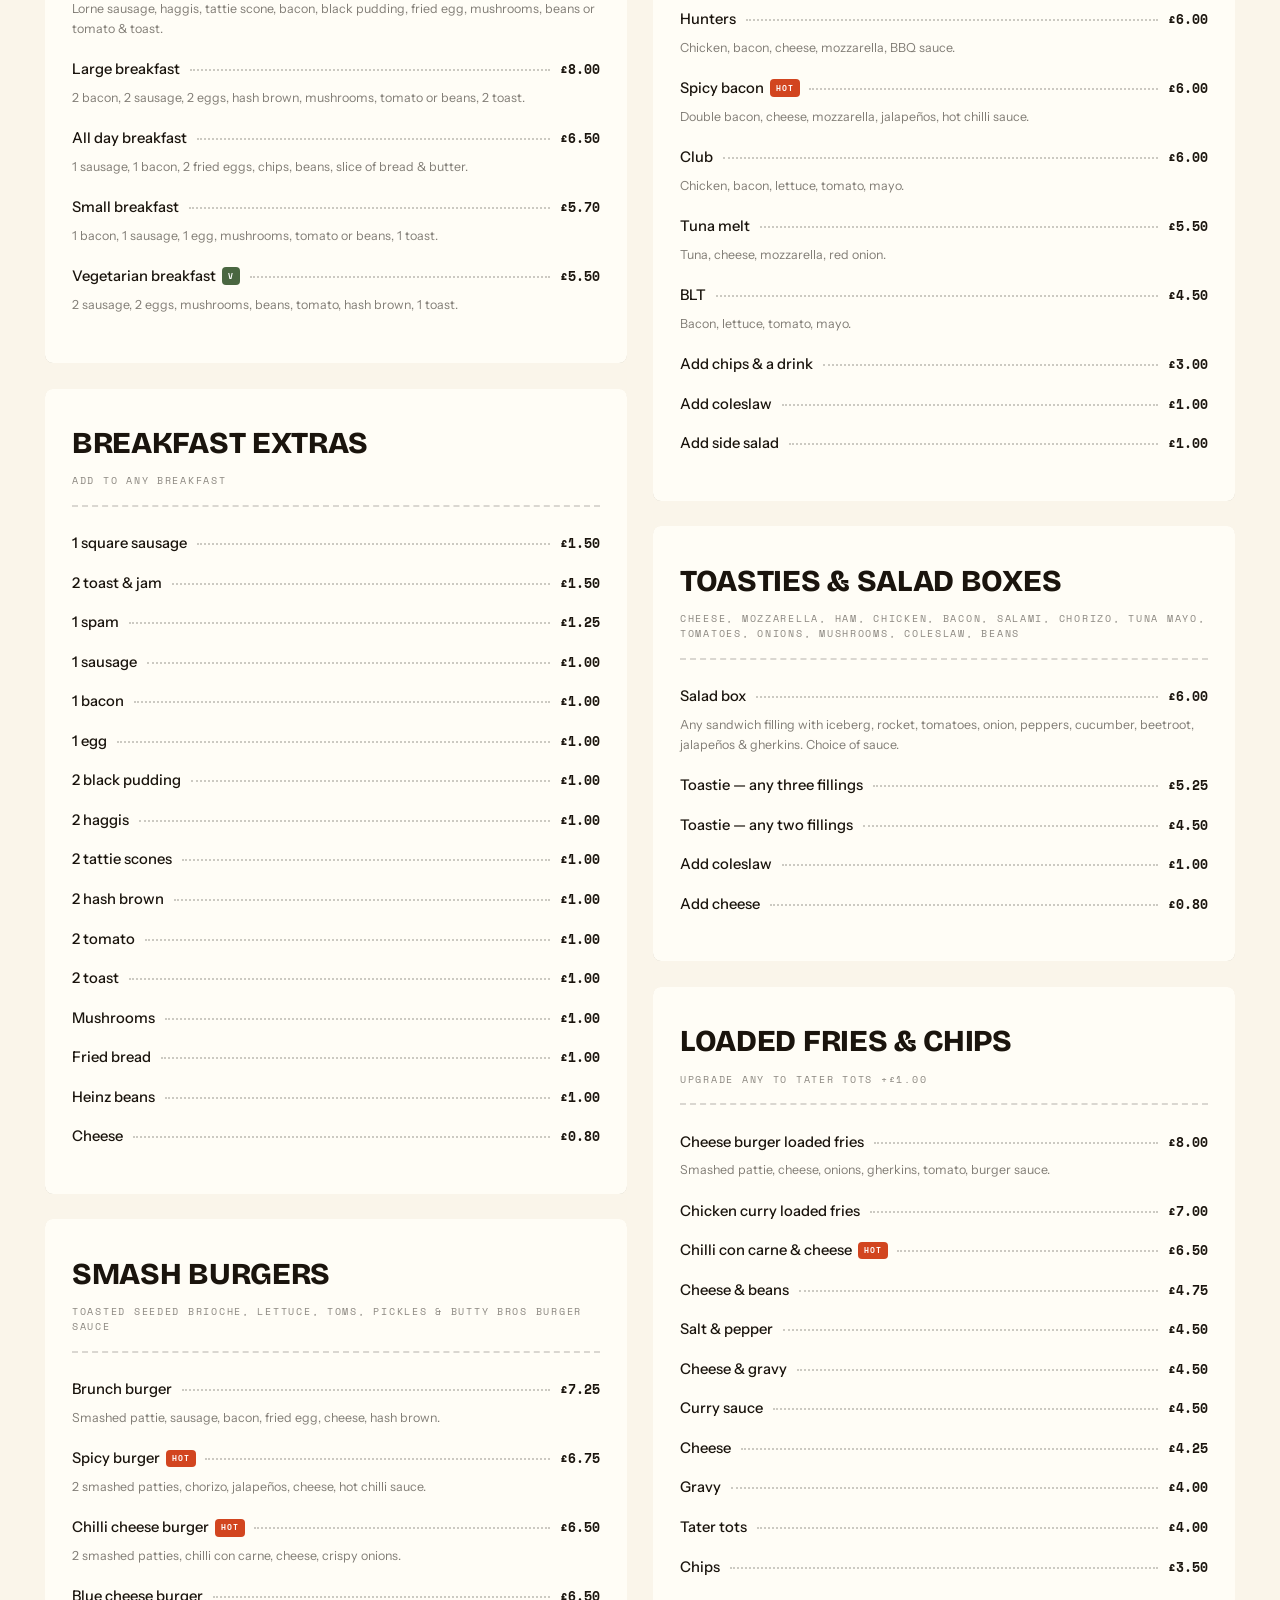
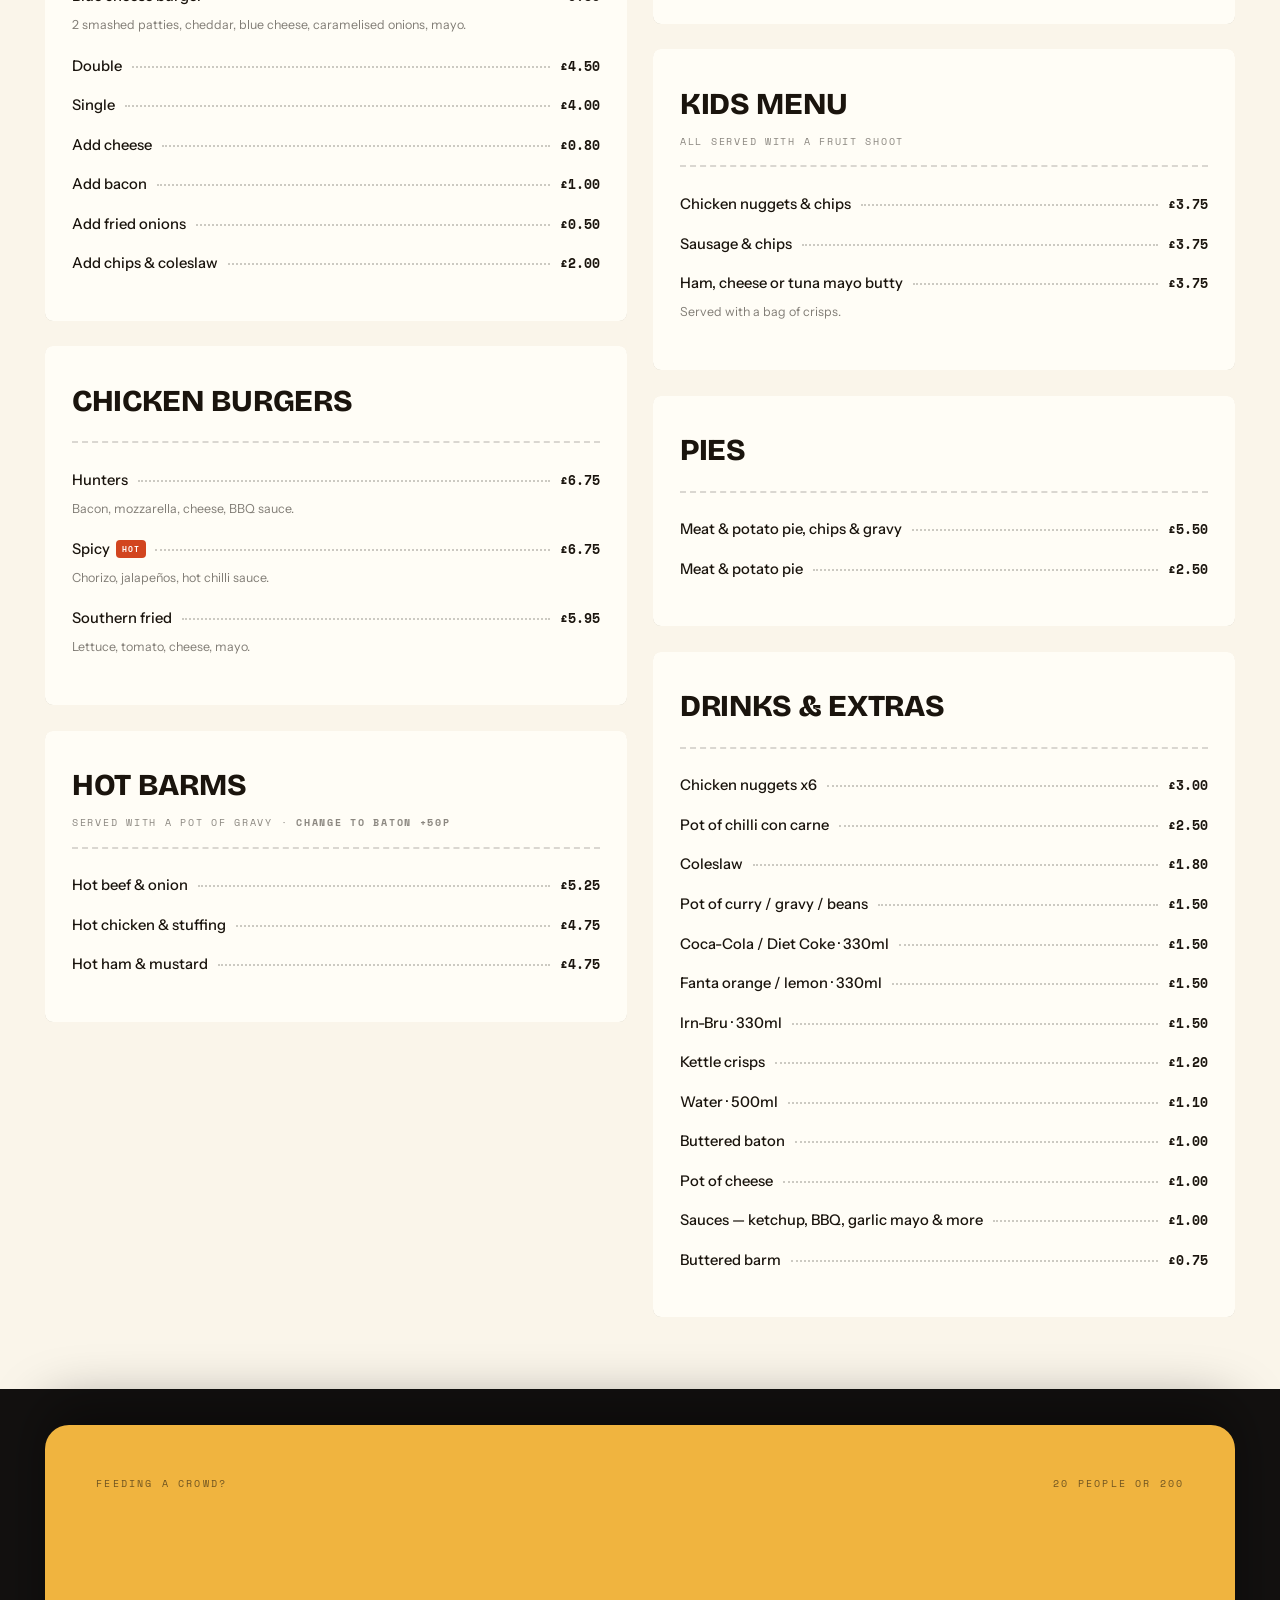
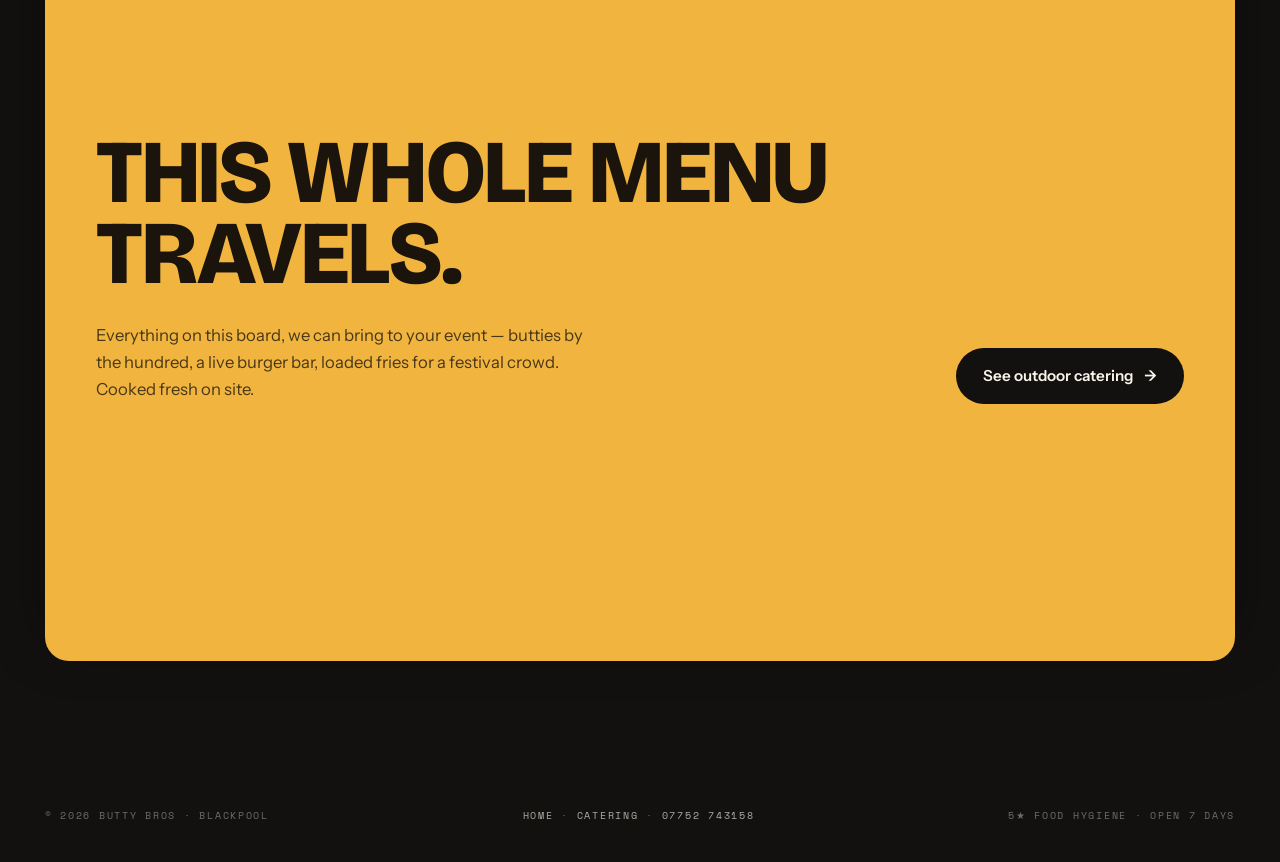
<file: menu.html>
<!DOCTYPE html>
<html lang="en-GB">
<head>
<meta charset="UTF-8">
<meta name="viewport" content="width=device-width, initial-scale=1.0">
<title>Shop Menu — Butty Bros, Gynn Square Blackpool</title>
<meta name="description" content="Breakfast butties, smash burgers, hot barms, loaded fries and toasties at 1 Gynn Square, Blackpool. Cooked fresh to order, seven days a week.">
<link rel="canonical" href="https://www.buttybros.co.uk/menu.html">
<meta name="robots" content="index, follow, max-image-preview:large">
<meta name="theme-color" content="#131110">
<meta name="geo.region" content="GB-BPL">
<meta name="geo.placename" content="Blackpool">
<meta property="og:type" content="website">
<meta property="og:site_name" content="Butty Bros">
<meta property="og:title" content="The Menu | Butty Bros Blackpool">
<meta property="og:description" content="Breakfast butties, smash burgers, hot barms, loaded fries and toasties at 1 Gynn Square, Blackpool. Cooked fresh to order, seven days a week.">
<meta property="og:url" content="https://www.buttybros.co.uk/menu.html">
<meta property="og:image" content="https://www.buttybros.co.uk/images/og-menu.jpg">
<meta property="og:image:width" content="1200">
<meta property="og:image:height" content="630">
<meta name="twitter:image" content="https://www.buttybros.co.uk/images/og-menu.jpg">
<meta name="twitter:card" content="summary_large_image">
<meta property="og:locale" content="en_GB">
<link rel="preconnect" href="https://fonts.googleapis.com">
<link rel="preconnect" href="https://fonts.gstatic.com" crossorigin>
<link href="https://fonts.googleapis.com/css2?family=Bricolage+Grotesque:opsz,wght@12..96,600;12..96,800&family=Instrument+Sans:wght@400;500;600&family=Space+Mono:wght@400;700&display=swap" rel="stylesheet">
<link rel="stylesheet" href="css/v3.css?v=14">
<link rel="icon" href="images/favicon.svg" type="image/svg+xml">
<script type="application/ld+json">
{
  "@context": "https://schema.org",
  "@type": "Menu",
  "name": "Butty Bros Shop Menu",
  "inLanguage": "en-GB",
  "hasMenuSection": [
    { "@type": "MenuSection", "name": "Breakfast Sandwiches" },
    { "@type": "MenuSection", "name": "Breakfast Trays" },
    { "@type": "MenuSection", "name": "Smash Burgers" },
    { "@type": "MenuSection", "name": "Hot Barms" },
    { "@type": "MenuSection", "name": "Sandwiches" },
    { "@type": "MenuSection", "name": "Specials & Melts" },
    { "@type": "MenuSection", "name": "Toasties & Salad Boxes" },
    { "@type": "MenuSection", "name": "Chips & Loaded Fries" },
    { "@type": "MenuSection", "name": "Pies" },
    { "@type": "MenuSection", "name": "Drinks & Extras" }
  ]
}
</script>
<script type="application/ld+json">
{"@context": "https://schema.org", "@type": "BreadcrumbList", "itemListElement": [{"@type": "ListItem", "position": 1, "name": "Home", "item": "https://www.buttybros.co.uk/"}, {"@type": "ListItem", "position": 2, "name": "Shop menu", "item": "https://www.buttybros.co.uk/menu.html"}]}
</script>
</head>
<body>
<div class="grain" aria-hidden="true"></div>
<a class="skip" href="#main">Skip to content</a>

<nav class="nav solid" id="nav" aria-label="Primary">
  <a class="nav__brand" href="index.html">
    <svg class="brandmark" viewBox="0 0 100 100" aria-hidden="true">
      <circle cx="50" cy="50" r="49" fill="#0B0908"/>
      <circle class="bm__spin" cx="50" cy="50" r="45" fill="none" stroke="#F0B43F" stroke-width="1.8" stroke-linecap="round" stroke-dasharray="34 12 20 12 34 12 20 12"/>
      <circle cx="50" cy="50" r="40.5" fill="none" stroke="#FAF5EA" stroke-width=".9" stroke-opacity=".55"/>
      <text x="50" y="65" text-anchor="middle" font-family="Bricolage Grotesque,sans-serif" font-weight="800" font-size="38" fill="#FAF5EA" letter-spacing="-1">BB</text>
    </svg>
    <span class="nav__wordmark">BUTTY BROS <small>Blackpool</small></span>
  </a>
  <div class="nav__links">
    <a href="outdoor-catering.html">Outside catering</a>
    <a href="menu.html" aria-current="page">Shop menu</a>
    <a href="index.html#visit">Find us</a>
    <a class="nav__tel" href="tel:+447752743158">07752 743158</a>
    <a class="pill" href="enquire.html">Get a quote</a>
    <button class="nav__burger" id="burger" aria-label="Menu" aria-expanded="false" aria-controls="mmenu">
      <svg width="26" height="26" viewBox="0 0 24 24" fill="none" stroke="currentColor" stroke-width="2.2" aria-hidden="true"><path d="M3 7h18M3 12h18M3 17h18" stroke-linecap="round"/></svg>
    </button>
  </div>
</nav>
<div class="mmenu" id="mmenu">
  <a href="index.html">Home <span class="arw" aria-hidden="true">→</span></a>
  <a href="outdoor-catering.html">Outside catering <span class="arw" aria-hidden="true">→</span></a>
  <a href="menu.html">Shop menu <span class="arw" aria-hidden="true">→</span></a>
  <a href="index.html#visit">Find us <span class="arw" aria-hidden="true">→</span></a>
  <a href="enquire.html" class="hot">Get a quote <span class="arw" aria-hidden="true">→</span></a>
  <p class="mmenu__meta">1 Gynn Square, Blackpool FY1 2JR<br><a href="tel:+447752743158">07752 743158</a> · Open 7 days</p>
</div>

<main id="main">

<header class="pagehead wrap">
  <p class="status"><span class="dot" aria-hidden="true"></span> <span id="open-badge">Gynn Square, Blackpool</span></p>
  <h1>Cooked fresh,<br><em>to order.</em></h1>
  <p class="lede">Everything we serve at 1 Gynn Square, seven days a week, from the crack of dawn. Pick a category or just have a browse.</p>
  <p class="note">Prices correct at time of publishing · Collection &amp; delivery via Blackpool Eats, Just Eat &amp; Deliveroo</p>
</header>

<nav class="chipnav" aria-label="Menu categories">
  <div class="chipnav__track">
    <a href="#breakfast">Breakfast</a>
    <a href="#trays">Trays</a>
    <a href="#bfextras">Breakfast extras</a>
    <a href="#burgers">Smash burgers</a>
    <a href="#chicken">Chicken burgers</a>
    <a href="#barms">Hot barms</a>
    <a href="#sandwiches">Sandwiches</a>
    <a href="#specials">Specials</a>
    <a href="#toasties">Toasties</a>
    <a href="#chips">Loaded fries</a>
    <a href="#kids">Kids</a>
    <a href="#pies">Pies</a>
    <a href="#drinks">Drinks &amp; extras</a>
  </div>
</nav>

<section class="menuboard">
  <div class="mgrid">

    <div class="mcat" id="breakfast">
      <div class="mcat__hd"><h2>Breakfast sandwiches</h2><p>Served all day &middot; on toast or barm &middot; <b>baton +50p</b></p></div>
      <div class="mrow"><span>Sausage, bacon &amp; egg</span><span class="fill"></span><span class="p">£5.00</span></div>
      <div class="mrow"><span>Bacon &amp; egg</span><span class="fill"></span><span class="p">£4.50</span></div>
      <div class="mrow"><span>Sausage &amp; egg</span><span class="fill"></span><span class="p">£4.50</span></div>
      <div class="mrow"><span>Bacon &amp; sausage</span><span class="fill"></span><span class="p">£4.50</span></div>
      <div class="mrow"><span>Homemade square sausage</span><span class="fill"></span><span class="p">£4.50</span></div>
      <div class="mrow"><span>Spam &amp; egg</span><span class="fill"></span><span class="p">£4.50</span></div>
      <div class="mrow"><span>Spam</span><span class="fill"></span><span class="p">£4.00</span></div>
      <div class="mrow"><span>Vegetarian sausage &amp; egg<span class="tag tag--v">V</span></span><span class="fill"></span><span class="p">£4.00</span></div>
      <div class="mrow"><span>Back bacon</span><span class="fill"></span><span class="p">£3.90</span></div>
      <div class="mrow"><span>Cumberland sausage</span><span class="fill"></span><span class="p">£3.90</span></div>
      <div class="mrow"><span>2 fried eggs<span class="tag tag--v">V</span></span><span class="fill"></span><span class="p">£3.50</span></div>
      <div class="mrow"><span>Vegetarian sausage<span class="tag tag--v">V</span></span><span class="fill"></span><span class="p">£3.50</span></div>
      <div class="mrow"><span>&ldquo;Triple decker breakfast club&rdquo;</span><span class="fill"></span><span class="p">£7.00</span><span class="sub">Toast, sausage &amp; beans, a layer of fried bread, bacon &amp; fried egg, finished with another slice of toast.</span></div>
    </div>

    <div class="mcat" id="trays">
      <div class="mcat__hd"><h2>Breakfast trays</h2><p>Proper cooked breakfasts, boxed up hot</p></div>
      <div class="mrow"><span>Scottish breakfast</span><span class="fill"></span><span class="p">£8.50</span><span class="sub">Lorne sausage, haggis, tattie scone, bacon, black pudding, fried egg, mushrooms, beans or tomato &amp; toast.</span></div>
      <div class="mrow"><span>Large breakfast</span><span class="fill"></span><span class="p">£8.00</span><span class="sub">2 bacon, 2 sausage, 2 eggs, hash brown, mushrooms, tomato or beans, 2 toast.</span></div>
      <div class="mrow"><span>All day breakfast</span><span class="fill"></span><span class="p">£6.50</span><span class="sub">1 sausage, 1 bacon, 2 fried eggs, chips, beans, slice of bread &amp; butter.</span></div>
      <div class="mrow"><span>Small breakfast</span><span class="fill"></span><span class="p">£5.70</span><span class="sub">1 bacon, 1 sausage, 1 egg, mushrooms, tomato or beans, 1 toast.</span></div>
      <div class="mrow"><span>Vegetarian breakfast<span class="tag tag--v">V</span></span><span class="fill"></span><span class="p">£5.50</span><span class="sub">2 sausage, 2 eggs, mushrooms, beans, tomato, hash brown, 1 toast.</span></div>
    </div>

    <div class="mcat" id="bfextras">
      <div class="mcat__hd"><h2>Breakfast extras</h2><p>Add to any breakfast</p></div>
      <div class="mrow"><span>1 square sausage</span><span class="fill"></span><span class="p">£1.50</span></div>
      <div class="mrow"><span>2 toast &amp; jam</span><span class="fill"></span><span class="p">£1.50</span></div>
      <div class="mrow"><span>1 spam</span><span class="fill"></span><span class="p">£1.25</span></div>
      <div class="mrow"><span>1 sausage</span><span class="fill"></span><span class="p">£1.00</span></div>
      <div class="mrow"><span>1 bacon</span><span class="fill"></span><span class="p">£1.00</span></div>
      <div class="mrow"><span>1 egg</span><span class="fill"></span><span class="p">£1.00</span></div>
      <div class="mrow"><span>2 black pudding</span><span class="fill"></span><span class="p">£1.00</span></div>
      <div class="mrow"><span>2 haggis</span><span class="fill"></span><span class="p">£1.00</span></div>
      <div class="mrow"><span>2 tattie scones</span><span class="fill"></span><span class="p">£1.00</span></div>
      <div class="mrow"><span>2 hash brown</span><span class="fill"></span><span class="p">£1.00</span></div>
      <div class="mrow"><span>2 tomato</span><span class="fill"></span><span class="p">£1.00</span></div>
      <div class="mrow"><span>2 toast</span><span class="fill"></span><span class="p">£1.00</span></div>
      <div class="mrow"><span>Mushrooms</span><span class="fill"></span><span class="p">£1.00</span></div>
      <div class="mrow"><span>Fried bread</span><span class="fill"></span><span class="p">£1.00</span></div>
      <div class="mrow"><span>Heinz beans</span><span class="fill"></span><span class="p">£1.00</span></div>
      <div class="mrow"><span>Cheese</span><span class="fill"></span><span class="p">£0.80</span></div>
    </div>

    <div class="mcat" id="burgers">
      <div class="mcat__hd"><h2>Smash burgers</h2><p>Toasted seeded brioche, lettuce, toms, pickles &amp; Butty Bros burger sauce</p></div>
      <div class="mrow"><span>Brunch burger</span><span class="fill"></span><span class="p">£7.25</span><span class="sub">Smashed pattie, sausage, bacon, fried egg, cheese, hash brown.</span></div>
      <div class="mrow"><span>Spicy burger<span class="tag tag--hot">Hot</span></span><span class="fill"></span><span class="p">£6.75</span><span class="sub">2 smashed patties, chorizo, jalape&ntilde;os, cheese, hot chilli sauce.</span></div>
      <div class="mrow"><span>Chilli cheese burger<span class="tag tag--hot">Hot</span></span><span class="fill"></span><span class="p">£6.50</span><span class="sub">2 smashed patties, chilli con carne, cheese, crispy onions.</span></div>
      <div class="mrow"><span>Blue cheese burger</span><span class="fill"></span><span class="p">£6.50</span><span class="sub">2 smashed patties, cheddar, blue cheese, caramelised onions, mayo.</span></div>
      <div class="mrow"><span>Double</span><span class="fill"></span><span class="p">£4.50</span></div>
      <div class="mrow"><span>Single</span><span class="fill"></span><span class="p">£4.00</span></div>
      <div class="mrow"><span>Add cheese</span><span class="fill"></span><span class="p">£0.80</span></div>
      <div class="mrow"><span>Add bacon</span><span class="fill"></span><span class="p">£1.00</span></div>
      <div class="mrow"><span>Add fried onions</span><span class="fill"></span><span class="p">£0.50</span></div>
      <div class="mrow"><span>Add chips &amp; coleslaw</span><span class="fill"></span><span class="p">£2.00</span></div>
    </div>

    <div class="mcat" id="chicken">
      <div class="mcat__hd"><h2>Chicken burgers</h2></div>
      <div class="mrow"><span>Hunters</span><span class="fill"></span><span class="p">£6.75</span><span class="sub">Bacon, mozzarella, cheese, BBQ sauce.</span></div>
      <div class="mrow"><span>Spicy<span class="tag tag--hot">Hot</span></span><span class="fill"></span><span class="p">£6.75</span><span class="sub">Chorizo, jalape&ntilde;os, hot chilli sauce.</span></div>
      <div class="mrow"><span>Southern fried</span><span class="fill"></span><span class="p">£5.95</span><span class="sub">Lettuce, tomato, cheese, mayo.</span></div>
    </div>

    <div class="mcat" id="barms">
      <div class="mcat__hd"><h2>Hot barms</h2><p>Served with a pot of gravy &middot; <b>change to baton +50p</b></p></div>
      <div class="mrow"><span>Hot beef &amp; onion</span><span class="fill"></span><span class="p">£5.25</span></div>
      <div class="mrow"><span>Hot chicken &amp; stuffing</span><span class="fill"></span><span class="p">£4.75</span></div>
      <div class="mrow"><span>Hot ham &amp; mustard</span><span class="fill"></span><span class="p">£4.75</span></div>
    </div>

    <div class="mcat" id="sandwiches">
      <div class="mcat__hd"><h2>Cold sandwiches</h2><p>Freshly made &middot; <b>baton +50p</b></p></div>
      <div class="mrow"><span>Roast beef</span><span class="fill"></span><span class="p">£4.50</span></div>
      <div class="mrow"><span>Ham, cheese &amp; pickle</span><span class="fill"></span><span class="p">£4.50</span></div>
      <div class="mrow"><span>Chicken, bacon &amp; mayo</span><span class="fill"></span><span class="p">£4.40</span></div>
      <div class="mrow"><span>Tuna mayo</span><span class="fill"></span><span class="p">£4.00</span></div>
      <div class="mrow"><span>Savoury cheese<span class="tag tag--v">V</span></span><span class="fill"></span><span class="p">£4.00</span></div>
      <div class="mrow"><span>Roast ham</span><span class="fill"></span><span class="p">£3.90</span></div>
      <div class="mrow"><span>Roast chicken</span><span class="fill"></span><span class="p">£3.90</span></div>
      <div class="mrow"><span>Grated cheese<span class="tag tag--v">V</span></span><span class="fill"></span><span class="p">£3.90</span></div>
      <div class="mrow"><span>Egg mayo<span class="tag tag--v">V</span></span><span class="fill"></span><span class="p">£3.50</span></div>
      <div class="mrow"><span>Sliced egg<span class="tag tag--v">V</span></span><span class="fill"></span><span class="p">£3.50</span></div>
    </div>

    <div class="mcat" id="specials">
      <div class="mcat__hd"><h2>Butty Bros specials</h2><p>As a toastie or on a baton &middot; <b>baton +25p</b></p></div>
      <div class="mrow"><span>Italian</span><span class="fill"></span><span class="p">£6.00</span><span class="sub">Ham, salami, mozzarella, sundried tomatoes, rocket, pesto garlic mayo.</span></div>
      <div class="mrow"><span>Spanish</span><span class="fill"></span><span class="p">£6.00</span><span class="sub">Chicken, chorizo, cheese, roasted peppers, rocket, garlic mayo.</span></div>
      <div class="mrow"><span>The spicy one<span class="tag tag--hot">Hot</span></span><span class="fill"></span><span class="p">£6.00</span><span class="sub">Chicken, salami, cheese, jalape&ntilde;os, hot chilli sauce.</span></div>
      <div class="mrow"><span>Hunters</span><span class="fill"></span><span class="p">£6.00</span><span class="sub">Chicken, bacon, cheese, mozzarella, BBQ sauce.</span></div>
      <div class="mrow"><span>Spicy bacon<span class="tag tag--hot">Hot</span></span><span class="fill"></span><span class="p">£6.00</span><span class="sub">Double bacon, cheese, mozzarella, jalape&ntilde;os, hot chilli sauce.</span></div>
      <div class="mrow"><span>Club</span><span class="fill"></span><span class="p">£6.00</span><span class="sub">Chicken, bacon, lettuce, tomato, mayo.</span></div>
      <div class="mrow"><span>Tuna melt</span><span class="fill"></span><span class="p">£5.50</span><span class="sub">Tuna, cheese, mozzarella, red onion.</span></div>
      <div class="mrow"><span>BLT</span><span class="fill"></span><span class="p">£4.50</span><span class="sub">Bacon, lettuce, tomato, mayo.</span></div>
      <div class="mrow"><span>Add chips &amp; a drink</span><span class="fill"></span><span class="p">£3.00</span></div>
      <div class="mrow"><span>Add coleslaw</span><span class="fill"></span><span class="p">£1.00</span></div>
      <div class="mrow"><span>Add side salad</span><span class="fill"></span><span class="p">£1.00</span></div>
    </div>

    <div class="mcat" id="toasties">
      <div class="mcat__hd"><h2>Toasties &amp; salad boxes</h2><p>Cheese, mozzarella, ham, chicken, bacon, salami, chorizo, tuna mayo, tomatoes, onions, mushrooms, coleslaw, beans</p></div>
      <div class="mrow"><span>Salad box</span><span class="fill"></span><span class="p">£6.00</span><span class="sub">Any sandwich filling with iceberg, rocket, tomatoes, onion, peppers, cucumber, beetroot, jalape&ntilde;os &amp; gherkins. Choice of sauce.</span></div>
      <div class="mrow"><span>Toastie &mdash; any three fillings</span><span class="fill"></span><span class="p">£5.25</span></div>
      <div class="mrow"><span>Toastie &mdash; any two fillings</span><span class="fill"></span><span class="p">£4.50</span></div>
      <div class="mrow"><span>Add coleslaw</span><span class="fill"></span><span class="p">£1.00</span></div>
      <div class="mrow"><span>Add cheese</span><span class="fill"></span><span class="p">£0.80</span></div>
    </div>

    <div class="mcat" id="chips">
      <div class="mcat__hd"><h2>Loaded fries &amp; chips</h2><p>Upgrade any to tater tots +£1.00</p></div>
      <div class="mrow"><span>Cheese burger loaded fries</span><span class="fill"></span><span class="p">£8.00</span><span class="sub">Smashed pattie, cheese, onions, gherkins, tomato, burger sauce.</span></div>
      <div class="mrow"><span>Chicken curry loaded fries</span><span class="fill"></span><span class="p">£7.00</span></div>
      <div class="mrow"><span>Chilli con carne &amp; cheese<span class="tag tag--hot">Hot</span></span><span class="fill"></span><span class="p">£6.50</span></div>
      <div class="mrow"><span>Cheese &amp; beans</span><span class="fill"></span><span class="p">£4.75</span></div>
      <div class="mrow"><span>Salt &amp; pepper</span><span class="fill"></span><span class="p">£4.50</span></div>
      <div class="mrow"><span>Cheese &amp; gravy</span><span class="fill"></span><span class="p">£4.50</span></div>
      <div class="mrow"><span>Curry sauce</span><span class="fill"></span><span class="p">£4.50</span></div>
      <div class="mrow"><span>Cheese</span><span class="fill"></span><span class="p">£4.25</span></div>
      <div class="mrow"><span>Gravy</span><span class="fill"></span><span class="p">£4.00</span></div>
      <div class="mrow"><span>Tater tots</span><span class="fill"></span><span class="p">£4.00</span></div>
      <div class="mrow"><span>Chips</span><span class="fill"></span><span class="p">£3.50</span></div>
    </div>

    <div class="mcat" id="kids">
      <div class="mcat__hd"><h2>Kids menu</h2><p>All served with a Fruit Shoot</p></div>
      <div class="mrow"><span>Chicken nuggets &amp; chips</span><span class="fill"></span><span class="p">£3.75</span></div>
      <div class="mrow"><span>Sausage &amp; chips</span><span class="fill"></span><span class="p">£3.75</span></div>
      <div class="mrow"><span>Ham, cheese or tuna mayo butty</span><span class="fill"></span><span class="p">£3.75</span><span class="sub">Served with a bag of crisps.</span></div>
    </div>

    <div class="mcat" id="pies">
      <div class="mcat__hd"><h2>Pies</h2></div>
      <div class="mrow"><span>Meat &amp; potato pie, chips &amp; gravy</span><span class="fill"></span><span class="p">£5.50</span></div>
      <div class="mrow"><span>Meat &amp; potato pie</span><span class="fill"></span><span class="p">£2.50</span></div>
    </div>

    <div class="mcat" id="drinks">
      <div class="mcat__hd"><h2>Drinks &amp; extras</h2></div>
      <div class="mrow"><span>Chicken nuggets x6</span><span class="fill"></span><span class="p">£3.00</span></div>
      <div class="mrow"><span>Pot of chilli con carne</span><span class="fill"></span><span class="p">£2.50</span></div>
      <div class="mrow"><span>Coleslaw</span><span class="fill"></span><span class="p">£1.80</span></div>
      <div class="mrow"><span>Pot of curry / gravy / beans</span><span class="fill"></span><span class="p">£1.50</span></div>
      <div class="mrow"><span>Coca-Cola / Diet Coke &middot; 330ml</span><span class="fill"></span><span class="p">£1.50</span></div>
      <div class="mrow"><span>Fanta orange / lemon &middot; 330ml</span><span class="fill"></span><span class="p">£1.50</span></div>
      <div class="mrow"><span>Irn-Bru &middot; 330ml</span><span class="fill"></span><span class="p">£1.50</span></div>
      <div class="mrow"><span>Kettle crisps</span><span class="fill"></span><span class="p">£1.20</span></div>
      <div class="mrow"><span>Water &middot; 500ml</span><span class="fill"></span><span class="p">£1.10</span></div>
      <div class="mrow"><span>Buttered baton</span><span class="fill"></span><span class="p">£1.00</span></div>
      <div class="mrow"><span>Pot of cheese</span><span class="fill"></span><span class="p">£1.00</span></div>
      <div class="mrow"><span>Sauces &mdash; ketchup, BBQ, garlic mayo &amp; more</span><span class="fill"></span><span class="p">£1.00</span></div>
      <div class="mrow"><span>Buttered barm</span><span class="fill"></span><span class="p">£0.75</span></div>
    </div>

  </div>
</section>

<div class="deck" style="padding-top:clamp(1.5rem,4vh,2.5rem)">
  <article class="card card--butter" aria-label="Catering cross-sell">
    <div class="card__tag"><span>Feeding a crowd?</span><span>20 people or 200</span></div>
    <h2>This whole menu<br>travels.</h2>
    <div class="card__body">
      <p class="card__copy">Everything on this board, we can bring to your event — butties by the hundred, a live burger bar, loaded fries for a festival crowd. Cooked fresh on site.</p>
      <a class="card__go" href="outdoor-catering.html">See outdoor catering <span aria-hidden="true">→</span></a>
    </div>
  </article>
</div>

</main>

<footer>
  <div class="wrap foot__base">
    <span>© <span id="yr">2026</span> Butty Bros · Blackpool</span>
    <span><a href="index.html">Home</a> · <a href="outdoor-catering.html">Catering</a> · <a href="tel:+447752743158">07752 743158</a></span>
    <span>5★ Food hygiene · Open 7 days</span>
  </div>
</footer>

<div class="qbar">
  <a class="btn btn--dark" href="tel:+447752743158">Call</a>
  <a class="btn btn--ketchup" href="enquire.html">Get a quote →</a>
</div>

<script src="js/v3.js?v=6"></script>
</body>
</html>
</file>
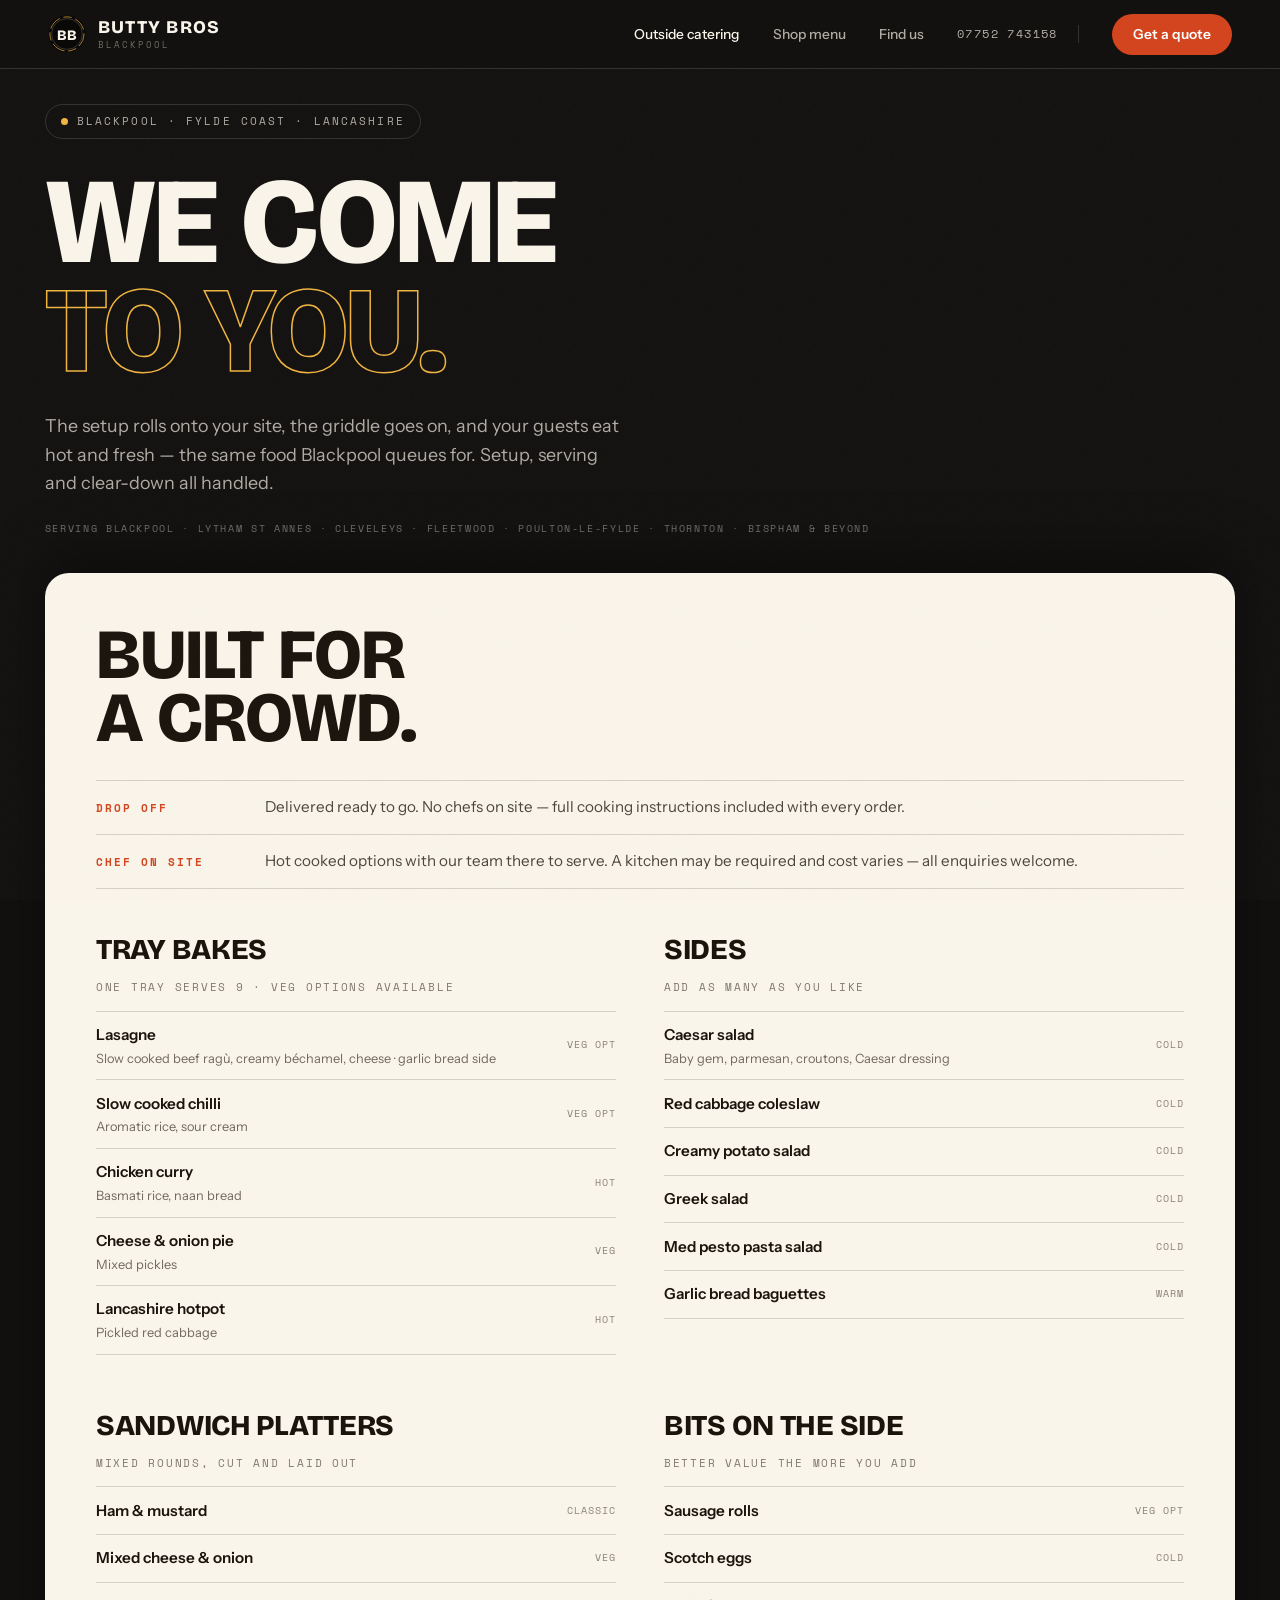
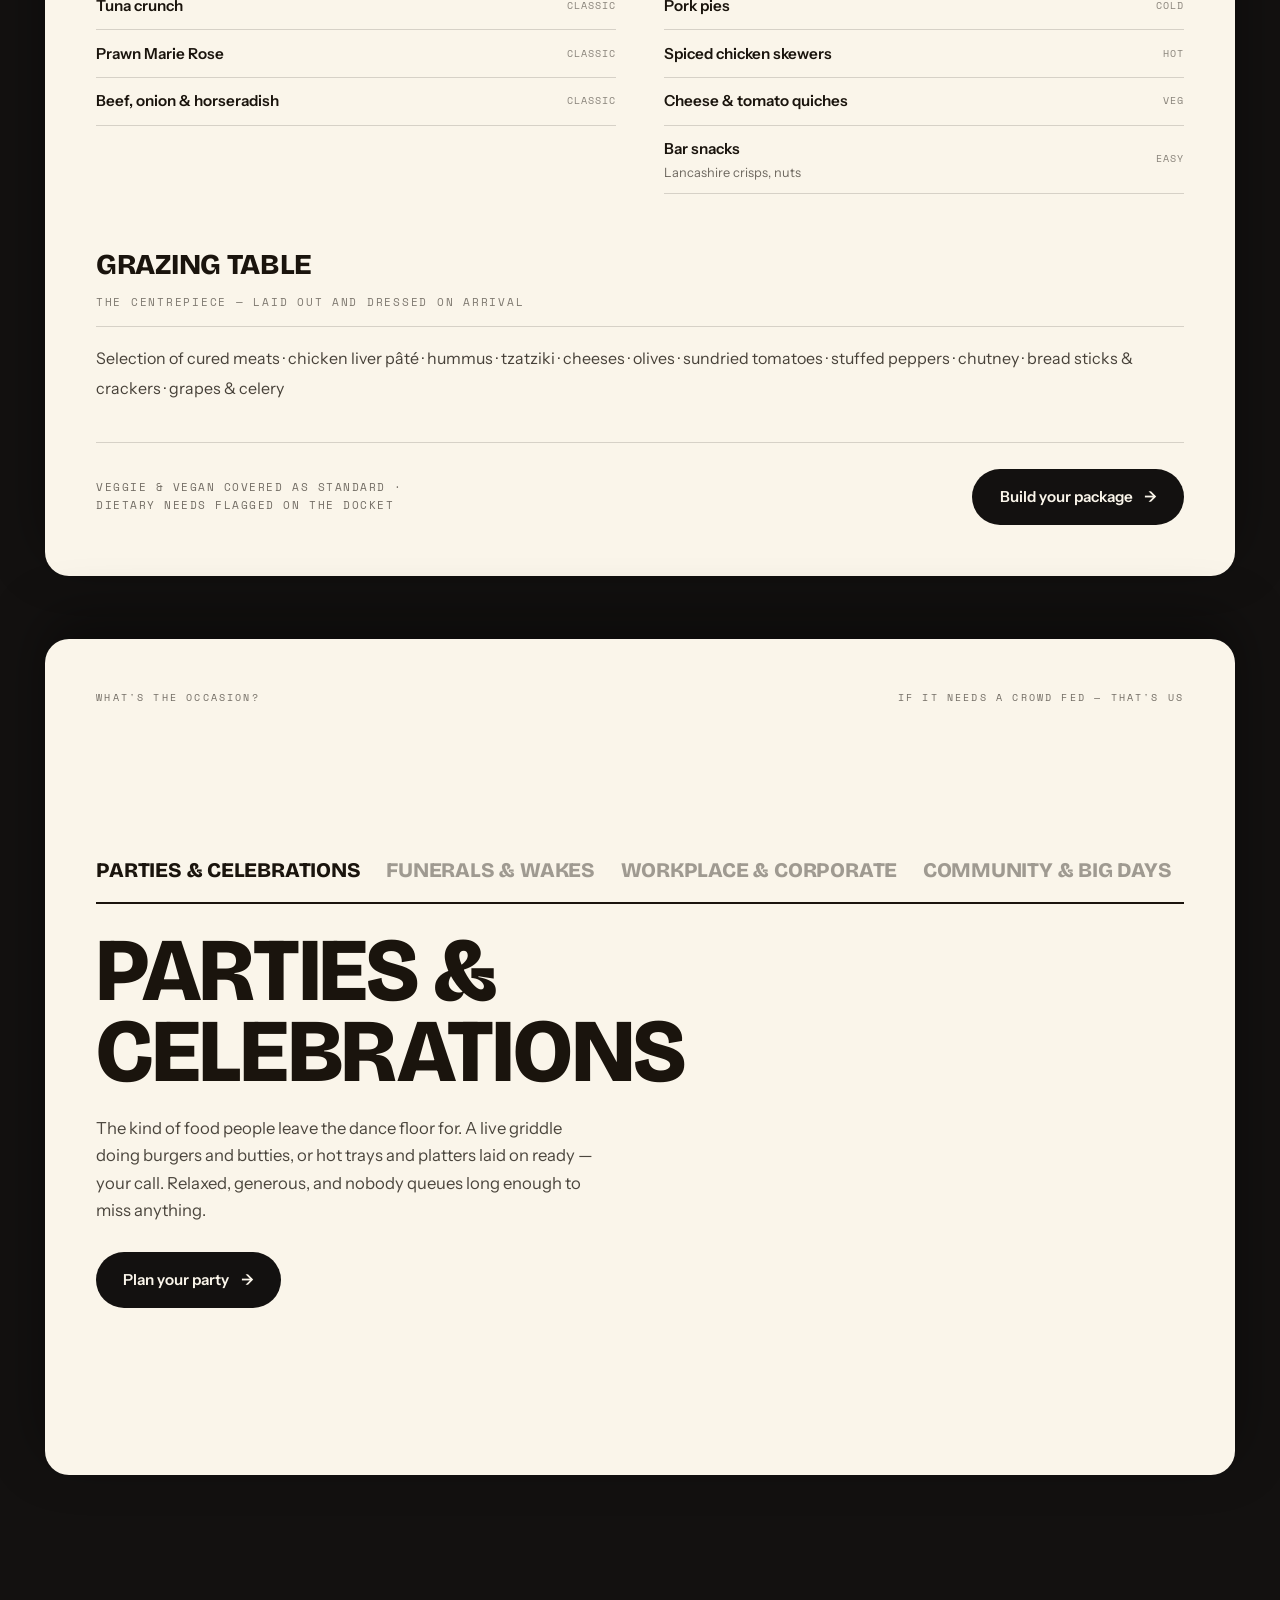
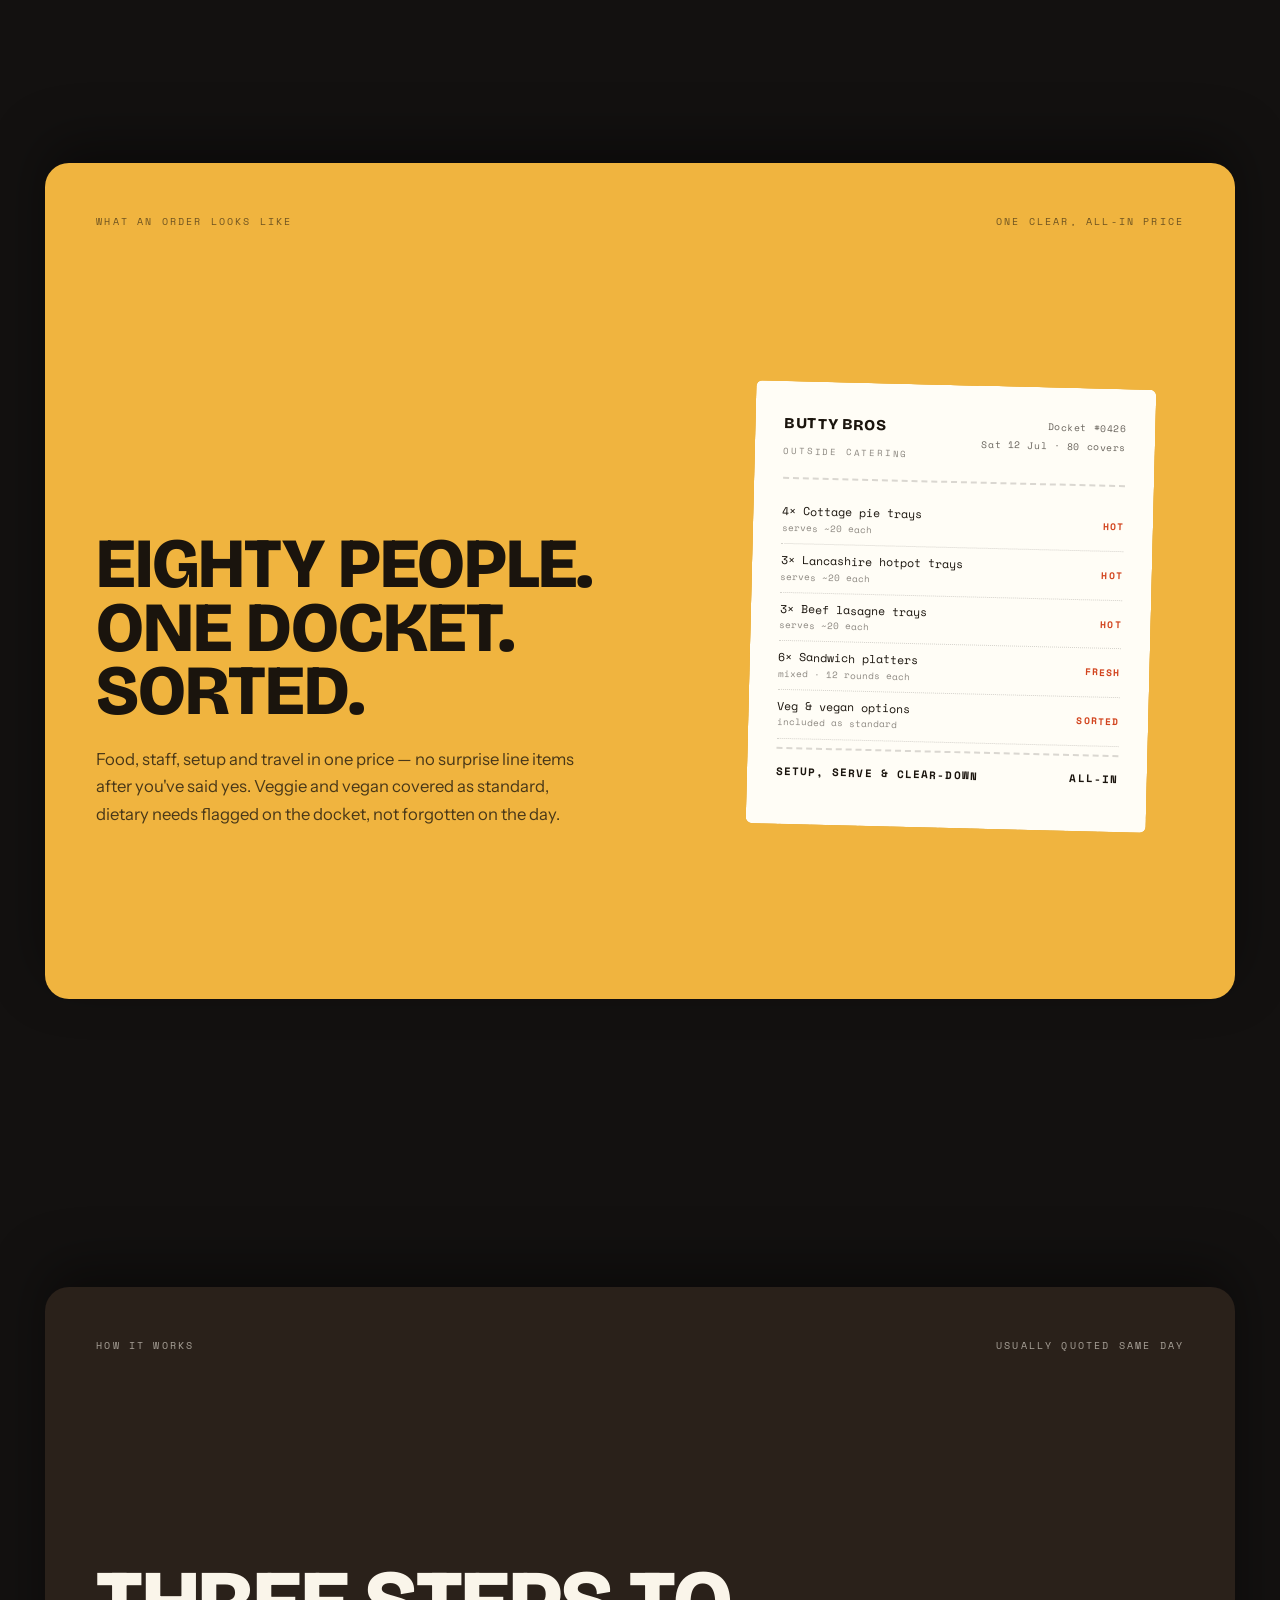
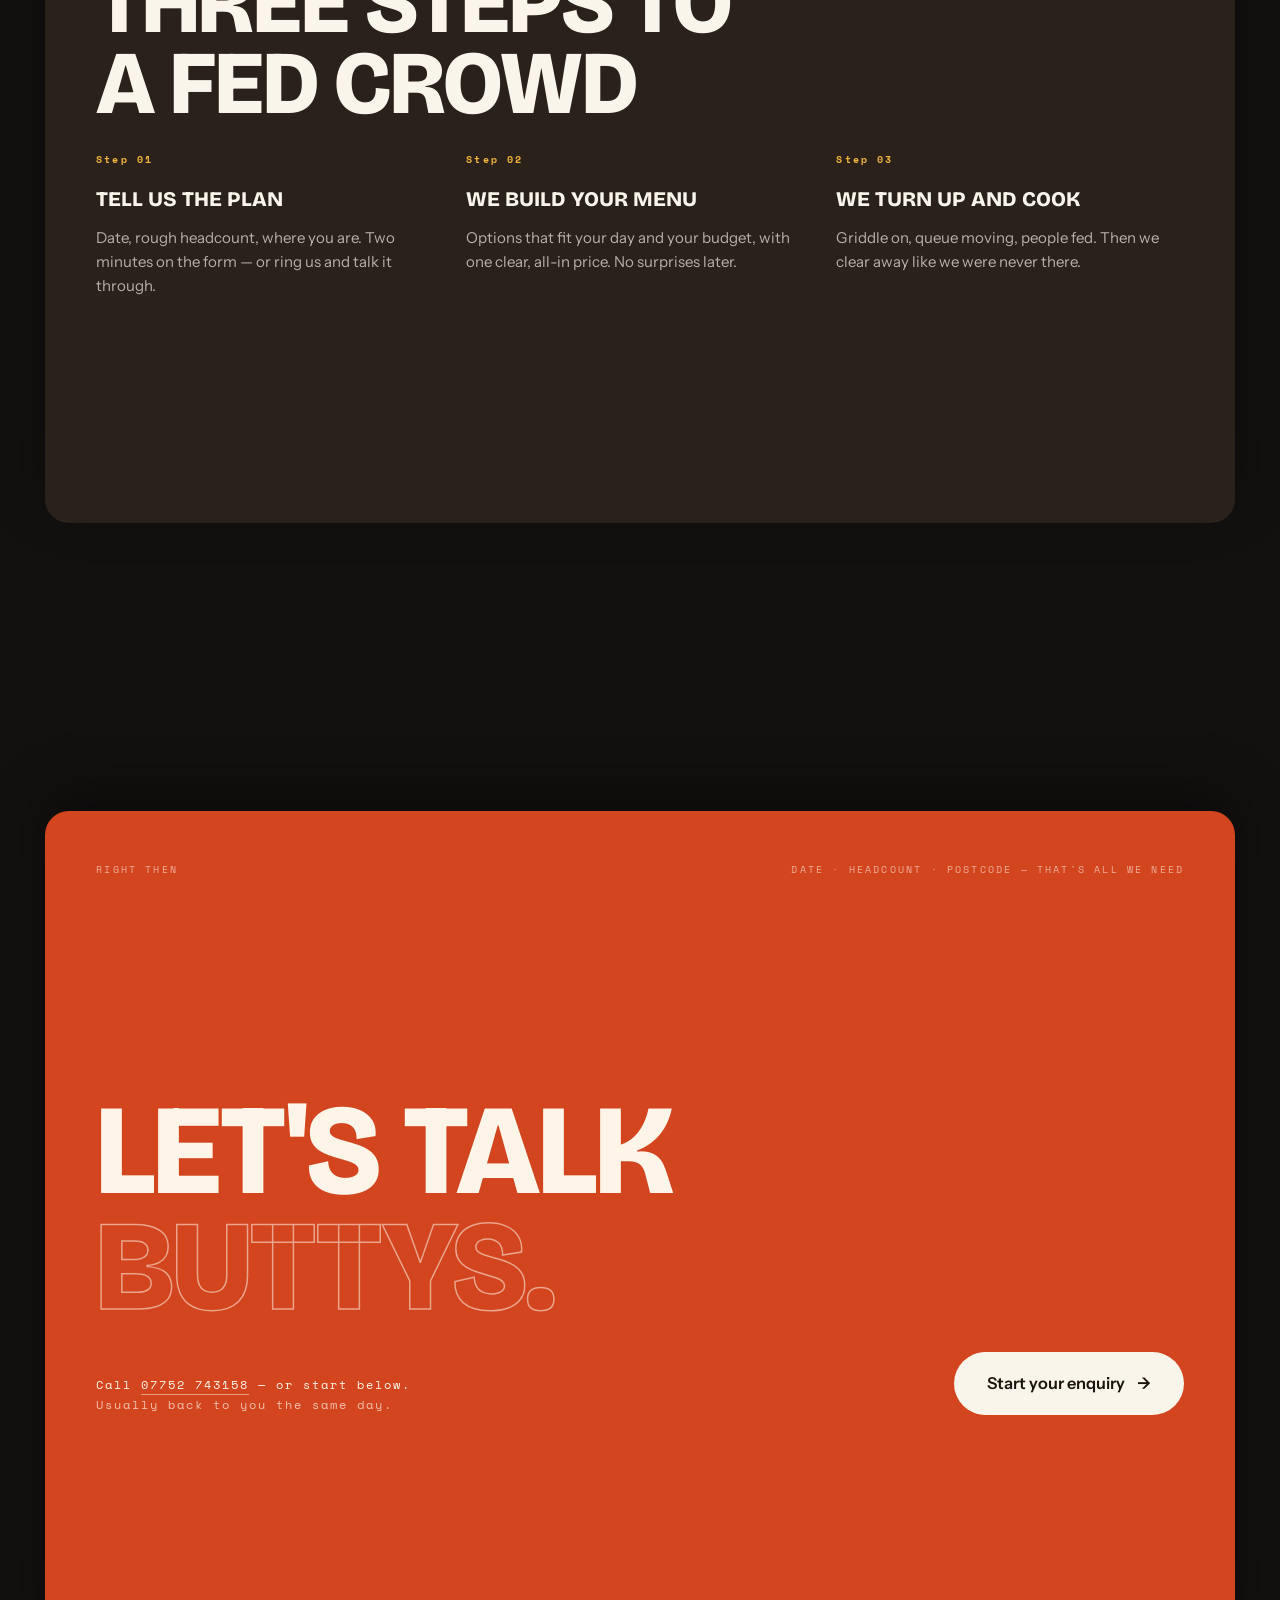
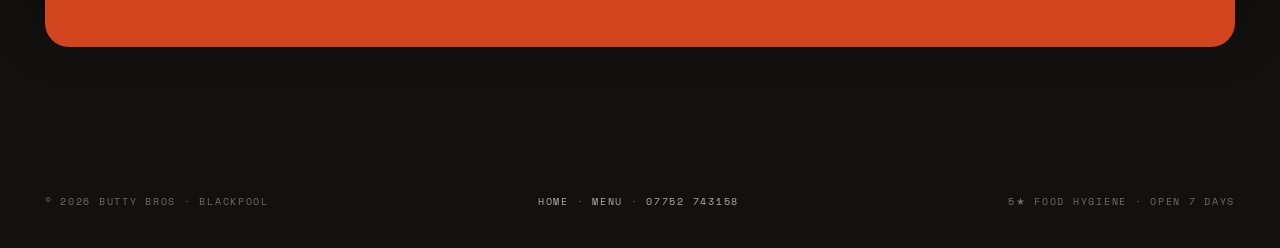
<file: outdoor-catering.html>
<!DOCTYPE html>
<html lang="en-GB">
<head>
<meta charset="UTF-8">
<meta name="viewport" content="width=device-width, initial-scale=1.0">
<title>Outside Catering Blackpool &amp; Fylde — Butty Bros</title>
<meta name="description" content="Event catering across Blackpool &amp; the Fylde Coast. Hot trays, platters, grazing tables. Parties, wakes, workplace. Drop off or chef on site.">
<link rel="canonical" href="https://www.buttybros.co.uk/outdoor-catering.html">
<meta name="robots" content="index, follow, max-image-preview:large">
<meta name="theme-color" content="#131110">
<meta name="geo.region" content="GB-BPL">
<meta name="geo.placename" content="Blackpool">
<meta property="og:type" content="website">
<meta property="og:site_name" content="Butty Bros">
<meta property="og:title" content="Outdoor Event Catering in Blackpool — Butty Bros">
<meta property="og:description" content="Event catering across Blackpool &amp; the Fylde Coast. Hot trays, platters, grazing tables. Parties, wakes, workplace. Drop off or chef on site.">
<meta property="og:url" content="https://www.buttybros.co.uk/outdoor-catering.html">
<meta property="og:image" content="https://www.buttybros.co.uk/images/og-catering.jpg">
<meta property="og:image:width" content="1200">
<meta property="og:image:height" content="630">
<meta name="twitter:image" content="https://www.buttybros.co.uk/images/og-catering.jpg">
<meta name="twitter:card" content="summary_large_image">
<meta property="og:locale" content="en_GB">
<link rel="preconnect" href="https://fonts.googleapis.com">
<link rel="preconnect" href="https://fonts.gstatic.com" crossorigin>
<link href="https://fonts.googleapis.com/css2?family=Bricolage+Grotesque:opsz,wght@12..96,600;12..96,800&family=Instrument+Sans:wght@400;500;600&family=Space+Mono:wght@400;700&display=swap" rel="stylesheet">
<link rel="stylesheet" href="css/v3.css?v=14">
<link rel="icon" href="images/favicon.svg" type="image/svg+xml">
<script type="application/ld+json">
{
  "@context":"https://schema.org",
  "@type":"Service",
  "serviceType":"Outdoor event catering",
  "provider":{"@type":"FoodEstablishment","name":"Butty Bros","telephone":"+447752743158","address":{"@type":"PostalAddress","streetAddress":"1 Gynn Square","addressLocality":"Blackpool","postalCode":"FY1 2JR","addressCountry":"GB"}},
  "areaServed":[{"@type":"City","name":"Blackpool"},{"@type":"City","name":"Lytham St Annes"},{"@type":"City","name":"Cleveleys"},{"@type":"City","name":"Fleetwood"},{"@type":"City","name":"Poulton-le-Fylde"},{"@type":"AdministrativeArea","name":"Fylde Coast"}],
  "description":"Freshly cooked outdoor catering for parties, funerals and wakes, workplace and corporate events, community events and festivals across Blackpool and the Fylde Coast."
}
</script>
<style>
.svcnote{border-top:1px solid var(--line-l);margin:1.8rem 0 2.4rem}
.svcnote__row{display:grid;grid-template-columns:minmax(120px,150px) 1fr;gap:1.2rem;padding:.95rem 0;border-bottom:1px solid var(--line-l);align-items:baseline}
.svcnote__row b{font-family:var(--mono);font-size:.68rem;letter-spacing:.18em;text-transform:uppercase;color:var(--ketchup)}
.svcnote__row span{font-size:.95rem;color:rgba(26,20,13,.78);line-height:1.5}
@media(max-width:640px){.svcnote__row{grid-template-columns:1fr;gap:.3rem}}
.menugrid{display:grid;grid-template-columns:repeat(2,1fr);gap:clamp(1.8rem,4vw,3rem)}
@media(max-width:820px){.menugrid{grid-template-columns:1fr}}
.mblk--wide{grid-column:1/-1}
.mblk h3{font-family:var(--disp);font-weight:800;text-transform:uppercase;font-size:clamp(1.3rem,2.4vw,1.8rem);letter-spacing:-.01em}
.mblk__sub{display:block;font-family:var(--mono);font-size:.68rem;letter-spacing:.16em;text-transform:uppercase;opacity:.55;margin:.35rem 0 .9rem}
.mblk .mlist li{align-items:flex-start}
.mblk .mlist li b{display:block;font-weight:600}
.mblk .mlist li small{display:block;font-size:.8rem;opacity:.62;font-weight:400;margin-top:.15rem;line-height:1.45}
.grazing{font-size:1rem;line-height:1.9;color:rgba(26,20,13,.8);border-top:1px solid var(--line-l);padding-top:1rem}
.menufoot{display:flex;flex-wrap:wrap;gap:1.2rem;justify-content:space-between;align-items:center;margin-top:2.4rem;padding-top:1.6rem;border-top:1px solid var(--line-l)}
.menufoot>span{font-family:var(--mono);font-size:.68rem;letter-spacing:.14em;text-transform:uppercase;opacity:.6;max-width:46ch}
</style>
<script type="application/ld+json">
{
 "@context": "https://schema.org",
 "@graph": [
  {
   "@type": "Service",
   "@id": "https://www.buttybros.co.uk/outdoor-catering.html#service",
   "name": "Outside Event Catering — Butty Bros Blackpool",
   "serviceType": "Event catering",
   "description": "Drop-off and chef-served event catering across Blackpool, the Fylde Coast and Lancashire. Hot trays, sandwich platters, grazing tables and sides for parties, funerals and wakes, workplace catering and community events.",
   "provider": {
    "@id": "https://www.buttybros.co.uk/#business"
   },
   "areaServed": [
    {
     "@type": "City",
     "name": "Blackpool"
    },
    {
     "@type": "City",
     "name": "Lytham St Annes"
    },
    {
     "@type": "City",
     "name": "Cleveleys"
    },
    {
     "@type": "City",
     "name": "Fleetwood"
    },
    {
     "@type": "City",
     "name": "Poulton-le-Fylde"
    },
    {
     "@type": "City",
     "name": "Thornton"
    },
    {
     "@type": "AdministrativeArea",
     "name": "Fylde Coast"
    },
    {
     "@type": "AdministrativeArea",
     "name": "Lancashire"
    }
   ],
   "hasOfferCatalog": {
    "@type": "OfferCatalog",
    "name": "Outside catering menu",
    "itemListElement": [
     {
      "@type": "OfferCatalog",
      "name": "Tray bakes",
      "itemListElement": [
       {
        "@type": "Offer",
        "itemOffered": {
         "@type": "MenuItem",
         "name": "Lasagne",
         "description": "Slow cooked beef ragù, creamy béchamel, cheese, with a garlic bread side. Vegetarian option available."
        }
       },
       {
        "@type": "Offer",
        "itemOffered": {
         "@type": "MenuItem",
         "name": "Slow cooked chilli",
         "description": "With aromatic rice and sour cream. Vegetarian option available."
        }
       },
       {
        "@type": "Offer",
        "itemOffered": {
         "@type": "MenuItem",
         "name": "Chicken curry",
         "description": "With basmati rice and naan bread."
        }
       },
       {
        "@type": "Offer",
        "itemOffered": {
         "@type": "MenuItem",
         "name": "Cheese and onion pie",
         "description": "With mixed pickles."
        }
       },
       {
        "@type": "Offer",
        "itemOffered": {
         "@type": "MenuItem",
         "name": "Lancashire hotpot",
         "description": "With pickled red cabbage."
        }
       }
      ]
     },
     {
      "@type": "OfferCatalog",
      "name": "Sides",
      "itemListElement": [
       {
        "@type": "Offer",
        "itemOffered": {
         "@type": "MenuItem",
         "name": "Caesar salad",
         "description": "Baby gem, parmesan, croutons, Caesar dressing."
        }
       },
       {
        "@type": "Offer",
        "itemOffered": {
         "@type": "MenuItem",
         "name": "Red cabbage coleslaw"
        }
       },
       {
        "@type": "Offer",
        "itemOffered": {
         "@type": "MenuItem",
         "name": "Creamy potato salad"
        }
       },
       {
        "@type": "Offer",
        "itemOffered": {
         "@type": "MenuItem",
         "name": "Greek salad"
        }
       },
       {
        "@type": "Offer",
        "itemOffered": {
         "@type": "MenuItem",
         "name": "Mediterranean pesto pasta salad"
        }
       },
       {
        "@type": "Offer",
        "itemOffered": {
         "@type": "MenuItem",
         "name": "Garlic bread baguettes"
        }
       }
      ]
     },
     {
      "@type": "OfferCatalog",
      "name": "Sandwich platters",
      "itemListElement": [
       {
        "@type": "Offer",
        "itemOffered": {
         "@type": "MenuItem",
         "name": "Ham and mustard"
        }
       },
       {
        "@type": "Offer",
        "itemOffered": {
         "@type": "MenuItem",
         "name": "Mixed cheese and onion"
        }
       },
       {
        "@type": "Offer",
        "itemOffered": {
         "@type": "MenuItem",
         "name": "Tuna crunch"
        }
       },
       {
        "@type": "Offer",
        "itemOffered": {
         "@type": "MenuItem",
         "name": "Prawn Marie Rose"
        }
       },
       {
        "@type": "Offer",
        "itemOffered": {
         "@type": "MenuItem",
         "name": "Beef, onion and horseradish"
        }
       }
      ]
     },
     {
      "@type": "OfferCatalog",
      "name": "Grazing table",
      "itemListElement": [
       {
        "@type": "Offer",
        "itemOffered": {
         "@type": "MenuItem",
         "name": "Grazing table",
         "description": "Cured meats, chicken liver pâté, hummus, tzatziki, cheeses, olives, sundried tomatoes, stuffed peppers, chutney, bread sticks and crackers, grapes and celery."
        }
       }
      ]
     }
    ]
   }
  },
  {
   "@type": "BreadcrumbList",
   "itemListElement": [
    {
     "@type": "ListItem",
     "position": 1,
     "name": "Home",
     "item": "https://www.buttybros.co.uk/"
    },
    {
     "@type": "ListItem",
     "position": 2,
     "name": "Outside catering",
     "item": "https://www.buttybros.co.uk/outdoor-catering.html"
    }
   ]
  },
  {
   "@type": "FAQPage",
   "mainEntity": [
    {
     "@type": "Question",
     "name": "Do you deliver catering across the Fylde Coast?",
     "acceptedAnswer": {
      "@type": "Answer",
      "text": "Yes. We cover Blackpool, Lytham St Annes, Cleveleys, Fleetwood, Poulton-le-Fylde, Thornton, Bispham and the wider Fylde Coast and Lancashire."
     }
    },
    {
     "@type": "Question",
     "name": "Is it drop off, or do you stay and serve?",
     "acceptedAnswer": {
      "@type": "Answer",
      "text": "Both. Drop off is delivered ready to go with full cooking instructions included. We can also bring a chef on site for hot cooked options — a kitchen may be required and the cost varies, so just ask."
     }
    },
    {
     "@type": "Question",
     "name": "Do you cater funerals and wakes?",
     "acceptedAnswer": {
      "@type": "Answer",
      "text": "Yes. We arrive on time, lay on warm comforting food, serve gently and clear away without a fuss. Wakes are priced the same as any other occasion — there is no premium."
     }
    },
    {
     "@type": "Question",
     "name": "Do you cover vegetarian and vegan diets?",
     "acceptedAnswer": {
      "@type": "Answer",
      "text": "Veggie and vegan options are covered as standard, and any dietary needs are flagged on the docket so nothing is forgotten on the day."
     }
    },
    {
     "@type": "Question",
     "name": "How many people does a tray serve?",
     "acceptedAnswer": {
      "@type": "Answer",
      "text": "One tray serves nine people. Tell us your headcount on the enquiry form and we will work out the trays for you."
     }
    },
    {
     "@type": "Question",
     "name": "How do I get a price?",
     "acceptedAnswer": {
      "@type": "Answer",
      "text": "Build your package on the enquiry form or ring 07752 743158. We are usually back to you the same day with one clear, all-in price."
     }
    }
   ]
  }
 ]
}
</script>
</head>
<body>
<div class="grain" aria-hidden="true"></div>
<a class="skip" href="#main">Skip to content</a>

<nav class="nav solid" id="nav" aria-label="Primary">
  <a class="nav__brand" href="index.html">
    <svg class="brandmark" viewBox="0 0 100 100" aria-hidden="true">
      <circle cx="50" cy="50" r="49" fill="#0B0908"/>
      <circle class="bm__spin" cx="50" cy="50" r="45" fill="none" stroke="#F0B43F" stroke-width="1.8" stroke-linecap="round" stroke-dasharray="34 12 20 12 34 12 20 12"/>
      <circle cx="50" cy="50" r="40.5" fill="none" stroke="#FAF5EA" stroke-width=".9" stroke-opacity=".55"/>
      <text x="50" y="65" text-anchor="middle" font-family="Bricolage Grotesque,sans-serif" font-weight="800" font-size="38" fill="#FAF5EA" letter-spacing="-1">BB</text>
    </svg>
    <span class="nav__wordmark">BUTTY BROS <small>Blackpool</small></span>
  </a>
  <div class="nav__links">
    <a href="outdoor-catering.html" aria-current="page">Outside catering</a>
    <a href="menu.html">Shop menu</a>
    <a href="index.html#visit">Find us</a>
    <a class="nav__tel" href="tel:+447752743158">07752 743158</a>
    <a class="pill" href="enquire.html">Get a quote</a>
    <button class="nav__burger" id="burger" aria-label="Menu" aria-expanded="false" aria-controls="mmenu">
      <svg width="26" height="26" viewBox="0 0 24 24" fill="none" stroke="currentColor" stroke-width="2.2" aria-hidden="true"><path d="M3 7h18M3 12h18M3 17h18" stroke-linecap="round"/></svg>
    </button>
  </div>
</nav>
<div class="mmenu" id="mmenu">
  <a href="index.html">Home <span class="arw" aria-hidden="true">→</span></a>
  <a href="outdoor-catering.html">Outside catering <span class="arw" aria-hidden="true">→</span></a>
  <a href="menu.html">Shop menu <span class="arw" aria-hidden="true">→</span></a>
  <a href="index.html#visit">Find us <span class="arw" aria-hidden="true">→</span></a>
  <a href="enquire.html" class="hot">Get a quote <span class="arw" aria-hidden="true">→</span></a>
  <p class="mmenu__meta">1 Gynn Square, Blackpool FY1 2JR<br><a href="tel:+447752743158">07752 743158</a> · Open 7 days</p>
</div>

<main id="main">

<header class="pagehead wrap">
  <p class="status"><span class="dot" aria-hidden="true"></span> Blackpool · Fylde Coast · Lancashire</p>
  <h1>We come<br><em>to you.</em></h1>
  <p class="lede">The setup rolls onto your site, the griddle goes on, and your guests eat hot and fresh — the same food Blackpool queues for. Setup, serving and clear-down all handled.</p>
  <p class="note">Serving Blackpool · Lytham St Annes · Cleveleys · Fleetwood · Poulton-le-Fylde · Thornton · Bispham &amp; beyond</p>
</header>

<section class="menusheet" id="menu" aria-label="Outside catering menu">
  <div class="card__tag"><span>The outside catering menu</span><span>Price per head &middot; 1 tray serves 9</span></div>
  <h2 style="font-size:clamp(2.2rem,5.5vw,4.4rem);margin-bottom:.4rem">Built for<br>a crowd.</h2>

  <div class="svcnote">
    <div class="svcnote__row"><b>Drop off</b><span>Delivered ready to go. No chefs on site &mdash; full cooking instructions included with every order.</span></div>
    <div class="svcnote__row"><b>Chef on site</b><span>Hot cooked options with our team there to serve. A kitchen may be required and cost varies &mdash; all enquiries welcome.</span></div>
  </div>

  <div class="menugrid">

    <section class="mblk">
      <h3>Tray bakes</h3>
      <span class="mblk__sub">One tray serves 9 &middot; veg options available</span>
      <ul class="mlist">
        <li><span><b>Lasagne</b><small>Slow cooked beef rag&ugrave;, creamy b&eacute;chamel, cheese &middot; garlic bread side</small></span><span>Veg opt</span></li>
        <li><span><b>Slow cooked chilli</b><small>Aromatic rice, sour cream</small></span><span>Veg opt</span></li>
        <li><span><b>Chicken curry</b><small>Basmati rice, naan bread</small></span><span>Hot</span></li>
        <li><span><b>Cheese &amp; onion pie</b><small>Mixed pickles</small></span><span>Veg</span></li>
        <li><span><b>Lancashire hotpot</b><small>Pickled red cabbage</small></span><span>Hot</span></li>
      </ul>
    </section>

    <section class="mblk">
      <h3>Sides</h3>
      <span class="mblk__sub">Add as many as you like</span>
      <ul class="mlist">
        <li><span><b>Caesar salad</b><small>Baby gem, parmesan, croutons, Caesar dressing</small></span><span>Cold</span></li>
        <li><span><b>Red cabbage coleslaw</b></span><span>Cold</span></li>
        <li><span><b>Creamy potato salad</b></span><span>Cold</span></li>
        <li><span><b>Greek salad</b></span><span>Cold</span></li>
        <li><span><b>Med pesto pasta salad</b></span><span>Cold</span></li>
        <li><span><b>Garlic bread baguettes</b></span><span>Warm</span></li>
      </ul>
    </section>

    <section class="mblk">
      <h3>Sandwich platters</h3>
      <span class="mblk__sub">Mixed rounds, cut and laid out</span>
      <ul class="mlist">
        <li><span><b>Ham &amp; mustard</b></span><span>Classic</span></li>
        <li><span><b>Mixed cheese &amp; onion</b></span><span>Veg</span></li>
        <li><span><b>Tuna crunch</b></span><span>Classic</span></li>
        <li><span><b>Prawn Marie Rose</b></span><span>Classic</span></li>
        <li><span><b>Beef, onion &amp; horseradish</b></span><span>Classic</span></li>
      </ul>
    </section>

    <section class="mblk">
      <h3>Bits on the side</h3>
      <span class="mblk__sub">Better value the more you add</span>
      <ul class="mlist">
        <li><span><b>Sausage rolls</b></span><span>Veg opt</span></li>
        <li><span><b>Scotch eggs</b></span><span>Cold</span></li>
        <li><span><b>Pork pies</b></span><span>Cold</span></li>
        <li><span><b>Spiced chicken skewers</b></span><span>Hot</span></li>
        <li><span><b>Cheese &amp; tomato quiches</b></span><span>Veg</span></li>
        <li><span><b>Bar snacks</b><small>Lancashire crisps, nuts</small></span><span>Easy</span></li>
      </ul>
    </section>

    <section class="mblk mblk--wide">
      <h3>Grazing table</h3>
      <span class="mblk__sub">The centrepiece &mdash; laid out and dressed on arrival</span>
      <p class="grazing">Selection of cured meats &middot; chicken liver p&acirc;t&eacute; &middot; hummus &middot; tzatziki &middot; cheeses &middot; olives &middot; sundried tomatoes &middot; stuffed peppers &middot; chutney &middot; bread sticks &amp; crackers &middot; grapes &amp; celery</p>
    </section>

  </div>

  <div class="menufoot">
    <span>Veggie &amp; vegan covered as standard &middot; dietary needs flagged on the docket</span>
    <a class="card__go" href="enquire.html">Build your package <span aria-hidden="true">&rarr;</span></a>
  </div>
</section>

<div class="deck">


<article class="card card--cream" aria-label="What we cater">
  <div class="card__tag"><span>What's the occasion?</span><span>If it needs a crowd fed — that's us</span></div>

  <div class="tabs" role="tablist" aria-label="Type of event">
    <button type="button" role="tab" id="t-parties" aria-controls="parties" aria-selected="true">Parties &amp; celebrations</button>
    <button type="button" role="tab" id="t-wakes" aria-controls="wakes" aria-selected="false">Funerals &amp; wakes</button>
    <button type="button" role="tab" id="t-workplace" aria-controls="workplace" aria-selected="false">Workplace &amp; corporate</button>
    <button type="button" role="tab" id="t-community" aria-controls="community" aria-selected="false">Community &amp; big days</button>
  </div>

  <section class="tabpane on" id="parties" role="tabpanel" aria-labelledby="t-parties">
    <h2>Parties &amp;<br>celebrations</h2>
    <p class="card__copy">The kind of food people leave the dance floor for. A live griddle doing burgers and butties, or hot trays and platters laid on ready — your call. Relaxed, generous, and nobody queues long enough to miss anything.</p>
    <a class="card__go" href="enquire.html">Plan your party <span aria-hidden="true">→</span></a>
  </section>

  <section class="tabpane" id="wakes" role="tabpanel" aria-labelledby="t-wakes">
    <h2>Funerals<br>&amp; wakes</h2>
    <p class="card__copy">On a hard day, food is one thing you shouldn't have to think about. We arrive on time, lay on warm, comforting food — sandwiches, hot trays, tea-and-plates simple — serve gently, and clear away without a fuss. One phone call and it's handled.</p>
    <a class="card__go" href="enquire.html">Arrange wake catering <span aria-hidden="true">→</span></a>
  </section>

  <section class="tabpane" id="workplace" role="tabpanel" aria-labelledby="t-workplace">
    <h2>Workplace<br>&amp; corporate</h2>
    <p class="card__copy">Fed and back to it, no faff. Breakfast butties for the early shift, proper lunches for team days, regular drops for sites and offices. On the dot, invoiced cleanly, and your lot will actually look forward to it.</p>
    <a class="card__go" href="enquire.html">Feed your team <span aria-hidden="true">→</span></a>
  </section>

  <section class="tabpane" id="community" role="tabpanel" aria-labelledby="t-community">
    <h2>Community,<br>sports &amp; big days</h2>
    <p class="card__copy">We grew up around here — these are our events too. Honest food at honest prices for club days and fundraisers, and when it's a festival or anything high-volume, we scale up and keep the queue moving from open to close.</p>
    <a class="card__go" href="enquire.html">Cater your event <span aria-hidden="true">→</span></a>
  </section>
</article>

<article class="card card--butter" aria-label="What an order looks like">
  <div class="card__tag"><span>What an order looks like</span><span>One clear, all-in price</span></div>
  <div class="split">
    <div>
      <h2 style="font-size:clamp(2.2rem,5.5vw,4.4rem)">Eighty people.<br>One docket.<br>Sorted.</h2>
      <p class="card__copy" style="margin-top:1.4rem">Food, staff, setup and travel in one price — no surprise line items after you've said yes. Veggie and vegan covered as standard, dietary needs flagged on the docket, not forgotten on the day.</p>
    </div>
    <div class="docket" id="docket" role="img" aria-label="Example catering docket for 80 guests">
      <div class="docket__hd">
        <div><b>Butty Bros</b><small>Outside catering</small></div>
        <div class="docket__meta">Docket #0426<br>Sat 12 Jul · 80 covers</div>
      </div>
      <div class="dline" style="--i:0"><span>4× Cottage pie trays<small>serves ~20 each</small></span><span class="st">Hot</span></div>
      <div class="dline" style="--i:1"><span>3× Lancashire hotpot trays<small>serves ~20 each</small></span><span class="st">Hot</span></div>
      <div class="dline" style="--i:2"><span>3× Beef lasagne trays<small>serves ~20 each</small></span><span class="st">Hot</span></div>
      <div class="dline" style="--i:3"><span>6× Sandwich platters<small>mixed · 12 rounds each</small></span><span class="st">Fresh</span></div>
      <div class="dline" style="--i:4"><span>Veg &amp; vegan options<small>included as standard</small></span><span class="st">Sorted</span></div>
      <div class="dline tot" style="--i:5"><span>Setup, serve &amp; clear-down</span><span>All-in</span></div>
    </div>
  </div>
</article>

<article class="card card--toast" aria-label="How it works">
  <div class="card__tag"><span>How it works</span><span>Usually quoted same day</span></div>
  <h2>Three steps to<br>a fed crowd</h2>
  <div class="stepsrow">
    <div class="step"><b>Step 01</b><h4>Tell us the plan</h4><p>Date, rough headcount, where you are. Two minutes on the form — or ring us and talk it through.</p></div>
    <div class="step"><b>Step 02</b><h4>We build your menu</h4><p>Options that fit your day and your budget, with one clear, all-in price. No surprises later.</p></div>
    <div class="step"><b>Step 03</b><h4>We turn up and cook</h4><p>Griddle on, queue moving, people fed. Then we clear away like we were never there.</p></div>
  </div>
</article>

<article class="card card--ketchup" id="enquire" aria-label="Get a quote">
  <div class="card__tag"><span>Right then</span><span>Date · Headcount · Postcode — that's all we need</span></div>
  <h2 class="big">Let's talk<br><em>buttys.</em></h2>
  <div class="card__body">
    <span class="tel">Call <a href="tel:+447752743158">07752 743158</a> — or start below.<br><span style="opacity:.7">Usually back to you the same day.</span></span>
    <a class="card__go" href="enquire.html" style="font-size:1.02rem;padding:1.15rem 2.1rem">Start your enquiry <span aria-hidden="true">→</span></a>
  </div>
</article>

</div>
</main>

<footer>
  <div class="wrap foot__base">
    <span>© <span id="yr">2026</span> Butty Bros · Blackpool</span>
    <span><a href="index.html">Home</a> · <a href="menu.html">Menu</a> · <a href="tel:+447752743158">07752 743158</a></span>
    <span>5★ Food hygiene · Open 7 days</span>
  </div>
</footer>

<div class="qbar">
  <a class="btn btn--dark" href="tel:+447752743158">Call</a>
  <a class="btn btn--ketchup" href="enquire.html">Get a quote →</a>
</div>

<script src="js/v3.js?v=6"></script>
<script>
(function(){
  var tabs=[].slice.call(document.querySelectorAll('.tabs [role=tab]'));
  if(!tabs.length) return;
  function show(id,push){
    tabs.forEach(function(t){
      var on=t.getAttribute('aria-controls')===id;
      t.setAttribute('aria-selected',on?'true':'false');
      var p=document.getElementById(t.getAttribute('aria-controls'));
      if(p) p.classList.toggle('on',on);
    });
    if(push&&history.replaceState) history.replaceState(null,'','#'+id);
  }
  tabs.forEach(function(t){
    t.addEventListener('click',function(){show(t.getAttribute('aria-controls'),true)});
    t.addEventListener('keydown',function(e){
      var i=tabs.indexOf(t),n=null;
      if(e.key==='ArrowRight') n=tabs[(i+1)%tabs.length];
      if(e.key==='ArrowLeft') n=tabs[(i-1+tabs.length)%tabs.length];
      if(n){e.preventDefault();n.focus();show(n.getAttribute('aria-controls'),true)}
    });
  });
  function fromHash(){
    var h=location.hash.replace('#','');
    if(h&&document.getElementById(h)&&document.querySelector('.tabs [aria-controls='+CSS.escape(h)+']')) show(h,false);
  }
  fromHash();
  window.addEventListener('hashchange',fromHash);
})();
</script>
</body>
</html>
</file>
<file: css/v3.css>
/* ============================================================
   BUTTY BROS — V3 DESIGN SYSTEM · "Four Screens"
   Coal / Cream / Butter / Ketchup · Bricolage / Instrument / Space Mono
============================================================ */
:root{
  --coal:#131110; --cream:#FAF5EA; --butter:#F0B43F;
  --ketchup:#D2451F; --ketchup-deep:#B23517; --toast:#2A211A;
  --ink:#1A140D; --sage:#4A6741;
  --milk:rgba(250,245,234,.68); --milk-2:rgba(250,245,234,.4);
  --line-d:rgba(250,245,234,.14); --line-l:rgba(26,20,13,.16);
  --disp:"Bricolage Grotesque",sans-serif;
  --body:"Instrument Sans",sans-serif;
  --mono:"Space Mono",monospace;
  --wrap:min(93vw,1240px);
  --ease:cubic-bezier(.16,1,.3,1);
  --card-top:clamp(4rem,7vh,5.5rem);
}
*,*::before,*::after{box-sizing:border-box;margin:0;padding:0}
html{scroll-behavior:smooth}
body{font-family:var(--body);background:var(--coal);color:var(--cream);line-height:1.6;-webkit-font-smoothing:antialiased;overflow-x:clip}
::selection{background:var(--butter);color:var(--ink)}
a{color:inherit}
img{max-width:100%;display:block}
.wrap{width:var(--wrap);margin-inline:auto}
:focus-visible{outline:2px solid var(--butter);outline-offset:3px;border-radius:2px}
.skip{position:absolute;left:12px;top:-64px;z-index:400;background:var(--butter);color:var(--ink);padding:.6rem 1rem;font-weight:600;border-radius:4px;transition:top .2s}
.skip:focus{top:12px}
.grain{position:fixed;inset:0;pointer-events:none;z-index:120;opacity:.035;
  background-image:url("data:image/svg+xml,%3Csvg xmlns='http://www.w3.org/2000/svg' width='240' height='240'%3E%3Cfilter id='n'%3E%3CfeTurbulence type='fractalNoise' baseFrequency='0.9' numOctaves='2'/%3E%3C/filter%3E%3Crect width='240' height='240' filter='url(%23n)' opacity='0.9'/%3E%3C/svg%3E");}

/* ============================ NAV */
.nav{position:fixed;inset:0 0 auto 0;z-index:200;display:flex;align-items:center;justify-content:space-between;
  padding:1rem clamp(1.2rem,4vw,3rem);transition:transform .5s var(--ease),background .4s}
.nav.solid{background:rgba(19,17,16,.86);backdrop-filter:blur(14px);border-bottom:1px solid var(--line-d)}
.nav.hide{transform:translateY(-110%)}
.nav__brand{font-family:var(--disp);font-weight:800;font-size:1.12rem;letter-spacing:.06em;text-decoration:none;display:flex;align-items:center;gap:.6rem;z-index:310}
.nav__brand small{font-family:var(--mono);font-weight:400;font-size:.56rem;letter-spacing:.22em;color:var(--milk-2);text-transform:uppercase}
.nav__links{display:flex;align-items:center;gap:clamp(1rem,2.6vw,2.2rem);font-size:.86rem;font-weight:500}
.nav__links a{text-decoration:none;color:var(--milk);transition:color .25s}
.nav__links a:hover,.nav__links a[aria-current]{color:var(--cream)}
.pill{color:#fff!important;background:var(--ketchup);padding:.6rem 1.3rem;border-radius:100px;font-weight:600;transition:background .25s}
.pill:hover{background:var(--ketchup-deep)}
.nav__burger{display:none;z-index:310;background:none;border:0;cursor:pointer;padding:.5rem;color:var(--cream)}
.nav__burger svg{display:block}
@media(max-width:760px){
  .nav__links a:not(.pill){display:none}
  .nav__burger{display:block}
}

/* mobile overlay menu — a design moment, not an afterthought */
.mmenu{position:fixed;inset:0;z-index:300;background:var(--coal);display:flex;flex-direction:column;
  justify-content:center;padding:0 clamp(1.4rem,6vw,3rem);
  opacity:0;visibility:hidden;transition:opacity .4s var(--ease),visibility .4s}
.mmenu.open{opacity:1;visibility:visible}
.mmenu a{font-family:var(--disp);font-weight:800;text-transform:uppercase;text-decoration:none;
  font-size:clamp(2.4rem,10vw,4rem);line-height:1.16;letter-spacing:-.01em;color:var(--cream);
  border-bottom:1px solid var(--line-d);padding:1rem 0;display:flex;justify-content:space-between;align-items:center}
.mmenu a .arw{font-size:.5em;color:var(--butter)}
.mmenu a.hot{color:var(--butter)}
.mmenu__meta{font-family:var(--mono);font-size:.66rem;letter-spacing:.2em;text-transform:uppercase;color:var(--milk-2);margin-top:2.2rem;line-height:2.2}
.mmenu__meta a{font:inherit;color:var(--cream);border:0;padding:0;display:inline;letter-spacing:inherit}
@media (prefers-reduced-motion:no-preference){
  .mmenu a{transform:translateY(18px);opacity:0;transition:transform .5s var(--ease),opacity .5s var(--ease)}
  .mmenu.open a{transform:none;opacity:1}
  .mmenu.open a:nth-child(2){transition-delay:.05s}.mmenu.open a:nth-child(3){transition-delay:.1s}
  .mmenu.open a:nth-child(4){transition-delay:.15s}.mmenu.open a:nth-child(5){transition-delay:.2s}
}
body.menu-open{overflow:hidden}

/* ============================ TYPE & BUTTONS */
.eyebrow{font-family:var(--mono);font-size:.66rem;letter-spacing:.26em;text-transform:uppercase;color:var(--butter);display:block;margin-bottom:1.2rem}
.btn{display:inline-flex;align-items:center;gap:.7rem;text-decoration:none;font-weight:600;font-size:.95rem;
  border-radius:100px;transition:background .25s,color .25s,border-color .25s;cursor:pointer;border:0;font-family:var(--body)}
.btn--ketchup{background:var(--ketchup);color:#fff;padding:1.05rem 1.9rem}
.btn--ketchup:hover{background:var(--ketchup-deep)}
.btn--bare{color:var(--cream);padding:1.05rem .2rem;border-radius:0;border-bottom:1px solid var(--line-d);background:none}
.btn--bare:hover{border-color:var(--butter)}
.btn .arw{transition:transform .3s var(--ease)}
.btn:hover .arw{transform:translateX(4px)}

/* ============================ HERO (home) + PAGEHEAD (inner pages) */
.hero{min-height:100svh;display:flex;align-items:center;position:relative;overflow:hidden}
.hero__inner{width:var(--wrap);margin-inline:auto;padding-block:clamp(5.5rem,11vh,7rem) clamp(2rem,5vh,4rem);position:relative;z-index:2}
.status{display:inline-flex;align-items:center;gap:.55rem;font-family:var(--mono);font-size:.66rem;
  letter-spacing:.2em;text-transform:uppercase;color:var(--milk);border:1px solid var(--line-d);
  padding:.5rem .95rem;border-radius:100px;margin-bottom:clamp(1.2rem,3vh,2.4rem)}
.status .dot{width:7px;height:7px;border-radius:50%;background:var(--butter)}
.hero h1{font-family:var(--disp);font-weight:800;text-transform:uppercase;font-size:clamp(3.4rem,min(12.5vw,19.5vh),11.5rem);line-height:.88;letter-spacing:-.015em}
.hero h1 .row{display:block;overflow:hidden;padding-block:.03em}
.hero h1 .lift{display:inline-block}
.hero h1 .ghost{color:transparent;-webkit-text-stroke:1.5px var(--butter)}
.hero__foot{display:flex;flex-wrap:wrap;align-items:flex-end;justify-content:space-between;gap:2rem;margin-top:clamp(1.6rem,4vh,3.2rem)}
.hero__lede{max-width:34ch;font-size:clamp(1rem,1.4vw,1.2rem);color:var(--milk)}
.hero__lede strong{color:var(--cream);font-weight:600}
.hero__cta{display:flex;align-items:center;gap:1.4rem;flex-wrap:wrap}
.hero__hint{position:absolute;left:50%;bottom:1.6rem;transform:translateX(-50%);
  font-family:var(--mono);font-size:.6rem;letter-spacing:.3em;text-transform:uppercase;color:var(--milk-2)}
@media (prefers-reduced-motion:no-preference){
  .hero h1 .lift{transform:translateY(115%);animation:lift 1.1s var(--ease) forwards}
  .r2 .lift{animation-delay:.12s}.r3 .lift{animation-delay:.24s}
  @keyframes lift{to{transform:translateY(0)}}
  .anim-in{opacity:0;animation:fadeUp 1s var(--ease) .55s forwards}
  @keyframes fadeUp{from{opacity:0;transform:translateY(22px)}to{opacity:1;transform:none}}
}
.pagehead{padding:clamp(6.5rem,9vh,7.5rem) 0 clamp(2rem,4vh,3rem)}
.pagehead .status{margin-bottom:1.8rem}
@media(max-width:760px){
  .hero{align-items:flex-start}
  .hero__inner{padding-block:5.5rem 3rem}
  .status{margin-bottom:1.6rem}
  .pagehead{padding-top:5.5rem}
}
.pagehead h1{font-family:var(--disp);font-weight:800;text-transform:uppercase;font-size:clamp(3rem,9.5vw,8rem);line-height:.9;letter-spacing:-.015em}
.pagehead h1 em{font-style:normal;color:transparent;-webkit-text-stroke:1.5px var(--butter)}
.pagehead .lede{max-width:48ch;color:var(--milk);margin-top:1.6rem;font-size:clamp(1rem,1.4vw,1.15rem)}
.pagehead .note{font-family:var(--mono);font-size:.64rem;letter-spacing:.16em;text-transform:uppercase;color:var(--milk-2);margin-top:1.4rem}

/* ---------------- hero photo layers */
.hero__bg{position:absolute;inset:0;z-index:0}
.hero__bg picture{display:block;width:100%;height:100%}
.hero__bg img{width:100%;height:100%;object-fit:cover;object-position:70% 50%}
.hero__scrim{position:absolute;inset:0;z-index:1;
  background:linear-gradient(96deg,#131110 0%,#131110 32%,rgba(19,17,16,.9) 50%,rgba(19,17,16,.5) 76%,rgba(19,17,16,.3) 100%)}
.hero__hint{z-index:2}
@media(max-width:1023px){
  .hero__scrim{background:linear-gradient(178deg,rgba(19,17,16,.94) 0%,rgba(19,17,16,.82) 42%,rgba(19,17,16,.88) 72%,#131110 100%)}
}

/* ---------------- nav brand lockup */
.nav{padding:.85rem clamp(1.2rem,4vw,3rem);background:rgba(19,17,16,.55);backdrop-filter:blur(14px);border-bottom:1px solid var(--line-d)}
.nav__brand{gap:.75rem}
.brandmark{width:38px;height:38px;flex:0 0 38px}
.bm__spin{transform-box:view-box;transform-origin:50% 50%}
@media(prefers-reduced-motion:no-preference){
  .bm__spin{animation:bmSpin 18s linear infinite}
  @keyframes bmSpin{to{transform:rotate(360deg)}}
  .nav__brand:hover .bm__spin{animation-duration:3s}
}
.nav__wordmark{display:flex;flex-direction:column;line-height:1}
.nav__wordmark small{margin-top:.28rem}
.nav__tel{font-family:var(--mono);font-size:.72rem;letter-spacing:.12em;color:var(--milk);text-decoration:none;
  padding-right:clamp(.6rem,1.6vw,1.4rem);border-right:1px solid var(--line-d);transition:color .25s}
.nav__tel:hover{color:var(--cream)}
@media(max-width:900px){.nav__tel{display:none}}
@media(max-width:760px){
  .nav .pill{display:none}
  .qbar{opacity:0;transform:translateY(130%);pointer-events:none;
    transition:opacity .3s var(--ease),transform .38s var(--ease)}
  .qbar.show{opacity:1;transform:none;pointer-events:auto}
}

/* ---------------- responsive fold */
@media(max-width:1023px){
  .hero{align-items:stretch}
  .hero__inner{display:flex;flex-direction:column}
  .hero__foot{margin-top:auto}
}
@media(max-width:760px){
  .card{padding-top:calc(clamp(1.6rem,4vw,3.6rem) + 2.3rem);
    padding-left:1.3rem;padding-right:1.3rem;
    margin-bottom:clamp(2.5rem,12vh,7rem)}
  .menu2{gap:1.4rem}
  .menu2 h3{font-size:1.45rem}
  .mrow{padding-block:.62rem}
  .card h2{font-size:clamp(2rem,9vw,3rem)}
}

/* ---------------- hero seal */
.hero__seal{position:absolute;top:50%;right:0;transform:translateY(-52%);z-index:3;
  width:min(40vw,520px,72vh);pointer-events:none;
  background:radial-gradient(circle,rgba(11,9,8,.55) 0%,rgba(11,9,8,.44) 60%,rgba(11,9,8,0) 74%)}
.hero__seal svg{width:100%;height:auto;display:block;overflow:visible}
@media(max-width:1023px){
  .hero__seal{position:static;transform:none;background:none;
    width:clamp(172px,52vw,250px);margin:0 auto clamp(.8rem,2vh,1.4rem)}
  /* keep the full seal on phones so the ring can actually turn */
  .hero__seal .seal__foot{display:none}
  .hero__seal .seal__arc{font-size:17px;letter-spacing:4px}
  .hero__seal .seal__meta{font-size:14px}
}
@media(max-width:420px){
  .hero__seal{width:min(58vw,205px)}
}
.seal__edge{fill:none;stroke:var(--butter);stroke-opacity:.55;stroke-width:1.3}
.seal__disc{fill:#0B0908}
.seal__ring1{fill:none;stroke:var(--cream);stroke-opacity:.95;stroke-width:2.6}
.seal__ring2{fill:none;stroke:var(--cream);stroke-opacity:.5;stroke-width:1.3}
.seal__arc{font-family:var(--mono);font-size:16px;letter-spacing:4.2px;fill:var(--cream);fill-opacity:.92}
.seal__word{font-family:var(--disp);font-weight:800;fill:var(--cream);letter-spacing:-.02em}
.seal__meta{font-family:var(--mono);font-size:13px;letter-spacing:4px;fill:var(--butter)}
.seal__foot{font-family:var(--mono);font-size:11px;letter-spacing:2.8px;fill:var(--cream);fill-opacity:.6}
.seal__ring{transform-box:view-box;transform-origin:50% 50%}
@media (prefers-reduced-motion:no-preference){
  .hero__seal{opacity:0;animation:sealIn 1.1s var(--ease) .45s forwards}
  @keyframes sealIn{from{opacity:0;transform:translateY(-52%) scale(.94)}to{opacity:1}}
  @media(max-width:1023px){
    @keyframes sealIn{from{opacity:0;transform:scale(.94)}to{opacity:1;transform:none}}
  }
  .seal__ring{animation:sealSpin 26s linear infinite}
  @keyframes sealSpin{to{transform:rotate(360deg)}}
}

/* ============================ THE FOLD */
.deck{width:var(--wrap);margin-inline:auto;padding-bottom:clamp(3rem,8vh,6rem)}
.card{position:sticky;top:var(--card-top);min-height:calc(100svh - var(--card-top));
  border-radius:24px;padding:clamp(1.6rem,4vw,3.6rem);
  padding-top:calc(clamp(1.6rem,4vw,3.6rem) + 3.2rem);
  display:flex;flex-direction:column;justify-content:center;gap:clamp(1.4rem,3vh,2.2rem);
  margin-bottom:clamp(6rem,32vh,20rem);
  box-shadow:0 -20px 55px rgba(0,0,0,.4);overflow:clip;will-change:transform}

/* --- long-form cards (menus) opt out of the sticky stack ---------------
   The stack works for short punchy cards. Long content needs to scroll
   normally, otherwise the next card slides over it and overflow:clip
   crops the bottom off. --------------------------------------------- */
.card--flow{position:static;min-height:0;justify-content:flex-start;overflow:visible;
  margin-bottom:clamp(2rem,6vh,4rem);will-change:auto}
.card--flow.card{padding-bottom:clamp(2rem,5vw,3.4rem)}
@media(prefers-reduced-motion:no-preference){.card--flow{transform:none!important;filter:none!important}}
.card--cream{background:var(--cream);color:var(--ink)}
.card--butter{background:var(--butter);color:var(--ink)}
.card--toast{background:var(--toast);color:var(--cream)}
.card--ketchup{background:var(--ketchup);color:#FFF4E8}
.card__tag{font-family:var(--mono);font-size:.62rem;letter-spacing:.22em;text-transform:uppercase;opacity:.6;
  display:flex;justify-content:space-between;gap:1rem;flex-wrap:wrap;
  position:absolute;top:clamp(1.6rem,4vw,3.6rem);left:clamp(1.6rem,4vw,3.6rem);right:clamp(1.6rem,4vw,3.6rem)}
.card h2{font-family:var(--disp);font-weight:800;text-transform:uppercase;line-height:.9;letter-spacing:-.015em;
  font-size:clamp(2.4rem,7vw,5.8rem)}
.card__copy{max-width:46ch;font-size:clamp(.98rem,1.3vw,1.1rem);line-height:1.65}
.card--cream .card__copy,.card--butter .card__copy{color:rgba(26,20,13,.78)}
.card--toast .card__copy{color:var(--milk)}
.card--ketchup .card__copy{color:rgba(255,244,232,.88)}
.card__body{display:flex;flex-wrap:wrap;align-items:flex-end;justify-content:space-between;gap:1.8rem}
.card__go{display:inline-flex;align-items:center;gap:.7rem;text-decoration:none;font-weight:600;font-size:.95rem;
  padding:1rem 1.7rem;border-radius:100px;white-space:nowrap;transition:background .25s,color .25s;border:0;cursor:pointer;font-family:var(--body)}
.card--cream .card__go,.card--butter .card__go{background:var(--coal);color:var(--cream)}
.card--cream .card__go:hover,.card--butter .card__go:hover{background:var(--ketchup);color:#fff}
.card--toast .card__go{background:var(--cream);color:var(--ink)}
.card--toast .card__go:hover{background:var(--butter)}
.card--ketchup .card__go{background:#FFF4E8;color:var(--ketchup-deep)}
.card--ketchup .card__go:hover{background:var(--coal);color:var(--cream)}
.card--ketchup .big{font-size:clamp(3rem,10vw,8.5rem)}
.deck > .card:last-child{margin-bottom:clamp(1.2rem,3vh,2rem)}
.map{border:0;width:100%;height:clamp(140px,20vh,230px);border-radius:14px;margin-top:1.4rem;
  filter:grayscale(.4) contrast(1.06) brightness(.94);background:rgba(250,245,234,.06)}
.tabs{display:flex;flex-wrap:wrap;gap:clamp(.8rem,2vw,2rem);border-bottom:2px solid currentColor;padding-bottom:1rem;width:100%}
.tabs button{font-family:var(--disp);font-weight:800;text-transform:uppercase;letter-spacing:-.01em;
  font-size:clamp(.9rem,1.7vw,1.3rem);line-height:1.1;background:none;border:0;padding:.2rem 0;
  cursor:pointer;color:inherit;opacity:.4;transition:opacity .25s;text-align:left}
.tabs button[aria-selected="true"]{opacity:1}
.tabs button:hover{opacity:.75}
.tabpane{display:none}
.tabpane.on{display:block}
.tabpane h2{margin-bottom:clamp(1rem,2.5vh,1.8rem)}
.tabpane .card__go{margin-top:clamp(1.2rem,3vh,2rem)}
.quickmail{display:flex;gap:.7rem;flex-wrap:wrap;width:100%;max-width:32rem;margin-top:1.4rem}
.quickmail input{flex:1 1 13rem;min-width:0;font-family:var(--body);font-size:1rem;
  padding:1.05rem 1.4rem;border-radius:100px;border:1px solid rgba(255,244,232,.42);
  background:rgba(255,244,232,.12);color:#FFF4E8}
.quickmail input::placeholder{color:rgba(255,244,232,.62)}
.quickmail input:focus{outline:2px solid #FFF4E8;outline-offset:2px}
.card--ketchup .big em{font-style:normal;color:transparent;-webkit-text-stroke:1.5px rgba(255,244,232,.55)}
.tel{font-family:var(--mono);font-size:.78rem;letter-spacing:.16em}
.tel a{text-decoration:none;border-bottom:1px solid rgba(255,244,232,.5);color:inherit}

/* card content patterns */
.menu2{display:grid;grid-template-columns:1fr 1fr;gap:clamp(1.6rem,4vw,3.5rem);width:100%}
@media(max-width:820px){.menu2{grid-template-columns:1fr}}
.menu2 h3{font-family:var(--disp);font-weight:800;text-transform:uppercase;font-size:clamp(1.5rem,2.6vw,2.1rem);margin-bottom:.4rem}
.menu2 .sub{font-family:var(--mono);font-size:.6rem;letter-spacing:.2em;text-transform:uppercase;opacity:.55;display:block;margin-bottom:1.2rem}
.mlist{list-style:none;border-top:1px solid var(--line-l)}
.mlist li{display:flex;justify-content:space-between;gap:1rem;padding:.7rem 0;border-bottom:1px solid var(--line-l);font-size:.95rem;font-weight:500}
.mlist li span:last-child{font-family:var(--mono);font-size:.64rem;letter-spacing:.1em;text-transform:uppercase;opacity:.5;align-self:center;white-space:nowrap}
.menu2 .card__go{margin-top:1.4rem}
.occ{list-style:none;width:100%;border-top:2px solid var(--ink)}
.occ a{display:flex;align-items:baseline;justify-content:space-between;gap:1.2rem;text-decoration:none;
  padding:clamp(.9rem,2vh,1.4rem) 0;border-bottom:2px solid var(--ink);transition:padding-left .3s var(--ease)}
.occ a:hover{padding-left:.8rem}
.occ .t{font-family:var(--disp);font-weight:800;text-transform:uppercase;letter-spacing:-.01em;font-size:clamp(1.5rem,4vw,3rem);line-height:1.05}
.occ .d{font-family:var(--mono);font-size:.6rem;letter-spacing:.16em;text-transform:uppercase;opacity:.55;text-align:right;flex-shrink:0}
.occ .arw{font-size:clamp(1.2rem,2.4vw,1.8rem);transition:transform .3s var(--ease)}
.occ a:hover .arw{transform:translateX(6px)}
@media(max-width:640px){.occ .d{display:none}}
.split{display:grid;grid-template-columns:1.1fr .9fr;gap:clamp(1.8rem,4vw,3.5rem);align-items:end;width:100%}
@media(max-width:880px){.split{grid-template-columns:1fr}}
.facts{font-family:var(--mono);font-size:.72rem;letter-spacing:.04em;border-top:1px solid var(--line-d)}
.facts div{display:flex;justify-content:space-between;gap:1.2rem;padding:.7rem 0;border-bottom:1px solid var(--line-d);flex-wrap:wrap}
.facts b{font-weight:400;color:var(--butter);letter-spacing:.16em;text-transform:uppercase;font-size:.58rem;align-self:center}
.facts a{color:var(--cream);text-decoration:none;border-bottom:1px solid var(--milk-2)}
.facts a:hover{border-color:var(--butter)}

/* docket + steps (catering) */
.docket{background:#FFFDF6;color:var(--ink);border-radius:6px;max-width:400px;margin-inline:auto;width:100%;
  padding:1.9rem 1.8rem 2.3rem;font-family:var(--mono);
  box-shadow:0 20px 50px rgba(26,20,13,.18);transform:rotate(1.4deg);position:relative;
  -webkit-mask:linear-gradient(#000 0 0) padding-box, radial-gradient(circle at 8px 100%, transparent 7px, #000 7.5px) bottom/16px 14px repeat-x;
  mask:linear-gradient(#000 0 0) padding-box, radial-gradient(circle at 8px 100%, transparent 7px, #000 7.5px) bottom/16px 14px repeat-x;}
.docket__hd{display:flex;justify-content:space-between;border-bottom:2px dashed var(--line-l);padding-bottom:1rem;margin-bottom:1rem}
.docket__hd b{font-family:var(--disp);font-weight:800;font-size:.95rem;letter-spacing:.04em;text-transform:uppercase;display:block}
.docket__hd small{font-size:.56rem;letter-spacing:.2em;text-transform:uppercase;opacity:.5}
.docket__meta{text-align:right;font-size:.6rem;line-height:1.9;letter-spacing:.06em;opacity:.65}
.dline{display:flex;justify-content:space-between;gap:1rem;font-size:.72rem;padding:.45rem 0;border-bottom:1px dotted rgba(26,20,13,.18);
  opacity:0;transform:translateY(8px);transition:opacity .5s var(--ease),transform .5s var(--ease);transition-delay:calc(var(--i,0)*.12s)}
.dline small{display:block;font-size:.58rem;opacity:.5}
.dline .st{color:var(--ketchup);font-weight:700;font-size:.6rem;letter-spacing:.12em;text-transform:uppercase;align-self:center}
.dline.tot{border-bottom:0;border-top:2px dashed var(--line-l);margin-top:.5rem;padding-top:.9rem;font-weight:700;font-size:.68rem;letter-spacing:.1em;text-transform:uppercase}
.docket.printed .dline{opacity:1;transform:none}
.stepsrow{display:grid;grid-template-columns:repeat(3,1fr);gap:1.4rem;width:100%}
@media(max-width:820px){.stepsrow{grid-template-columns:1fr}}
.step b{font-family:var(--mono);font-size:.6rem;letter-spacing:.22em;color:var(--butter);display:block;margin-bottom:1rem}
.step h4{font-family:var(--disp);font-weight:800;text-transform:uppercase;font-size:1.3rem;margin-bottom:.6rem}
.step p{color:var(--milk);font-size:.94rem}

/* ============================ MENU PAGE */
.chipnav{position:sticky;top:0;z-index:150;background:var(--coal);border-bottom:1px solid var(--line-d);padding:.8rem 0}
.chipnav__track{display:flex;gap:.5rem;overflow-x:auto;scrollbar-width:none;width:var(--wrap);margin-inline:auto;padding-block:.15rem}
.chipnav__track::-webkit-scrollbar{display:none}
.chipnav a{font-family:var(--mono);font-size:.62rem;letter-spacing:.14em;text-transform:uppercase;text-decoration:none;
  color:var(--milk);border:1px solid var(--line-d);border-radius:100px;padding:.5rem .95rem;white-space:nowrap;transition:all .25s}
.chipnav a:hover,.chipnav a.on{background:var(--butter);border-color:var(--butter);color:var(--ink)}
.menuboard{background:var(--cream);color:var(--ink);padding:clamp(2.5rem,6vh,4.5rem) 0 clamp(3.5rem,8vh,6rem);border-radius:24px 24px 0 0}
.mgrid{width:var(--wrap);margin-inline:auto;columns:2;column-gap:1.6rem}
@media(max-width:880px){.mgrid{columns:1}}
.mcat{background:#FFFDF6;border-radius:8px;padding:1.9rem 1.7rem 2.3rem;margin-bottom:1.6rem;break-inside:avoid;
  box-shadow:0 10px 30px rgba(26,20,13,.08),0 1px 0 var(--line-l);position:relative;
  -webkit-mask:linear-gradient(#000 0 0) padding-box, radial-gradient(circle at 8px 100%, transparent 7px, #000 7.5px) bottom/16px 14px repeat-x;
  mask:linear-gradient(#000 0 0) padding-box, radial-gradient(circle at 8px 100%, transparent 7px, #000 7.5px) bottom/16px 14px repeat-x;}
.mcat__hd{border-bottom:2px dashed var(--line-l);padding-bottom:1rem;margin-bottom:1.1rem}
.mcat__hd h2{font-family:var(--disp);font-weight:800;text-transform:uppercase;font-size:clamp(1.4rem,2.4vw,1.9rem);letter-spacing:-.01em}
.mcat__hd p{font-family:var(--mono);font-size:.6rem;letter-spacing:.18em;text-transform:uppercase;opacity:.5;margin-top:.35rem}
.mrow{display:flex;align-items:baseline;gap:.6rem;padding:.5rem 0;font-size:.92rem;font-weight:500}
.mrow .fill{flex:1;border-bottom:2px dotted rgba(26,20,13,.22);transform:translateY(-3px)}
.mrow .p{font-family:var(--mono);font-size:.8rem;font-weight:700;white-space:nowrap}
.mrow .sub{display:block;flex-basis:100%;font-size:.78rem;font-weight:400;color:rgba(26,20,13,.55);margin-top:-.2rem;padding-bottom:.2rem}
.mrow{flex-wrap:wrap}
.tag{display:inline-block;font-family:var(--mono);font-size:.52rem;font-weight:700;letter-spacing:.1em;text-transform:uppercase;
  border-radius:4px;padding:.14rem .4rem;vertical-align:middle;margin-left:.35rem;transform:translateY(-1px)}
.tag--v{background:var(--sage);color:#fff}
.tag--hot{background:var(--ketchup);color:#fff}

/* ============================ FORMS (enquire) */
.formcard{background:var(--cream);color:var(--ink);border-radius:24px;padding:clamp(1.6rem,3.5vw,2.8rem);box-shadow:0 24px 60px rgba(0,0,0,.35)}
.field{margin-bottom:1.3rem}
.field label{display:block;font-family:var(--mono);font-size:.6rem;letter-spacing:.2em;text-transform:uppercase;color:rgba(26,20,13,.6);margin-bottom:.5rem}
.field input,.field select,.field textarea{width:100%;background:#FFFDF6;border:1px solid var(--line-l);border-radius:10px;
  padding:.85rem 1rem;font-family:var(--body);font-size:1rem;color:var(--ink);transition:border-color .25s}
.field input:focus,.field select:focus,.field textarea:focus{outline:none;border-color:var(--butter);box-shadow:0 0 0 3px rgba(240,180,63,.25)}
.field textarea{resize:vertical;min-height:110px}
.frow{display:grid;grid-template-columns:1fr 1fr;gap:1rem}
@media(max-width:560px){.frow{grid-template-columns:1fr}}
.form-msg{font-size:.92rem;margin-top:1rem;display:none}
.form-msg.show{display:block}

/* ============================ FOOTER + MOBILE QUOTE BAR */
footer{padding:3rem 0 2.4rem}
.foot__base{display:flex;justify-content:space-between;flex-wrap:wrap;gap:1rem;font-family:var(--mono);font-size:.6rem;letter-spacing:.18em;text-transform:uppercase;color:var(--milk-2)}
.foot__base a{color:var(--milk);text-decoration:none}
.foot__base a:hover{color:var(--cream)}
.qbar{display:none}
@media(max-width:760px){
  .qbar{display:flex;gap:.6rem;position:fixed;left:.8rem;right:.8rem;bottom:.8rem;z-index:180}
  .qbar a{flex:1;justify-content:center;padding:.95rem 1rem;font-size:.9rem}
  .qbar .btn--dark{background:rgba(19,17,16,.9);color:var(--cream);backdrop-filter:blur(10px);border:1px solid var(--line-d)}
  body{padding-bottom:4.6rem}
}

@media (prefers-reduced-motion:reduce){
  html{scroll-behavior:auto}
  *,*::before,*::after{animation:none!important;transition:none!important}
  .anim-in,.mmenu a{opacity:1;transform:none}
  .dline{opacity:1;transform:none}
}

/* ---------------------------------------------------------------
   TOUCH TARGETS
   Google/WCAG want >=24px, ideally 44px. Several links (phone
   numbers especially) rendered at 11-16px tall. The ::after trick
   extends the tappable area without shifting any layout.
   --------------------------------------------------------------- */
@media (pointer: coarse) {
  .nav__tel, .foot__base a, .facts a, .tel a, .mmenu__meta a,
  .chipnav a, .thanks p a, .budgetnote a, .mrow a {
    position: relative;
  }
  .nav__tel::after, .foot__base a::after, .facts a::after, .tel a::after,
  .mmenu__meta a::after, .chipnav a::after, .thanks p a::after,
  .budgetnote a::after, .mrow a::after {
    content: "";
    position: absolute;
    left: 0; right: 0;
    top: 50%;
    transform: translateY(-50%);
    min-height: 44px;
    height: 100%;
  }
  /* give the tab buttons and chips real height */
  .tabs button { padding-block: .75rem; }
  .chipnav a { padding-block: .85rem; }
  .nav__links > a { padding-block: .7rem; }
  /* nothing below 11px on touch screens */
  .hero__hint, .mmenu__meta, .foot__base, .card__tag,
  .mblk__sub, .traytotal, .opt, .pkgset legend, .field label {
    font-size: max(0.69rem, 11px);
  }
  .opt { font-size: max(0.62rem, 10px); }
}

/* the phone number is the money link — make it obvious and big on mobile */
@media (max-width: 720px) {
  .tel a, .facts a[href^="tel:"] { display: inline-block; padding: .35rem 0; }
}

/* no utility text below 11px on phones — readability floor */
@media (max-width: 720px) {
  .card__tag, .foot__base, .mmenu__meta, .status, .note,
  .mlist li span:last-child, .mrow .sub, .chipnav a, .hero__hint {
    font-size: max(0.7rem, 11px);
  }
  .card__tag { letter-spacing: .14em; }
}

/* Short phones (iPhone SE and similar): the full seal is lovely but it must
   not push the primary CTA below the fold. Scale it back on low viewports. */
@media (max-width: 1023px) and (max-height: 780px) {
  .hero__seal { width: min(44vw, 158px); margin-bottom: .5rem; }
  .hero__inner .status { margin-bottom: 1rem; }
}
@media (max-width: 1023px) and (max-height: 700px) {
  .hero__seal { width: min(38vw, 132px); }
  .hero h1 { font-size: clamp(2.4rem, 12vw, 3.4rem); }
}

/* Standalone menu sheet — long-form content, never in the sticky stack */
.menusheet{width:var(--wrap);margin:0 auto clamp(2.5rem,7vh,4.5rem);
  background:var(--cream);color:var(--ink);border-radius:24px;
  padding:clamp(1.6rem,4vw,3.6rem);box-shadow:0 -20px 55px rgba(0,0,0,.4)}
.menusheet .card__tag{display:flex;flex-wrap:wrap;gap:.6rem 1.4rem;justify-content:space-between;
  font-family:var(--mono);font-size:.62rem;letter-spacing:.22em;text-transform:uppercase;opacity:.6;
  padding-bottom:1.2rem;border-bottom:1px solid var(--line-l);margin-bottom:1.6rem}
.menusheet h2{font-family:var(--disp);font-weight:800;text-transform:uppercase;
  line-height:.9;letter-spacing:-.015em}
.menusheet .card__go{background:var(--coal);color:var(--cream)}
.menusheet .card__go:hover{background:var(--ketchup);color:#fff}

/* location card: links row */
.visit__links{display:flex;flex-wrap:wrap;gap:.7rem;margin-top:1.4rem}
.card--toast .card__go--quiet{background:transparent!important;color:var(--cream)!important;
  border:1px solid var(--line-d)}
.card--toast .card__go--quiet:hover{background:var(--cream)!important;color:var(--ink)!important}

/* =============================================================
   STACK FIT
   Every card in the sticky deck must fit its slot, or the next
   card slides over content you haven't read yet. No JS toggling —
   these are stable rules so nothing changes mid-scroll.
   ============================================================= */

/* location card was the worst offender on every size */
#visit h2{font-size:clamp(1.9rem,4.6vw,3.2rem)}
#visit .card__copy{margin-top:1rem;font-size:clamp(.92rem,1.15vw,1rem);line-height:1.6}
#visit .facts{margin-top:1.1rem}
#visit .facts div{padding-block:.5rem}
#visit .visit__links{margin-top:1.1rem}

@media(max-width:1023px){
  #visit h2{font-size:clamp(1.7rem,6.6vw,2.4rem)}
  #visit .card__copy{font-size:.93rem;margin-top:.8rem}
  #visit .facts div{padding-block:.42rem;font-size:.9rem}

  /* docket card: 6 printed lines is too many for a phone slot */
  .docket{margin-top:.6rem}
  .dline{padding-block:.5rem;font-size:.85rem}
  .dline small{font-size:.72rem}
  .card--butter h2,.card--toast h2{font-size:clamp(1.7rem,6.6vw,2.4rem)}
}

/* Very short screens (iPhone SE etc): the slot is ~600px and nothing
   real fits. Turn the whole stack off — consistently, not per-card —
   so it scrolls like a normal page instead of glitching. */
@media (max-height: 720px) and (max-width: 1023px){
  .deck .card{
    position:static;min-height:0;justify-content:flex-start;overflow:visible;
    margin-bottom:clamp(1.4rem,4vh,2.4rem);transform:none!important;filter:none!important;
    will-change:auto}
}

/* --- final stack trims so both cards clear their slot on phones --- */
@media(max-width:1023px){
  /* the two buttons were wrapping onto two rows (126px) */
  #visit .visit__links{gap:.5rem;margin-top:.9rem}
  #visit .visit__links .card__go{padding:.7rem 1.1rem;font-size:.82rem;flex:1 1 auto;justify-content:center}
  #visit .facts div{padding-block:.36rem}
  #visit .card__copy{font-size:.9rem;line-height:1.55;margin-top:.7rem}

  /* docket card: .split was 772px on its own */
  .card--butter .split{gap:1rem}
  .card--butter .split h2{font-size:clamp(1.6rem,6.2vw,2.2rem)!important;line-height:.95}
  .card--butter .split .card__copy{font-size:.88rem;line-height:1.5;margin-top:.7rem!important}
  .docket{margin-top:.4rem}
  .docket__hd{padding-block:.55rem}
  .dline{padding-block:.4rem;font-size:.8rem}
  .dline small{font-size:.68rem}
}

@media(max-width:1023px){
  /* the +3.2rem top pad clears the card tag; 2.4rem is enough on phones */
  .deck .card{padding-top:calc(clamp(1.6rem,4vw,3.6rem) + 2.3rem);gap:clamp(1rem,2.2vh,1.5rem)}
  .dline{padding-block:.34rem}
  .docket__hd{padding-block:.45rem}
}

@media(max-width:1023px){
  /* last 5px on the docket card */
  .card--butter .split .card__copy{font-size:.85rem;margin-top:.5rem!important}
  .dline{padding-block:.3rem}
}

/* shop card on ketchup: lists and buttons need light-on-dark treatment */
.card--ketchup .mlist{border-top-color:rgba(255,244,232,.28)}
.card--ketchup .mlist li{border-bottom-color:rgba(255,244,232,.28)}
.card--ketchup .mlist li span:last-child{opacity:.72}
.card--ketchup .card__go{background:var(--cream);color:var(--ink)}
.card--ketchup .card__go:hover{background:var(--coal);color:var(--cream)}
</file>
